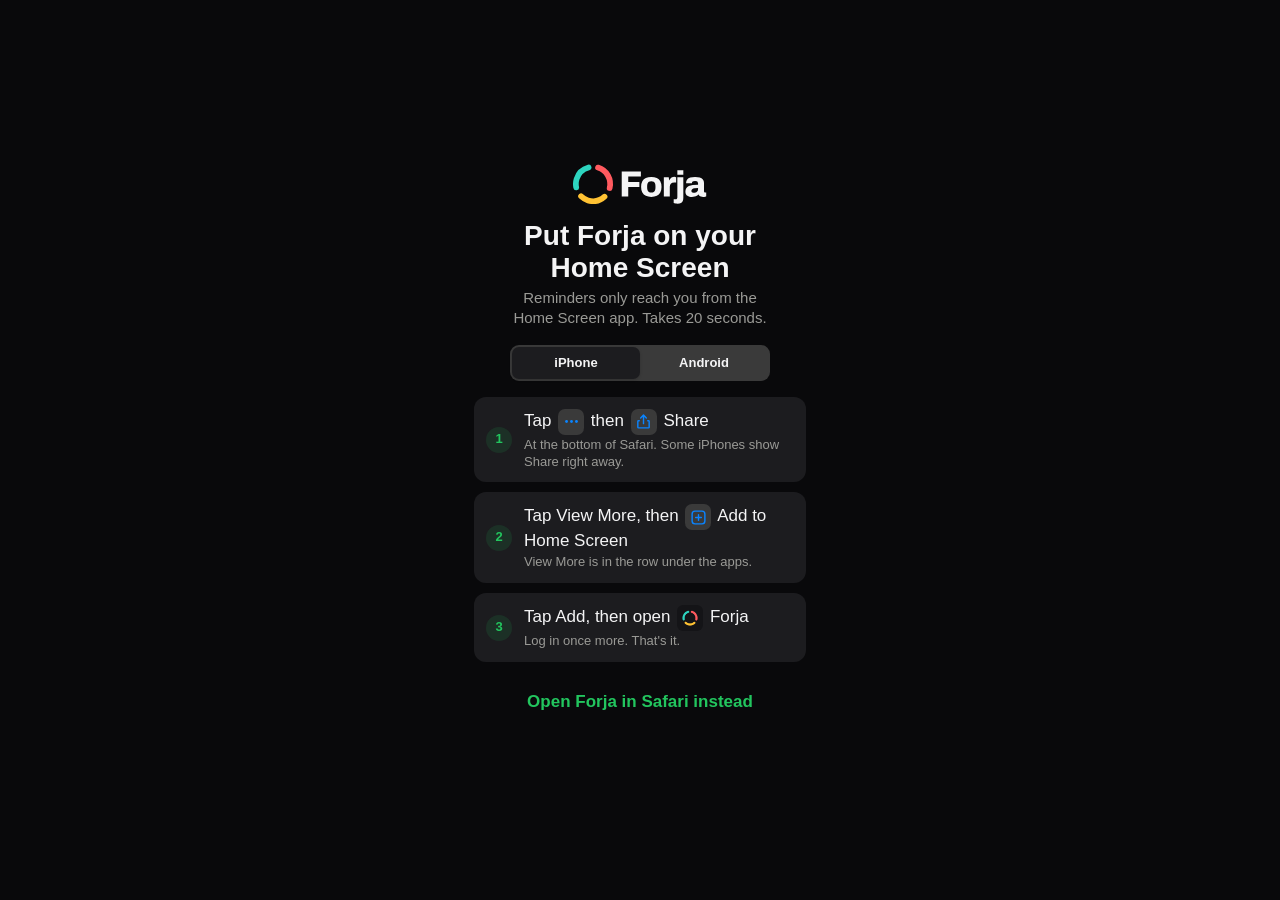
<file: install.html>
<!DOCTYPE html>
<html lang="en">
<head>
  <meta charset="UTF-8">
  <meta name="viewport" content="width=device-width, initial-scale=1, viewport-fit=cover">
  <title>Forja: add it to your Home Screen</title>
  <meta name="description" content="How to put Forja on your iPhone or Android Home Screen, in 20 seconds.">
  <meta property="og:type" content="website">
  <meta property="og:site_name" content="Forja">
  <meta property="og:url" content="https://getforja.app/install">
  <meta property="og:title" content="Forja: add it to your Home Screen">
  <meta property="og:description" content="How to put Forja on your iPhone or Android Home Screen, in 20 seconds.">
  <meta property="og:image" content="https://getforja.app/og-image.png?v=2">
  <meta property="og:image:width" content="1200">
  <meta property="og:image:height" content="630">
  <meta name="twitter:card" content="summary_large_image">
  <!-- getforja.app/install: the Home Screen steps as a page to send people
       (beta testers, the bio link). The same steps as the app's
       (home-screen-guide.js). Adding THIS page to the Home Screen must add
       the app: the manifest's start_url is the app, the icon is named
       Forja, and opened from the Home Screen it goes straight in. -->
  <script>
    try {
      if (navigator.standalone === true || window.matchMedia("(display-mode: standalone)").matches) location.replace("index.html");
      if (localStorage.getItem("forja-theme") === "light") document.documentElement.setAttribute("data-theme", "light");
    } catch (e) {}
  </script>
  <link rel="manifest" href="manifest.json">
  <meta name="theme-color" content="#22c55e">
  <link rel="apple-touch-icon" href="icons/apple-touch-icon.png">
  <link rel="icon" href="icons/favicon.svg" type="image/svg+xml">
  <link rel="icon" href="icons/favicon-32.png" sizes="32x32" type="image/png">
  <meta name="apple-mobile-web-app-capable" content="yes">
  <meta name="apple-mobile-web-app-title" content="Forja">
  <meta name="apple-mobile-web-app-status-bar-style" content="black-translucent">
  <link rel="stylesheet" href="style.css?v=37">
</head>
<body>
  <svg class="logo-sprite" aria-hidden="true" focusable="false">
    <symbol id="forja-ring" viewBox="8 8 84 84"><g transform="rotate(-73 50 50)"><circle cx="50" cy="50" r="36" fill="none" stroke="#ff5a5f" stroke-width="12" stroke-linecap="round" stroke-dasharray="54 172.2" stroke-dashoffset="0.0"/><circle cx="50" cy="50" r="36" fill="none" stroke="#ffc233" stroke-width="12" stroke-linecap="round" stroke-dasharray="54 172.2" stroke-dashoffset="-75.4"/><circle cx="50" cy="50" r="36" fill="none" stroke="#2dd4bf" stroke-width="12" stroke-linecap="round" stroke-dasharray="54 172.2" stroke-dashoffset="-150.8"/></g></symbol>
    <symbol id="forja-word" viewBox="0 0 233 92.1"><path fill="currentColor" d="M17.90 72.40L0 72.40L0 3.70L52.70 3.70L52.70 17.70L17.90 17.70L17.90 32.50L48.50 32.50L48.50 46.20L17.90 46.20L17.90 72.40ZM81.30 73.60L81.30 73.60Q72.50 73.60 66.25 70.60Q60.00 67.60 56.65 61.45Q53.30 55.30 53.30 46L53.30 46Q53.30 36.70 56.65 30.60Q60.00 24.50 66.25 21.50Q72.50 18.50 81.30 18.50L81.30 18.50Q90.20 18.50 96.45 21.50Q102.70 24.50 106.05 30.60Q109.40 36.70 109.40 46L109.40 46Q109.40 55.30 106.05 61.45Q102.70 67.60 96.45 70.60Q90.20 73.60 81.30 73.60ZM81.30 61.70L81.30 61.70Q85.40 61.70 87.95 60.10Q90.50 58.50 91.65 55.45Q92.80 52.40 92.80 47.90L92.80 47.90L92.80 44.20Q92.80 39.70 91.65 36.60Q90.50 33.50 87.95 31.95Q85.40 30.40 81.30 30.40L81.30 30.40Q77.30 30.40 74.75 31.95Q72.20 33.50 71.05 36.60Q69.90 39.70 69.90 44.20L69.90 44.20L69.90 47.90Q69.90 52.40 71.05 55.45Q72.20 58.50 74.75 60.10Q77.30 61.70 81.30 61.70ZM132.20 72.40L115.80 72.40L115.80 19.70L129.30 19.70L130.50 27.80L131.20 27.80Q132.40 25.10 134.15 22.95Q135.90 20.80 138.45 19.60Q141 18.40 144.10 18.40L144.10 18.40Q145.90 18.40 147.40 18.75Q148.90 19.10 149.60 19.50L149.60 19.50L149.60 33.80L144.40 33.80Q141.30 33.80 138.95 34.65Q136.60 35.50 135.10 37.25Q133.60 39.00 132.90 41.50Q132.20 44 132.20 47.30L132.20 47.30L132.20 72.40ZM169.40 12.60L153 12.60L153 0L169.40 0L169.40 12.60ZM153.50 92.10L153.50 92.10Q152 92.10 150.05 91.90Q148.10 91.70 146.15 91.30Q144.20 90.90 142.90 90.50L142.90 90.50L142.90 80.20L148 80.20Q150.60 80.20 151.80 78.75Q153 77.30 153 74.60L153 74.60L153 19.70L169.40 19.70L169.40 76.10Q169.40 81.10 167.85 84.70Q166.30 88.30 162.80 90.20Q159.30 92.10 153.50 92.10ZM192.80 73.60L192.80 73.60Q189.50 73.60 186.35 72.95Q183.20 72.30 180.65 70.65Q178.10 69 176.60 66.10Q175.10 63.20 175.10 58.80L175.10 58.80Q175.10 53.10 177.50 49.50Q179.90 45.90 184.45 43.85Q189 41.80 195.45 41Q201.90 40.20 209.90 40.20L209.90 40.20L209.90 36.90Q209.90 34.60 209 33.05Q208.10 31.50 206.35 30.65Q204.60 29.80 201.70 29.80L201.70 29.80Q199.10 29.80 197.15 30.40Q195.20 31 194.20 32.15Q193.20 33.30 193.20 34.90L193.20 34.90L193.20 35.80L177.20 35.80Q177.10 35.30 177.10 34.95Q177.10 34.60 177.10 34L177.10 34Q177.10 29.30 180.05 25.80Q183 22.30 188.50 20.40Q194 18.50 201.80 18.50L201.80 18.50Q209.10 18.50 214.55 20.30Q220 22.10 223.15 25.80Q226.30 29.50 226.30 35.50L226.30 35.50L226.30 58.00Q226.30 59.70 227.25 60.70Q228.20 61.70 229.60 61.70L229.60 61.70L233 61.70L233 71.80Q231.90 72.30 229.55 72.95Q227.20 73.60 223.90 73.60L223.90 73.60Q220.50 73.60 217.95 72.75Q215.40 71.90 213.75 70.35Q212.10 68.80 211.50 66.70L211.50 66.70L210.80 66.70Q208.90 68.70 206.35 70.30Q203.80 71.90 200.45 72.75Q197.10 73.60 192.80 73.60ZM198.90 62.30L198.90 62.30Q201.30 62.30 203.30 61.60Q205.30 60.90 206.75 59.65Q208.20 58.40 209.05 56.60Q209.90 54.80 209.90 52.70L209.90 52.70L209.90 49.20Q204.20 49.20 200.10 50Q196 50.80 193.80 52.50Q191.60 54.20 191.60 56.80L191.60 56.80Q191.60 58.70 192.55 59.95Q193.50 61.20 195.10 61.75Q196.70 62.30 198.90 62.30Z"/></symbol>
    <symbol id="forja-lockup" viewBox="0 0 367 110"><g transform="translate(0 0) scale(1.309524) translate(-8 -8)"><g transform="rotate(-73 50 50)"><circle cx="50" cy="50" r="36" fill="none" stroke="#ff5a5f" stroke-width="12" stroke-linecap="round" stroke-dasharray="54 172.2" stroke-dashoffset="0.0"/><circle cx="50" cy="50" r="36" fill="none" stroke="#ffc233" stroke-width="12" stroke-linecap="round" stroke-dasharray="54 172.2" stroke-dashoffset="-75.4"/><circle cx="50" cy="50" r="36" fill="none" stroke="#2dd4bf" stroke-width="12" stroke-linecap="round" stroke-dasharray="54 172.2" stroke-dashoffset="-150.8"/></g></g><path transform="translate(134 16.95)" fill="currentColor" d="M17.90 72.40L0 72.40L0 3.70L52.70 3.70L52.70 17.70L17.90 17.70L17.90 32.50L48.50 32.50L48.50 46.20L17.90 46.20L17.90 72.40ZM81.30 73.60L81.30 73.60Q72.50 73.60 66.25 70.60Q60.00 67.60 56.65 61.45Q53.30 55.30 53.30 46L53.30 46Q53.30 36.70 56.65 30.60Q60.00 24.50 66.25 21.50Q72.50 18.50 81.30 18.50L81.30 18.50Q90.20 18.50 96.45 21.50Q102.70 24.50 106.05 30.60Q109.40 36.70 109.40 46L109.40 46Q109.40 55.30 106.05 61.45Q102.70 67.60 96.45 70.60Q90.20 73.60 81.30 73.60ZM81.30 61.70L81.30 61.70Q85.40 61.70 87.95 60.10Q90.50 58.50 91.65 55.45Q92.80 52.40 92.80 47.90L92.80 47.90L92.80 44.20Q92.80 39.70 91.65 36.60Q90.50 33.50 87.95 31.95Q85.40 30.40 81.30 30.40L81.30 30.40Q77.30 30.40 74.75 31.95Q72.20 33.50 71.05 36.60Q69.90 39.70 69.90 44.20L69.90 44.20L69.90 47.90Q69.90 52.40 71.05 55.45Q72.20 58.50 74.75 60.10Q77.30 61.70 81.30 61.70ZM132.20 72.40L115.80 72.40L115.80 19.70L129.30 19.70L130.50 27.80L131.20 27.80Q132.40 25.10 134.15 22.95Q135.90 20.80 138.45 19.60Q141 18.40 144.10 18.40L144.10 18.40Q145.90 18.40 147.40 18.75Q148.90 19.10 149.60 19.50L149.60 19.50L149.60 33.80L144.40 33.80Q141.30 33.80 138.95 34.65Q136.60 35.50 135.10 37.25Q133.60 39.00 132.90 41.50Q132.20 44 132.20 47.30L132.20 47.30L132.20 72.40ZM169.40 12.60L153 12.60L153 0L169.40 0L169.40 12.60ZM153.50 92.10L153.50 92.10Q152 92.10 150.05 91.90Q148.10 91.70 146.15 91.30Q144.20 90.90 142.90 90.50L142.90 90.50L142.90 80.20L148 80.20Q150.60 80.20 151.80 78.75Q153 77.30 153 74.60L153 74.60L153 19.70L169.40 19.70L169.40 76.10Q169.40 81.10 167.85 84.70Q166.30 88.30 162.80 90.20Q159.30 92.10 153.50 92.10ZM192.80 73.60L192.80 73.60Q189.50 73.60 186.35 72.95Q183.20 72.30 180.65 70.65Q178.10 69 176.60 66.10Q175.10 63.20 175.10 58.80L175.10 58.80Q175.10 53.10 177.50 49.50Q179.90 45.90 184.45 43.85Q189 41.80 195.45 41Q201.90 40.20 209.90 40.20L209.90 40.20L209.90 36.90Q209.90 34.60 209 33.05Q208.10 31.50 206.35 30.65Q204.60 29.80 201.70 29.80L201.70 29.80Q199.10 29.80 197.15 30.40Q195.20 31 194.20 32.15Q193.20 33.30 193.20 34.90L193.20 34.90L193.20 35.80L177.20 35.80Q177.10 35.30 177.10 34.95Q177.10 34.60 177.10 34L177.10 34Q177.10 29.30 180.05 25.80Q183 22.30 188.50 20.40Q194 18.50 201.80 18.50L201.80 18.50Q209.10 18.50 214.55 20.30Q220 22.10 223.15 25.80Q226.30 29.50 226.30 35.50L226.30 35.50L226.30 58.00Q226.30 59.70 227.25 60.70Q228.20 61.70 229.60 61.70L229.60 61.70L233 61.70L233 71.80Q231.90 72.30 229.55 72.95Q227.20 73.60 223.90 73.60L223.90 73.60Q220.50 73.60 217.95 72.75Q215.40 71.90 213.75 70.35Q212.10 68.80 211.50 66.70L211.50 66.70L210.80 66.70Q208.90 68.70 206.35 70.30Q203.80 71.90 200.45 72.75Q197.10 73.60 192.80 73.60ZM198.90 62.30L198.90 62.30Q201.30 62.30 203.30 61.60Q205.30 60.90 206.75 59.65Q208.20 58.40 209.05 56.60Q209.90 54.80 209.90 52.70L209.90 52.70L209.90 49.20Q204.20 49.20 200.10 50Q196 50.80 193.80 52.50Q191.60 54.20 191.60 56.80L191.60 56.80Q191.60 58.70 192.55 59.95Q193.50 61.20 195.10 61.75Q196.70 62.30 198.90 62.30Z"/></symbol>
  </svg>

  <main class="card install-card">
    <div id="install-guide"></div>
    <a id="install-open-app" class="challenge-text-button install-open-app" href="#">Open Forja in Safari instead</a>
  </main>

  <script src="i18n.js?v=2"></script>
  <script src="i18n-guide-es.js?v=1"></script>
  <script src="home-screen-guide.js?v=1"></script>
  <script>
    (function () {
      const logo = '<div class="brand"><svg class="brand-logo" viewBox="0 0 367 110" role="img" aria-label="Forja"><use href="#forja-lockup"/></svg></div>';
      const box = document.getElementById("install-guide");
      const draw = () => (box.innerHTML = ForjaHomeGuide.html({ top: logo }));
      draw();
      box.addEventListener("click", (event) => ForjaHomeGuide.click(event, draw));
      // Set here, not in the tag: Netlify rewrites href="index.html" to "/",
      // which is the front page, not the app (fixed the same way on landing.html).
      const open = document.getElementById("install-open-app");
      open.href = "index.html";
      open.textContent = tr("Open Forja in {browser} instead", { browser: ForjaHomeGuide.browserName() });
      document.title = tr("Forja: add it to your Home Screen");
    })();
  </script>
</body>
</html>
</file>
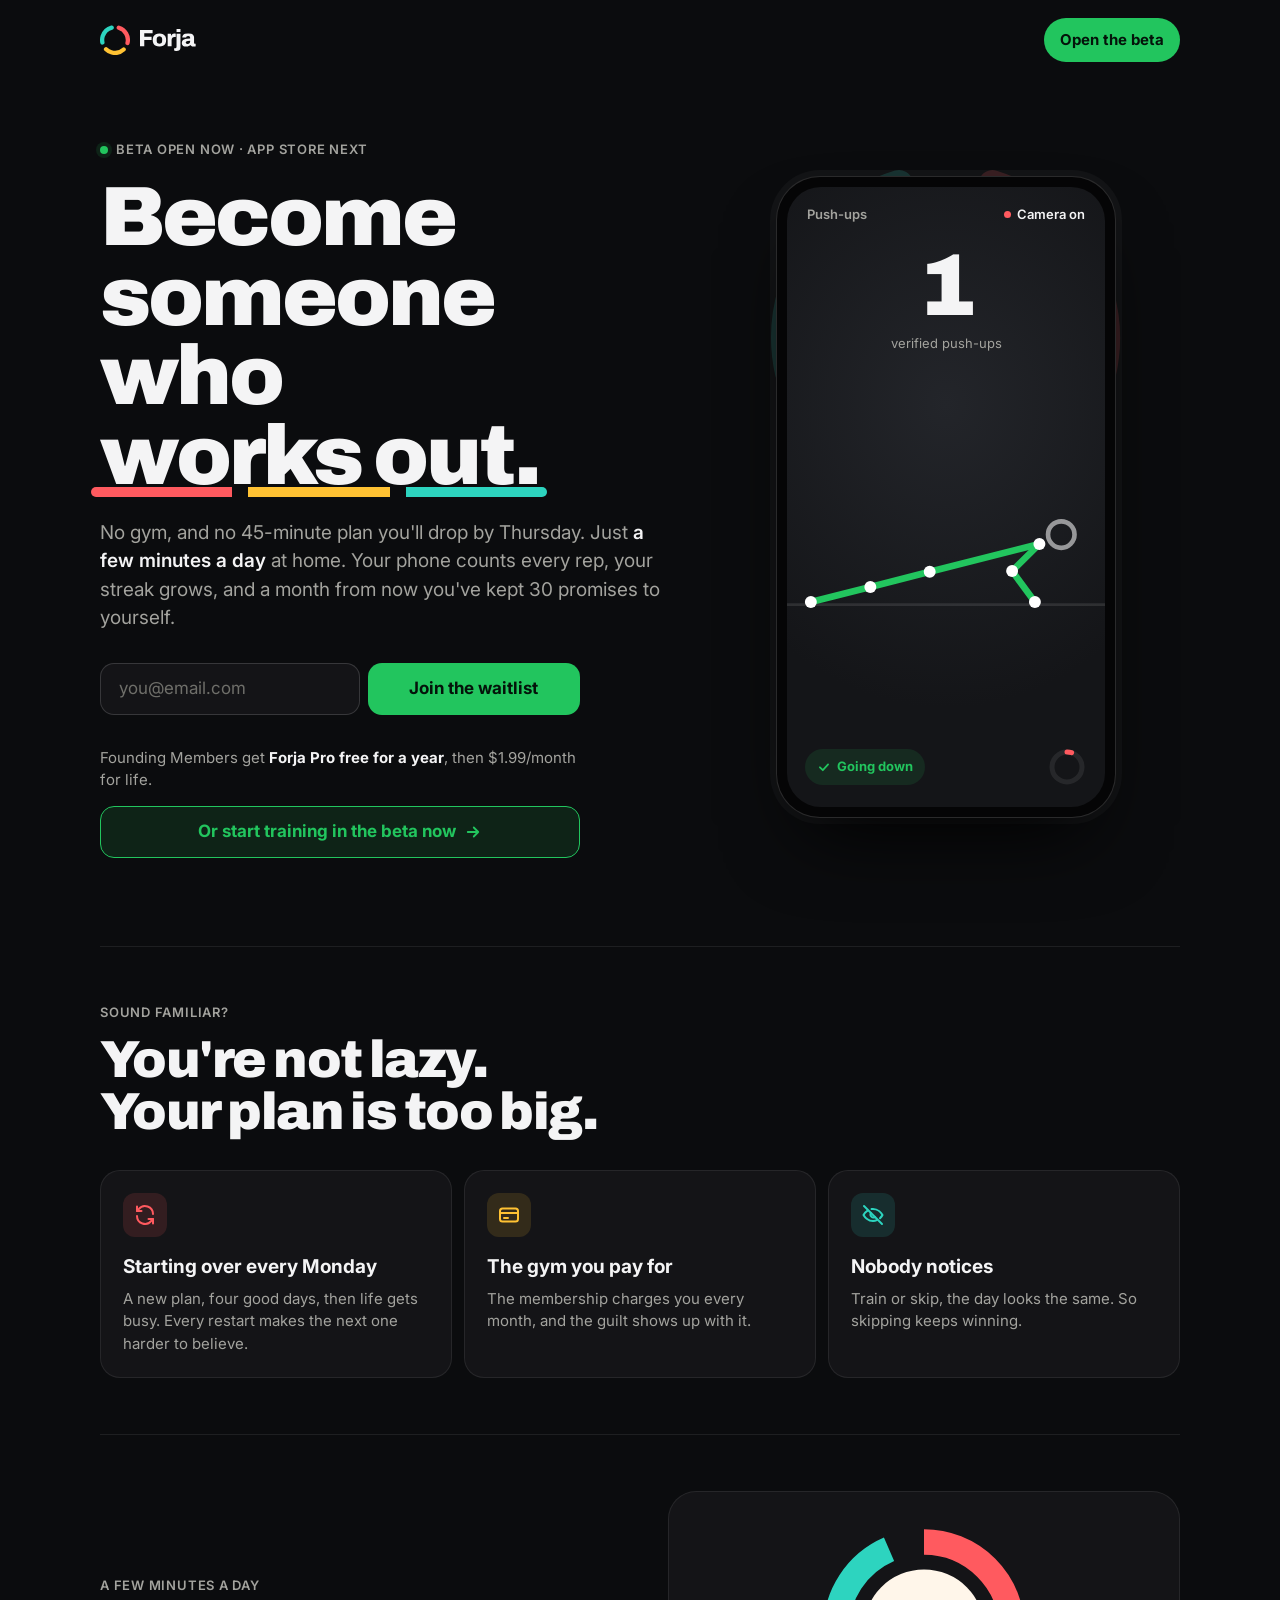
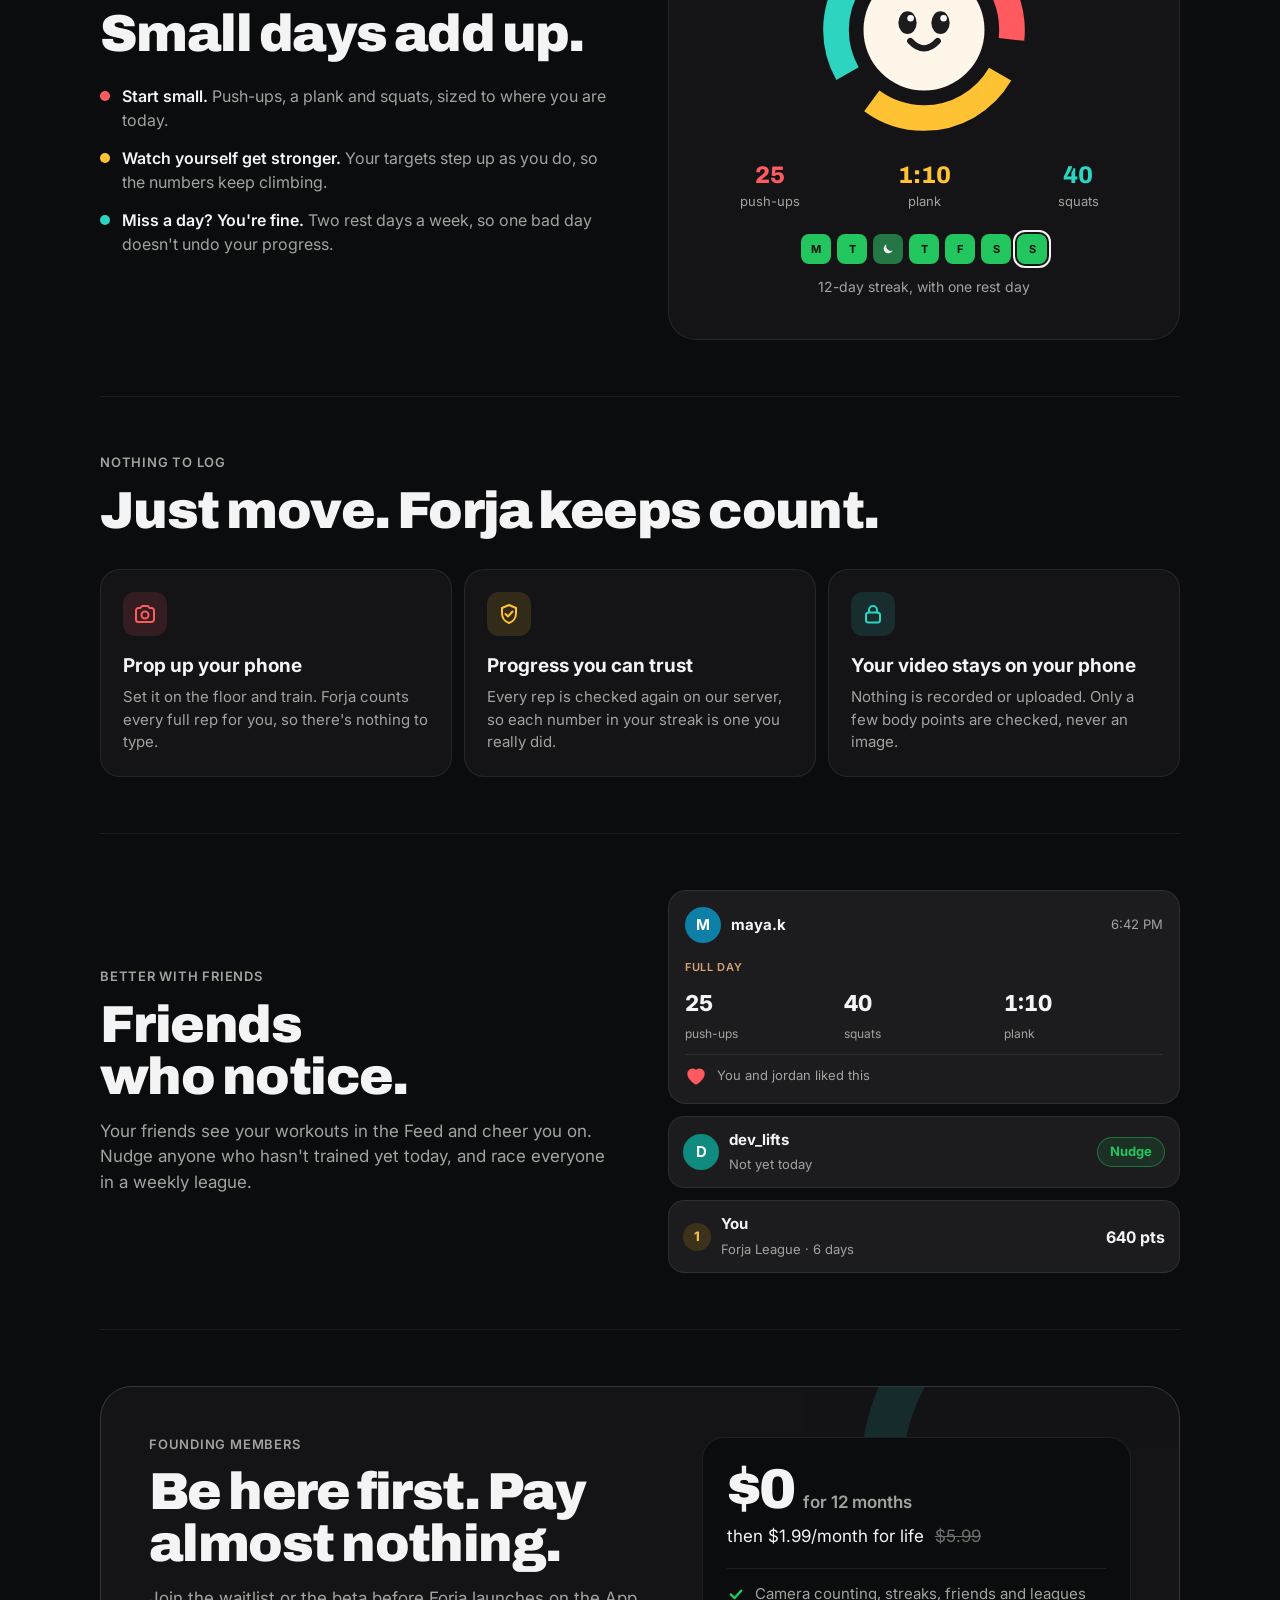
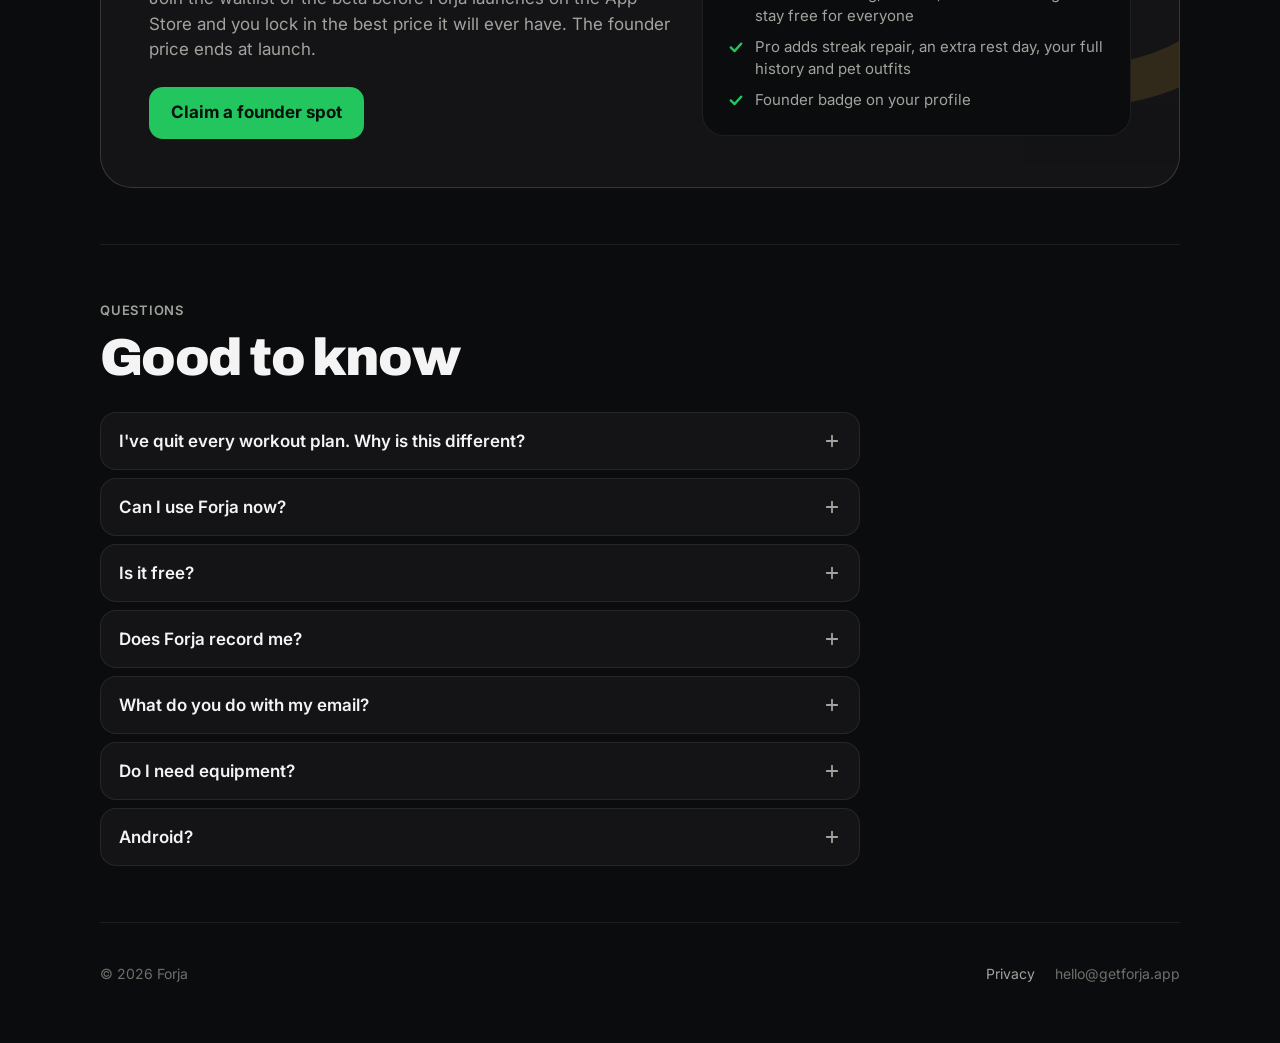
<file: landing.html>
<!DOCTYPE html>
<html lang="en">
<head>
  <meta charset="UTF-8">
  <meta name="viewport" content="width=device-width, initial-scale=1, viewport-fit=cover">
  <title>Forja: become someone who works out</title>
  <!-- getforja.app's front page. The app itself is index.html. People who
       already use the app never stay here: an installed Home Screen app, a
       signed-in or guest phone, an invite link (?i=) or a login/reset link
       go straight to the app, before anything is drawn. -->
  <script>
    (function () {
      var l = window.location;
      var toApp = /(^|[?&])(i|code)=/.test(l.search.slice(1)) ||
        /(access_token|refresh_token|type=recovery|error_description|error)=/.test(l.hash);
      try {
        if (window.matchMedia("(display-mode: standalone)").matches || window.navigator.standalone) toApp = true;
        if (localStorage.getItem("sb-wiixtjykewtqvpxqwtor-auth-token") || localStorage.getItem("streakfit-data")) toApp = true;
      } catch (e) {}
      if (toApp) l.replace("index.html" + l.search + l.hash);
    })();
  </script>
  <meta name="description" content="Stop starting over. A few minutes a day at home, your phone counts every rep, and your streak shows how far you've come. Join the waitlist: Founding Members get Forja Pro free for a year.">
  <meta property="og:type" content="website">
  <meta property="og:site_name" content="Forja">
  <meta property="og:url" content="https://getforja.app/">
  <meta property="og:title" content="Forja: become someone who works out">
  <meta property="og:description" content="Stop starting over. A few minutes a day at home, and your phone counts every rep.">
  <meta property="og:image" content="https://getforja.app/og-image.png?v=2">
  <meta property="og:image:width" content="1200">
  <meta property="og:image:height" content="630">
  <meta property="og:image:alt" content="The Forja pet inside its ring: become someone who works out">
  <meta name="twitter:card" content="summary_large_image">
  <link rel="manifest" href="manifest.json">
  <meta name="theme-color" content="#0b0c0e">
  <link rel="apple-touch-icon" href="icons/apple-touch-icon.png">
  <link rel="icon" href="icons/favicon.svg" type="image/svg+xml">
  <link rel="icon" href="icons/favicon-32.png" sizes="32x32" type="image/png">
  <link rel="preconnect" href="https://fonts.googleapis.com">
  <link rel="preconnect" href="https://fonts.gstatic.com" crossorigin>
  <link href="https://fonts.googleapis.com/css2?family=Archivo:wght@800;900&family=Inter:wght@400;500;600;700&display=swap" rel="stylesheet">
  <style>
  /* Layout: phone-first single column (most visitors arrive from TikTok/IG
     on a phone); from 880px the hero splits into pitch + live camera demo.
     One visual world: Forja's dark app, the three ring colors as the only
     ornament, green for every action. */
  :root {
    --bg: #0b0c0e;
    --panel: #141417;
    --panel-2: #1c1c1f;
    --line: #ffffff14;
    --line-strong: #ffffff26;
    --text: #f4f4f5;
    --text-2: #a3a39e;
    --text-3: #6f6f6a;
    --accent: #22c55e;
    --accent-press: #16a34a;
    --accent-tint: #22c55e1f;
    --red: #ff5a5f;
    --yellow: #ffc233;
    --teal: #2dd4bf;
    --violet: #7c5cff;
    --cream: #fff6ea;
    --ink: #1c1c1e;
    --font-display: "Archivo", "Inter", -apple-system, "Segoe UI", sans-serif;
    --font: "Inter", -apple-system, BlinkMacSystemFont, "Segoe UI", Roboto, sans-serif;
    color-scheme: dark;
  }
  * { box-sizing: border-box; }
  html { -webkit-text-size-adjust: 100%; }
  body {
    margin: 0;
    background: var(--bg);
    color: var(--text);
    font: 400 16px/1.5 var(--font);
    padding-left: max(16px, env(safe-area-inset-left, 0px));
    padding-right: max(16px, env(safe-area-inset-right, 0px));
    padding-block: 0 48px;
  }
  .wrap { max-width: 1080px; margin: 0 auto; }
  a { color: inherit; }
  button, input { font: inherit; }
  :focus-visible { outline: 3px solid var(--accent); outline-offset: 3px; border-radius: 8px; }


  /* ---------- nav ---------- */
  nav { display: flex; align-items: center; justify-content: space-between; gap: 16px; padding-block: 18px; }
  .lockup { display: inline-flex; align-items: center; gap: 10px; text-decoration: none; }
  .lockup svg.mark { width: 30px; height: 30px; }
  .lockup svg.word { height: 22px; width: auto; }
  .nav-link {
    display: inline-flex; align-items: center; min-height: 44px; padding: 0 16px;
    border-radius: 999px; background: var(--accent);
    font-size: 15px; font-weight: 700; text-decoration: none; color: #04130a;
  }
  .nav-link:active { background: var(--accent-press); }

  /* ---------- hero ---------- */
  .hero { display: grid; gap: 40px; padding-block: 28px 56px; align-items: center; }
  @media (min-width: 880px) { .hero { grid-template-columns: 1.1fr 0.9fr; padding-block: 56px 88px; } }
  .eyebrow {
    display: inline-flex; align-items: center; gap: 8px; margin: 0 0 18px;
    font-size: 13px; font-weight: 600; letter-spacing: 0.06em; text-transform: uppercase; color: var(--text-2);
  }
  .eyebrow i { width: 8px; height: 8px; border-radius: 50%; background: var(--accent); box-shadow: 0 0 0 4px var(--accent-tint); }
  h1 {
    margin: 0; font-family: var(--font-display); font-weight: 900;
    font-size: clamp(44px, 10.5vw, 84px); line-height: 0.95; letter-spacing: -0.035em; text-wrap: balance;
  }
  h1 .hl { position: relative; white-space: nowrap; }
  h1 .hl::after {
    content: ""; position: absolute; left: -2%; right: -2%; bottom: 0.06em; height: 0.12em; border-radius: 99px;
    background: linear-gradient(90deg, var(--red) 0 31%, transparent 31% 34.5%, var(--yellow) 34.5% 65.5%, transparent 65.5% 69%, var(--teal) 69%);
  }
  .lede { margin: 22px 0 0; max-width: 33em; font-size: clamp(17px, 2.2vw, 19px); line-height: 1.5; color: var(--text-2); }
  .lede b { color: var(--text); font-weight: 600; }

  .join { margin-top: 30px; max-width: 480px; }
  .join form { display: flex; gap: 8px; flex-wrap: wrap; }
  .join label { position: absolute; width: 1px; height: 1px; overflow: hidden; clip: rect(0 0 0 0); }
  .join input {
    flex: 1 1 220px; min-width: 0; min-height: 52px; padding: 0 18px;
    border: 1px solid var(--line-strong); border-radius: 14px; background: var(--panel); color: var(--text); font-size: 17px;
  }
  .join input::placeholder { color: var(--text-3); }
  .join input[aria-invalid="true"] { border-color: var(--red); }
  .btn {
    flex: 1 0 auto; min-height: 52px; padding: 0 22px; border: 0; border-radius: 14px; cursor: pointer;
    background: var(--accent); color: #04130a; font-size: 17px; font-weight: 700;
  }
  .btn:active { background: var(--accent-press); }
  .form-error { min-height: 20px; margin: 8px 0 0; font-size: 14px; color: var(--red); }
  .founder-line { margin: 4px 0 0; font-size: 15px; color: var(--text-2); }
  .founder-line b { color: var(--text); }
  .beta-link {
    display: flex; align-items: center; justify-content: center; gap: 8px; min-height: 52px; margin-top: 14px;
    border: 1.5px solid var(--accent); border-radius: 14px; background: var(--accent-tint);
    font-size: 17px; font-weight: 700; color: var(--accent); text-decoration: none;
  }
  .beta-link:active { background: #22c55e33; }
  .beta-link svg { width: 18px; height: 18px; }

  /* after joining */
  .joined { display: grid; gap: 14px; padding: 20px; border-radius: 20px; background: var(--panel); border: 1px solid var(--line); }
  .joined-top { display: flex; align-items: center; gap: 14px; }
  .joined-top svg { width: 56px; height: 56px; flex-shrink: 0; }
  .joined h2 { margin: 0; font: 800 22px/1.15 var(--font-display); letter-spacing: -0.01em; }
  .joined p { margin: 2px 0 0; color: var(--text-2); font-size: 15px; }
  .place { font-variant-numeric: tabular-nums; color: var(--text); font-weight: 700; }
  .ref { display: flex; gap: 8px; }
  .ref code {
    flex: 1; min-width: 0; display: flex; align-items: center; padding: 0 14px; min-height: 48px; border-radius: 12px;
    background: var(--bg); border: 1px solid var(--line); font: 500 15px var(--font); color: var(--text);
    overflow: hidden; text-overflow: ellipsis; white-space: nowrap;
  }
  .btn.small { min-height: 48px; padding: 0 18px; font-size: 15px; border-radius: 12px; }

  /* ---------- the camera demo ---------- */
  /* Narrower on phones so the faint ring behind it stays on screen. */
  .demo { position: relative; justify-self: center; width: min(100% - 64px, 340px); }
  .demo-ring { position: absolute; inset: -6% -9%; pointer-events: none; opacity: 0.16; }
  .phone {
    position: relative; aspect-ratio: 9 / 17; border-radius: 44px; padding: 10px;
    background: #050506; border: 1px solid var(--line-strong);
    box-shadow: 0 40px 80px -30px #000, 0 0 0 6px #ffffff08;
  }
  .screen {
    position: relative; height: 100%; border-radius: 34px; overflow: hidden;
    background: radial-gradient(120% 70% at 50% 35%, #23252a 0%, #141518 70%);
    display: flex; flex-direction: column;
  }
  .screen-top { display: flex; justify-content: space-between; align-items: center; padding: 18px 20px 0; font-size: 13px; font-weight: 600; color: var(--text-2); }
  .live { display: inline-flex; align-items: center; gap: 6px; color: var(--text); }
  .live i { width: 7px; height: 7px; border-radius: 50%; background: var(--red); animation: blink 1.4s infinite; }
  @keyframes blink { 50% { opacity: 0.25; } }
  .count-wrap { text-align: center; padding-top: 18px; }
  .count { display: block; font: 900 88px/1 var(--font-display); letter-spacing: -0.04em; font-variant-numeric: tabular-nums; }
  .count.bump { animation: bump 0.32s cubic-bezier(.3, 1.6, .5, 1); }
  @keyframes bump { 40% { transform: scale(1.12); color: var(--accent); } }
  .count-label { font-size: 13px; color: var(--text-2); }
  .stage { flex: 1; position: relative; }
  .stage svg { position: absolute; inset: 0; width: 100%; height: 100%; }
  .screen-bottom { display: flex; align-items: center; justify-content: space-between; gap: 10px; padding: 0 18px 20px; }
  .verified {
    display: inline-flex; align-items: center; gap: 6px; padding: 8px 12px; border-radius: 999px;
    background: var(--accent-tint); color: var(--accent); font-size: 13px; font-weight: 700;
  }
  .verified svg { width: 14px; height: 14px; }
  .mini-ring { width: 40px; height: 40px; }
  .state-line { font-size: 13px; color: var(--text-2); }

  /* ---------- sections ---------- */
  section { padding-block: 56px; border-top: 1px solid var(--line); }
  .kicker { margin: 0 0 12px; font-size: 13px; font-weight: 600; letter-spacing: 0.06em; text-transform: uppercase; color: var(--text-2); }
  h2.big { margin: 0; font: 900 clamp(32px, 6.4vw, 52px)/1 var(--font-display); letter-spacing: -0.03em; text-wrap: balance; max-width: 16em; }
  .sub { margin: 16px 0 0; max-width: 36em; color: var(--text-2); font-size: 17px; }

  .proof { display: grid; gap: 12px; margin-top: 32px; }
  @media (min-width: 760px) { .proof { grid-template-columns: repeat(3, 1fr); } }
  .proof article { padding: 22px; border-radius: 20px; background: var(--panel); border: 1px solid var(--line); }
  .proof .icon { width: 44px; height: 44px; border-radius: 12px; display: grid; place-items: center; margin-bottom: 16px; }
  .proof .icon svg { width: 24px; height: 24px; }
  .proof h3 { margin: 0 0 6px; font-size: 19px; font-weight: 700; }
  .proof p { margin: 0; color: var(--text-2); font-size: 15px; }

  .split { display: grid; gap: 32px; align-items: center; }
  @media (min-width: 880px) { .split { grid-template-columns: 1fr 1fr; gap: 56px; } }

  /* ring section */
  .ring-card { padding: 28px; border-radius: 28px; background: var(--panel); border: 1px solid var(--line); display: grid; gap: 22px; justify-items: center; }
  .ring-big { width: min(220px, 60vw); height: auto; }
  .ring-stats { display: grid; grid-template-columns: repeat(3, 1fr); gap: 8px; width: 100%; text-align: center; }
  .ring-stats b { display: block; font: 800 24px var(--font-display); font-variant-numeric: tabular-nums; }
  .ring-stats span { font-size: 13px; color: var(--text-2); }
  .ring-stats .r b { color: var(--red); } .ring-stats .y b { color: var(--yellow); } .ring-stats .t b { color: var(--teal); }
  .streak-row { display: flex; gap: 6px; }
  .streak-row span { width: 30px; height: 30px; border-radius: 8px; background: #22c55e; display: grid; place-items: center; font-size: 11px; font-weight: 700; color: #04130a; }
  .streak-row span.rest { background: #247644; color: var(--text); }
  .streak-row span.rest svg { width: 14px; height: 14px; }
  .streak-row span.today { outline: 2px solid var(--text); outline-offset: 2px; }
  .streak-caption { font-size: 14px; color: var(--text-2); margin-top: -10px; }
  .points { display: grid; gap: 14px; margin: 24px 0 0; padding: 0; list-style: none; }
  .points li { display: flex; gap: 12px; color: var(--text-2); font-size: 16px; }
  .points li b { color: var(--text); font-weight: 600; }
  .dot { flex-shrink: 0; width: 10px; height: 10px; margin-top: 7px; border-radius: 50%; }

  /* friends section */
  .social { display: grid; gap: 12px; }
  .feed-card { padding: 16px; border-radius: 18px; background: var(--panel-2); border: 1px solid var(--line); display: grid; gap: 10px; }
  .fc-head { display: flex; align-items: center; gap: 10px; }
  .av { width: 36px; height: 36px; border-radius: 50%; display: grid; place-items: center; color: #fff; font-weight: 700; font-size: 15px; flex-shrink: 0; }
  .fc-name { flex: 1; font-weight: 700; font-size: 15px; }
  .fc-time { font-size: 13px; color: var(--text-2); }
  .fc-kind { font-size: 11px; font-weight: 600; letter-spacing: 0.06em; text-transform: uppercase; color: #d4a373; }
  .fc-stats { display: grid; grid-template-columns: repeat(3, 1fr); }
  .fc-stats b { display: block; font-size: 22px; font-weight: 800; font-variant-numeric: tabular-nums; }
  .fc-stats span { font-size: 12px; color: var(--text-2); }
  .fc-foot { display: flex; align-items: center; gap: 10px; padding-top: 10px; border-top: 1px solid var(--line); font-size: 13px; color: var(--text-2); }
  .fc-foot svg { width: 22px; height: 22px; color: var(--red); }
  .row-card { display: flex; align-items: center; gap: 10px; padding: 12px 14px; border-radius: 16px; background: var(--panel-2); border: 1px solid var(--line); }
  .row-card .who { flex: 1; min-width: 0; }
  .row-card .who b { display: block; font-size: 15px; }
  .row-card .who span { font-size: 13px; color: var(--text-2); }
  .pill { display: inline-flex; align-items: center; min-height: 30px; padding: 0 12px; border-radius: 999px; font-size: 13px; font-weight: 700; color: var(--accent); background: var(--accent-tint); border: 1px solid #22c55e73; }
  .medal { width: 28px; height: 28px; border-radius: 50%; display: grid; place-items: center; font-weight: 800; font-size: 13px; background: #c08a1233; color: #f0c04a; }
  .pts { font-weight: 700; font-variant-numeric: tabular-nums; }

  /* founder offer */
  .offer {
    position: relative; overflow: hidden; display: grid; gap: 28px; padding: clamp(24px, 5vw, 48px);
    border-radius: 32px; background: var(--panel); border: 1px solid var(--line-strong);
  }
  @media (min-width: 880px) { .offer { grid-template-columns: 1.1fr 0.9fr; align-items: center; } }
  .offer-ring { position: absolute; width: 520px; right: -170px; top: -170px; opacity: 0.12; pointer-events: none; }
  .price { position: relative; display: grid; gap: 6px; padding: 24px; border-radius: 22px; background: var(--bg); border: 1px solid var(--line); }
  .price .now { font: 900 56px/1 var(--font-display); letter-spacing: -0.03em; }
  .price .now small { font: 600 17px var(--font); letter-spacing: 0; color: var(--text-2); }
  .price .then { font-size: 17px; color: var(--text); }
  .price .then s { color: var(--text-3); margin-left: 6px; }
  .price ul { margin: 12px 0 0; padding: 14px 0 0; border-top: 1px solid var(--line); list-style: none; display: grid; gap: 8px; font-size: 15px; color: var(--text-2); }
  .price li { display: flex; gap: 10px; }
  .price li svg { width: 18px; height: 18px; flex-shrink: 0; margin-top: 2px; color: var(--accent); }
  .offer .btn { margin-top: 24px; }

  /* faq */
  .faq { display: grid; gap: 8px; margin-top: 28px; max-width: 760px; }
  details { border-radius: 16px; background: var(--panel); border: 1px solid var(--line); }
  summary { display: flex; align-items: center; justify-content: space-between; gap: 12px; min-height: 56px; padding: 0 18px; cursor: pointer; font-weight: 600; font-size: 17px; list-style: none; }
  summary::-webkit-details-marker { display: none; }
  summary svg { width: 18px; height: 18px; color: var(--text-2); transition: transform 0.2s; flex-shrink: 0; }
  details[open] summary svg { transform: rotate(45deg); }
  details p { margin: 0; padding: 0 18px 18px; color: var(--text-2); font-size: 16px; max-width: 40em; }

  footer { display: flex; flex-wrap: wrap; gap: 8px 20px; align-items: center; justify-content: space-between; padding-top: 28px; border-top: 1px solid var(--line); font-size: 14px; color: var(--text-3); }
  footer a { display: inline-flex; align-items: center; min-height: 44px; color: var(--text-2); text-decoration: none; }
  footer nav { padding: 0; gap: 20px; }

  @media (prefers-reduced-motion: reduce) {
    .live i, .count.bump { animation: none; }
    summary svg { transition: none; }
  }

  /* ---------- real-page additions ---------- */
  .hp { position: absolute; left: -10000px; width: 1px; height: 1px; overflow: hidden; }
  .btn:disabled { opacity: 0.6; cursor: default; }
  .ref-actions { display: flex; gap: 8px; }
  .ref-actions .btn { flex: 1 1 0; }
  .btn.ghost { background: none; color: var(--text); border: 1px solid var(--line-strong); }
  .joined .fine { font-size: 13px; color: var(--text-3); margin: 0; }
  </style>
</head>
<body>
<div class="wrap">
  <nav aria-label="Main">
    <a class="lockup" href="./" aria-label="Forja home">
      <svg class="mark" viewBox="8 8 84 84" aria-hidden="true"><g transform="rotate(-73 50 50)"><circle cx="50" cy="50" r="36" fill="none" stroke="#ff5a5f" stroke-width="12" stroke-linecap="round" stroke-dasharray="54 172.2"/><circle cx="50" cy="50" r="36" fill="none" stroke="#ffc233" stroke-width="12" stroke-linecap="round" stroke-dasharray="54 172.2" stroke-dashoffset="-75.4"/><circle cx="50" cy="50" r="36" fill="none" stroke="#2dd4bf" stroke-width="12" stroke-linecap="round" stroke-dasharray="54 172.2" stroke-dashoffset="-150.8"/></g></svg>
      <svg class="word" viewBox="0 0 233 92.1" aria-hidden="true"><path fill="#f4f4f5" d="M17.90 72.40L0 72.40L0 3.70L52.70 3.70L52.70 17.70L17.90 17.70L17.90 32.50L48.50 32.50L48.50 46.20L17.90 46.20L17.90 72.40ZM81.30 73.60L81.30 73.60Q72.50 73.60 66.25 70.60Q60.00 67.60 56.65 61.45Q53.30 55.30 53.30 46L53.30 46Q53.30 36.70 56.65 30.60Q60.00 24.50 66.25 21.50Q72.50 18.50 81.30 18.50L81.30 18.50Q90.20 18.50 96.45 21.50Q102.70 24.50 106.05 30.60Q109.40 36.70 109.40 46L109.40 46Q109.40 55.30 106.05 61.45Q102.70 67.60 96.45 70.60Q90.20 73.60 81.30 73.60ZM81.30 61.70L81.30 61.70Q85.40 61.70 87.95 60.10Q90.50 58.50 91.65 55.45Q92.80 52.40 92.80 47.90L92.80 47.90L92.80 44.20Q92.80 39.70 91.65 36.60Q90.50 33.50 87.95 31.95Q85.40 30.40 81.30 30.40L81.30 30.40Q77.30 30.40 74.75 31.95Q72.20 33.50 71.05 36.60Q69.90 39.70 69.90 44.20L69.90 44.20L69.90 47.90Q69.90 52.40 71.05 55.45Q72.20 58.50 74.75 60.10Q77.30 61.70 81.30 61.70ZM132.20 72.40L115.80 72.40L115.80 19.70L129.30 19.70L130.50 27.80L131.20 27.80Q132.40 25.10 134.15 22.95Q135.90 20.80 138.45 19.60Q141 18.40 144.10 18.40L144.10 18.40Q145.90 18.40 147.40 18.75Q148.90 19.10 149.60 19.50L149.60 19.50L149.60 33.80L144.40 33.80Q141.30 33.80 138.95 34.65Q136.60 35.50 135.10 37.25Q133.60 39.00 132.90 41.50Q132.20 44 132.20 47.30L132.20 47.30L132.20 72.40ZM169.40 12.60L153 12.60L153 0L169.40 0L169.40 12.60ZM153.50 92.10L153.50 92.10Q152 92.10 150.05 91.90Q148.10 91.70 146.15 91.30Q144.20 90.90 142.90 90.50L142.90 90.50L142.90 80.20L148 80.20Q150.60 80.20 151.80 78.75Q153 77.30 153 74.60L153 74.60L153 19.70L169.40 19.70L169.40 76.10Q169.40 81.10 167.85 84.70Q166.30 88.30 162.80 90.20Q159.30 92.10 153.50 92.10ZM192.80 73.60L192.80 73.60Q189.50 73.60 186.35 72.95Q183.20 72.30 180.65 70.65Q178.10 69 176.60 66.10Q175.10 63.20 175.10 58.80L175.10 58.80Q175.10 53.10 177.50 49.50Q179.90 45.90 184.45 43.85Q189 41.80 195.45 41Q201.90 40.20 209.90 40.20L209.90 40.20L209.90 36.90Q209.90 34.60 209 33.05Q208.10 31.50 206.35 30.65Q204.60 29.80 201.70 29.80L201.70 29.80Q199.10 29.80 197.15 30.40Q195.20 31 194.20 32.15Q193.20 33.30 193.20 34.90L193.20 34.90L193.20 35.80L177.20 35.80Q177.10 35.30 177.10 34.95Q177.10 34.60 177.10 34L177.10 34Q177.10 29.30 180.05 25.80Q183 22.30 188.50 20.40Q194 18.50 201.80 18.50L201.80 18.50Q209.10 18.50 214.55 20.30Q220 22.10 223.15 25.80Q226.30 29.50 226.30 35.50L226.30 35.50L226.30 58.00Q226.30 59.70 227.25 60.70Q228.20 61.70 229.60 61.70L229.60 61.70L233 61.70L233 71.80Q231.90 72.30 229.55 72.95Q227.20 73.60 223.90 73.60L223.90 73.60Q220.50 73.60 217.95 72.75Q215.40 71.90 213.75 70.35Q212.10 68.80 211.50 66.70L211.50 66.70L210.80 66.70Q208.90 68.70 206.35 70.30Q203.80 71.90 200.45 72.75Q197.10 73.60 192.80 73.60ZM198.90 62.30L198.90 62.30Q201.30 62.30 203.30 61.60Q205.30 60.90 206.75 59.65Q208.20 58.40 209.05 56.60Q209.90 54.80 209.90 52.70L209.90 52.70L209.90 49.20Q204.20 49.20 200.10 50Q196 50.80 193.80 52.50Q191.60 54.20 191.60 56.80L191.60 56.80Q191.60 58.70 192.55 59.95Q193.50 61.20 195.10 61.75Q196.70 62.30 198.90 62.30Z"/></svg>
    </a>
    <a class="nav-link" href="index.html" data-app>Open the beta</a>
  </nav>

  <!-- ---------- hero ---------- -->
  <header class="hero" id="top">
    <div>
      <p class="eyebrow"><i></i>Beta open now · App Store next</p>
      <h1>Become someone who <span class="hl">works out.</span></h1>
      <p class="lede">No gym, and no 45-minute plan you'll drop by Thursday. Just <b>a few minutes a day</b> at home. Your phone counts every rep, your streak grows, and a month from now you've kept 30 promises to yourself.</p>

      <div class="join" id="join">
        <form id="join-form" novalidate>
          <label for="email">Email address</label>
          <input id="email" name="email" type="email" inputmode="email" autocomplete="email" placeholder="you@email.com" aria-describedby="form-error" maxlength="254">
          <!-- Hidden from people; bots that fill every box fill this too. -->
          <div class="hp" aria-hidden="true"><label for="website">Website</label><input id="website" name="website" type="text" tabindex="-1" autocomplete="off"></div>
          <button class="btn" type="submit" id="join-button">Join the waitlist</button>
        </form>
        <p class="form-error" id="form-error" role="alert"></p>
        <p class="founder-line">Founding Members get <b>Forja Pro free for a year</b>, then $1.99/month for life.</p>
        <a class="beta-link" href="index.html" data-app>Or start training in the beta now
          <svg viewBox="0 0 24 24" fill="none" stroke="currentColor" stroke-width="2.4" stroke-linecap="round" stroke-linejoin="round" aria-hidden="true"><path d="M5 12h14M13 6l6 6-6 6"/></svg></a>
      </div>
    </div>

    <div class="demo" role="img" aria-label="Forja's camera counting push-ups">
      <svg class="demo-ring" viewBox="0 0 100 100" aria-hidden="true"><g transform="rotate(-73 50 50)"><circle cx="50" cy="50" r="40" fill="none" stroke="#ff5a5f" stroke-width="7" stroke-linecap="round" stroke-dasharray="60 191.3"/><circle cx="50" cy="50" r="40" fill="none" stroke="#ffc233" stroke-width="7" stroke-linecap="round" stroke-dasharray="60 191.3" stroke-dashoffset="-83.8"/><circle cx="50" cy="50" r="40" fill="none" stroke="#2dd4bf" stroke-width="7" stroke-linecap="round" stroke-dasharray="60 191.3" stroke-dashoffset="-167.6"/></g></svg>
      <div class="phone" aria-hidden="true">
        <div class="screen">
          <div class="screen-top"><span>Push-ups</span><span class="live"><i></i>Camera on</span></div>
          <div class="count-wrap"><span class="count" id="count">0</span><span class="count-label">verified push-ups</span></div>
          <div class="stage">
            <svg viewBox="34 64 240 110" preserveAspectRatio="xMidYMid meet">
              <line x1="34" y1="160" x2="274" y2="160" stroke="#ffffff1a" stroke-width="2"/>
              <g id="figure" fill="none" stroke-linecap="round" stroke-linejoin="round"></g>
            </svg>
          </div>
          <div class="screen-bottom">
            <span class="verified"><svg viewBox="0 0 24 24" fill="none" stroke="currentColor" stroke-width="3" stroke-linecap="round" stroke-linejoin="round"><path d="M5 12.5l5 5 9-10"/></svg><span id="state">Full rep</span></span>
            <svg class="mini-ring" viewBox="0 0 40 40"><circle cx="20" cy="20" r="15" fill="none" stroke="#ffffff14" stroke-width="5"/><circle id="mini-fill" cx="20" cy="20" r="15" fill="none" stroke="#ff5a5f" stroke-width="5" stroke-linecap="round" stroke-dasharray="0 94.2" transform="rotate(-90 20 20)"/></svg>
          </div>
        </div>
      </div>
    </div>
  </header>

  <!-- ---------- sound familiar ---------- -->
  <section aria-labelledby="pain-title">
    <p class="kicker">Sound familiar?</p>
    <h2 class="big" id="pain-title">You're not lazy. Your plan is too big.</h2>
    <div class="proof">
      <article>
        <div class="icon" style="background:#ff5a5f22;color:var(--red)"><svg viewBox="0 0 24 24" fill="none" stroke="currentColor" stroke-width="2" stroke-linecap="round" stroke-linejoin="round" aria-hidden="true"><path d="M20 11a8 8 0 0 0-14.3-4.9L4 8"/><path d="M4 3.5V8h4.5"/><path d="M4 13a8 8 0 0 0 14.3 4.9L20 16"/><path d="M20 20.5V16h-4.5"/></svg></div>
        <h3>Starting over every Monday</h3>
        <p>A new plan, four good days, then life gets busy. Every restart makes the next one harder to believe.</p>
      </article>
      <article>
        <div class="icon" style="background:#ffc23322;color:var(--yellow)"><svg viewBox="0 0 24 24" fill="none" stroke="currentColor" stroke-width="2" stroke-linecap="round" stroke-linejoin="round" aria-hidden="true"><rect x="3" y="5.5" width="18" height="13" rx="2.5"/><path d="M3 10h18"/><path d="M7 15h4"/></svg></div>
        <h3>The gym you pay for</h3>
        <p>The membership charges you every month, and the guilt shows up with it.</p>
      </article>
      <article>
        <div class="icon" style="background:#2dd4bf22;color:var(--teal)"><svg viewBox="0 0 24 24" fill="none" stroke="currentColor" stroke-width="2" stroke-linecap="round" stroke-linejoin="round" aria-hidden="true"><path d="M3 3l18 18"/><path d="M10.6 6.1A9.7 9.7 0 0 1 12 6c5 0 8.5 4.2 9.5 6-.4.8-1.3 2-2.5 3.2"/><path d="M6.6 7.6C4.6 8.9 3.1 10.8 2.5 12c1 1.8 4.5 6 9.5 6 1.4 0 2.7-.3 3.9-.9"/><path d="M9.9 10a3 3 0 0 0 4.1 4.1"/></svg></div>
        <h3>Nobody notices</h3>
        <p>Train or skip, the day looks the same. So skipping keeps winning.</p>
      </article>
    </div>
  </section>

  <!-- ---------- one ring a day ---------- -->
  <section aria-labelledby="ring-title">
    <div class="split">
      <div>
        <p class="kicker">A few minutes a day</p>
        <h2 class="big" id="ring-title">Small days add up.</h2>
        <ul class="points">
          <li><span class="dot" style="background:var(--red)"></span><span><b>Start small.</b> Push-ups, a plank and squats, sized to where you are today.</span></li>
          <li><span class="dot" style="background:var(--yellow)"></span><span><b>Watch yourself get stronger.</b> Your targets step up as you do, so the numbers keep climbing.</span></li>
          <li><span class="dot" style="background:var(--teal)"></span><span><b>Miss a day? You're fine.</b> Two rest days a week, so one bad day doesn't undo your progress.</span></li>
        </ul>
      </div>
      <div class="ring-card">
        <svg class="ring-big" viewBox="0 0 120 120" aria-hidden="true">
          <g transform="rotate(-90 60 60)">
            <circle cx="60" cy="60" r="48" fill="none" stroke="#ff5a5f" stroke-width="14" stroke-dasharray="80.5 221.1"/>
            <circle cx="60" cy="60" r="48" fill="none" stroke="#ffc233" stroke-width="14" stroke-dasharray="80.5 221.1" stroke-dashoffset="-100.5"/>
            <circle cx="60" cy="60" r="48" fill="none" stroke="#2dd4bf" stroke-width="14" stroke-dasharray="80.5 221.1" stroke-dashoffset="-201"/>
          </g>
          <circle cx="60" cy="60" r="33" fill="#fff6ea"/>
          <ellipse cx="51" cy="56" rx="5" ry="6.2" fill="#1c1c1e"/><circle cx="52.7" cy="53.6" r="1.8" fill="#fff"/>
          <ellipse cx="69" cy="56" rx="5" ry="6.2" fill="#1c1c1e"/><circle cx="70.7" cy="53.6" r="1.8" fill="#fff"/>
          <path d="M52.5 66 Q60 74 67.5 66" stroke="#1c1c1e" stroke-width="3.4" fill="none" stroke-linecap="round"/>
        </svg>
        <div class="ring-stats">
          <div class="r"><b>25</b><span>push-ups</span></div>
          <div class="y"><b>1:10</b><span>plank</span></div>
          <div class="t"><b>40</b><span>squats</span></div>
        </div>
        <div class="streak-row" aria-label="An example week: 5 training days, 1 rest day, today closed">
          <span>M</span><span>T</span><span class="rest"><svg viewBox="0 0 24 24" fill="currentColor" aria-hidden="true"><path d="M20 14.5A8 8 0 0 1 9.5 4a8 8 0 1 0 10.5 10.5z"/></svg></span><span>T</span><span>F</span><span>S</span><span class="today">S</span>
        </div>
        <p class="streak-caption">12-day streak, with one rest day</p>
      </div>
    </div>
  </section>

  <!-- ---------- your phone counts ---------- -->
  <section aria-labelledby="proof-title">
    <p class="kicker">Nothing to log</p>
    <h2 class="big" id="proof-title">Just move. Forja keeps count.</h2>
    <div class="proof">
      <article>
        <div class="icon" style="background:#ff5a5f22;color:var(--red)"><svg viewBox="0 0 24 24" fill="none" stroke="currentColor" stroke-width="2" stroke-linecap="round" stroke-linejoin="round" aria-hidden="true"><path d="M3 8.5A2.5 2.5 0 0 1 5.5 6h2l1.5-2h6l1.5 2h2A2.5 2.5 0 0 1 21 8.5v9a2.5 2.5 0 0 1-2.5 2.5h-13A2.5 2.5 0 0 1 3 17.5z"/><circle cx="12" cy="13" r="3.5"/></svg></div>
        <h3>Prop up your phone</h3>
        <p>Set it on the floor and train. Forja counts every full rep for you, so there's nothing to type.</p>
      </article>
      <article>
        <div class="icon" style="background:#ffc23322;color:var(--yellow)"><svg viewBox="0 0 24 24" fill="none" stroke="currentColor" stroke-width="2" stroke-linecap="round" stroke-linejoin="round" aria-hidden="true"><path d="M12 3l7 3v5.5c0 4.4-3 8.2-7 9.5-4-1.3-7-5.1-7-9.5V6z"/><path d="M8.5 12l2.5 2.5 4.5-5"/></svg></div>
        <h3>Progress you can trust</h3>
        <p>Every rep is checked again on our server, so each number in your streak is one you really did.</p>
      </article>
      <article>
        <div class="icon" style="background:#2dd4bf22;color:var(--teal)"><svg viewBox="0 0 24 24" fill="none" stroke="currentColor" stroke-width="2" stroke-linecap="round" stroke-linejoin="round" aria-hidden="true"><rect x="5" y="10.5" width="14" height="10" rx="2.5"/><path d="M8 10.5V8a4 4 0 0 1 8 0v2.5"/></svg></div>
        <h3>Your video stays on your phone</h3>
        <p>Nothing is recorded or uploaded. Only a few body points are checked, never an image.</p>
      </article>
    </div>
  </section>

  <!-- ---------- friends (example people, not real accounts) ---------- -->
  <section aria-labelledby="friends-title">
    <div class="split">
      <div>
        <p class="kicker">Better with friends</p>
        <h2 class="big" id="friends-title">Friends who notice.</h2>
        <p class="sub">Your friends see your workouts in the Feed and cheer you on. Nudge anyone who hasn't trained yet today, and race everyone in a weekly league.</p>
      </div>
      <div class="social" aria-hidden="true">
        <div class="feed-card">
          <div class="fc-head"><span class="av" style="background:#0e7fa6">M</span><span class="fc-name">maya.k</span><span class="fc-time">6:42 PM</span></div>
          <div><span class="fc-kind">Full day</span></div>
          <div class="fc-stats"><div><b>25</b><span>push-ups</span></div><div><b>40</b><span>squats</span></div><div><b>1:10</b><span>plank</span></div></div>
          <div class="fc-foot"><svg viewBox="0 0 24 24" fill="currentColor" stroke="currentColor" stroke-width="2" stroke-linejoin="round"><path d="M12 20.5s-8.5-5.1-8.5-11A4.7 4.7 0 0 1 8.2 4.8c1.6 0 2.9.8 3.8 2.1.9-1.3 2.2-2.1 3.8-2.1a4.7 4.7 0 0 1 4.7 4.7c0 5.9-8.5 11-8.5 11z"/></svg>You and jordan liked this</div>
        </div>
        <div class="row-card">
          <span class="av" style="background:#0f8b7f">D</span>
          <span class="who"><b>dev_lifts</b><span>Not yet today</span></span>
          <span class="pill">Nudge</span>
        </div>
        <div class="row-card">
          <span class="medal">1</span>
          <span class="who"><b>You</b><span>Forja League · 6 days</span></span>
          <span class="pts">640 pts</span>
        </div>
      </div>
    </div>
  </section>

  <!-- ---------- founder offer ---------- -->
  <section aria-labelledby="offer-title">
    <div class="offer">
      <svg class="offer-ring" viewBox="0 0 100 100" aria-hidden="true"><g transform="rotate(-73 50 50)"><circle cx="50" cy="50" r="40" fill="none" stroke="#ff5a5f" stroke-width="8" stroke-linecap="round" stroke-dasharray="60 191.3"/><circle cx="50" cy="50" r="40" fill="none" stroke="#ffc233" stroke-width="8" stroke-linecap="round" stroke-dasharray="60 191.3" stroke-dashoffset="-83.8"/><circle cx="50" cy="50" r="40" fill="none" stroke="#2dd4bf" stroke-width="8" stroke-linecap="round" stroke-dasharray="60 191.3" stroke-dashoffset="-167.6"/></g></svg>
      <div>
        <p class="kicker">Founding Members</p>
        <h2 class="big" id="offer-title">Be here first. Pay almost nothing.</h2>
        <p class="sub">Join the waitlist or the beta before Forja launches on the App Store and you lock in the best price it will ever have. The founder price ends at launch.</p>
        <button class="btn" type="button" id="offer-join">Claim a founder spot</button>
      </div>
      <div class="price">
        <span class="now">$0 <small>for 12 months</small></span>
        <span class="then">then $1.99/month for life <s>$5.99</s></span>
        <ul>
          <li><svg viewBox="0 0 24 24" fill="none" stroke="currentColor" stroke-width="3" stroke-linecap="round" stroke-linejoin="round" aria-hidden="true"><path d="M5 12.5l5 5 9-10"/></svg>Camera counting, streaks, friends and leagues stay free for everyone</li>
          <li><svg viewBox="0 0 24 24" fill="none" stroke="currentColor" stroke-width="3" stroke-linecap="round" stroke-linejoin="round" aria-hidden="true"><path d="M5 12.5l5 5 9-10"/></svg>Pro adds streak repair, an extra rest day, your full history and pet outfits</li>
          <li><svg viewBox="0 0 24 24" fill="none" stroke="currentColor" stroke-width="3" stroke-linecap="round" stroke-linejoin="round" aria-hidden="true"><path d="M5 12.5l5 5 9-10"/></svg>Founder badge on your profile</li>
        </ul>
      </div>
    </div>
  </section>

  <!-- ---------- faq ---------- -->
  <section aria-labelledby="faq-title">
    <p class="kicker">Questions</p>
    <h2 class="big" id="faq-title">Good to know</h2>
    <div class="faq">
      <details><summary>I've quit every workout plan. Why is this different?<svg viewBox="0 0 24 24" fill="none" stroke="currentColor" stroke-width="2.4" stroke-linecap="round" aria-hidden="true"><path d="M12 5v14M5 12h14"/></svg></summary>
        <p>Most plans ask for an hour. Forja asks for a few minutes and grows with you from there. Your friends see when you show up, and two rest days a week mean one bad day doesn't undo your progress.</p></details>
      <details><summary>Can I use Forja now?<svg viewBox="0 0 24 24" fill="none" stroke="currentColor" stroke-width="2.4" stroke-linecap="round" aria-hidden="true"><path d="M12 5v14M5 12h14"/></svg></summary>
        <p>Yes. The beta runs in your phone's browser today. On iPhone, add it to your Home Screen for reminders. The App Store app comes next, and your streak carries over.</p></details>
      <details><summary>Is it free?<svg viewBox="0 0 24 24" fill="none" stroke="currentColor" stroke-width="2.4" stroke-linecap="round" aria-hidden="true"><path d="M12 5v14M5 12h14"/></svg></summary>
        <p>Yes. Counting, streaks, friends, the Feed and leagues are free. Forja Pro adds extras, and Founding Members get it free for a year.</p></details>
      <details><summary>Does Forja record me?<svg viewBox="0 0 24 24" fill="none" stroke="currentColor" stroke-width="2.4" stroke-linecap="round" aria-hidden="true"><path d="M12 5v14M5 12h14"/></svg></summary>
        <p>No. The video is checked on your phone and never saved or uploaded. Our server only sees a list of body-point positions for each set, with no images.</p></details>
      <details><summary>What do you do with my email?<svg viewBox="0 0 24 24" fill="none" stroke="currentColor" stroke-width="2.4" stroke-linecap="round" aria-hidden="true"><path d="M12 5v14M5 12h14"/></svg></summary>
        <p>We use it to tell you when Forja launches and about your founder price. Nothing else, and we never sell it. Email hello@getforja.app and we'll delete it.</p></details>
      <details><summary>Do I need equipment?<svg viewBox="0 0 24 24" fill="none" stroke="currentColor" stroke-width="2.4" stroke-linecap="round" aria-hidden="true"><path d="M12 5v14M5 12h14"/></svg></summary>
        <p>No. Just your phone and a bit of floor. Walks and runs count too.</p></details>
      <details><summary>Android?<svg viewBox="0 0 24 24" fill="none" stroke="currentColor" stroke-width="2.4" stroke-linecap="round" aria-hidden="true"><path d="M12 5v14M5 12h14"/></svg></summary>
        <p>The beta works in any modern phone browser, Android included.</p></details>
    </div>
  </section>

  <footer>
    <span>© 2026 Forja</span>
    <nav aria-label="Footer"><a href="privacy.html">Privacy</a><span>hello@getforja.app</span></nav>
  </footer>
</div>

<!-- English or Spanish, like the app (i18n.js); this page's Spanish is its
     own small file. -->
<script src="i18n.js?v=2"></script>
<script src="i18n-landing-es.js?v=2"></script>
<script>
  // The example week's letters (a lookup can't tell Tuesday's T from Thursday's).
  if (ForjaI18n.lang === "es") {
    document.querySelectorAll(".streak-row span").forEach((day, i) => {
      if (!day.classList.contains("rest")) day.textContent = ["L", "M", "X", "J", "V", "S", "D"][i];
    });
  }

  // ---------- links to the app ----------
  // Netlify's "Pretty URLs" rewrites href="index.html" to "/" as it serves
  // this file, and "/" is this page, so tapping "Open the beta" just
  // reloaded it. Links set from a script are left alone.
  document.querySelectorAll("a[data-app]").forEach((a) => { a.href = "index.html"; });

  // ---------- the waitlist ----------
  // Same public project address and key as the app (script.js); the
  // `waitlist` function holds the rules and only it can read the list.
  const SUPABASE_URL = "https://wiixtjykewtqvpxqwtor.supabase.co";
  const SUPABASE_ANON_KEY = "eyJhbGciOiJIUzI1NiIsInR5cCI6IkpXVCJ9.eyJpc3MiOiJzdXBhYmFzZSIsInJlZiI6IndpaXh0anlrZXd0cXZweHF3dG9yIiwicm9sZSI6ImFub24iLCJpYXQiOjE3OTAyMTI3ODIsImV4cCI6MjEwNTc4ODc4Mn0.WKij4ltTLv_qNfKrT5vO8y1tyjQk2IAdz7WYDTemS80";
  const WAITLIST_KEY = "forja-waitlist";      // { code } once you've joined (this phone)
  const REF_KEY = "forja-waitlist-ref";       // the friend's code from their ?r= link
  const SOURCE_KEY = "forja-signup-source";   // shared with the app: where a visitor came from
  const PET = '<svg viewBox="-6 0 112 112" aria-hidden="true"><g transform="rotate(-73 50 60)"><circle cx="50" cy="60" r="36" fill="none" stroke="#ff5a5f" stroke-width="12" stroke-linecap="round" stroke-dasharray="54 172.2"/><circle cx="50" cy="60" r="36" fill="none" stroke="#ffc233" stroke-width="12" stroke-linecap="round" stroke-dasharray="54 172.2" stroke-dashoffset="-75.4"/><circle cx="50" cy="60" r="36" fill="none" stroke="#2dd4bf" stroke-width="12" stroke-linecap="round" stroke-dasharray="54 172.2" stroke-dashoffset="-150.8"/></g><circle cx="50" cy="60" r="26.5" fill="#fff6ea"/><ellipse cx="41" cy="56" rx="5" ry="6.2" fill="#1c1c1e"/><circle cx="42.7" cy="53.6" r="1.8" fill="#fff"/><ellipse cx="59" cy="56" rx="5" ry="6.2" fill="#1c1c1e"/><circle cx="60.7" cy="53.6" r="1.8" fill="#fff"/><path d="M42.5 66 Q50 74 57.5 66" stroke="#1c1c1e" stroke-width="3.4" fill="none" stroke-linecap="round"/></svg>';
  const store = {
    get(key) { try { return JSON.parse(localStorage.getItem(key)); } catch (e) { return null; } },
    set(key, value) { try { localStorage.setItem(key, JSON.stringify(value)); } catch (e) {} },
  };

  // ?r=<friend's code> and ?src=tiktok: remembered, then taken out of the
  // address so a screenshot or a re-share doesn't carry them on.
  (function readLink() {
    const params = new URLSearchParams(location.search);
    const ref = (params.get("r") || "").trim().toLowerCase();
    const source = (params.get("src") || "").toLowerCase().replace(/[^a-z0-9_-]/g, "").slice(0, 32);
    if (/^[a-z0-9]{8}$/.test(ref)) store.set(REF_KEY, ref);
    try {
      if (!localStorage.getItem(SOURCE_KEY) && (source || ref)) localStorage.setItem(SOURCE_KEY, source || "waitlist-friend");
    } catch (e) {}
    if (params.has("r") || params.has("src")) {
      params.delete("r");
      params.delete("src");
      const rest = params.toString();
      history.replaceState(null, "", location.pathname + (rest ? `?${rest}` : "") + location.hash);
    }
  })();

  async function callWaitlist(body) {
    const response = await fetch(`${SUPABASE_URL}/functions/v1/waitlist`, {
      method: "POST",
      headers: { "Content-Type": "application/json", apikey: SUPABASE_ANON_KEY, Authorization: `Bearer ${SUPABASE_ANON_KEY}` },
      body: JSON.stringify(body),
    });
    let reply = null;
    try { reply = await response.json(); } catch (e) {}
    return reply || { ok: false, error: "server_error" };
  }

  const form = document.getElementById("join-form");
  const email = document.getElementById("email");
  const error = document.getElementById("form-error");
  const joinButton = document.getElementById("join-button");
  const ERRORS = {
    bad_email: tr("Enter an email like you@email.com."),
    already_joined: tr("That email is already on the list. You're in."),
    too_many: tr("Too many sign-ups from this connection. Try again in an hour."),
    busy: tr("Lots of people are joining right now. Try again in a few minutes."),
  };
  const showError = (text) => {
    email.setAttribute("aria-invalid", "true");
    error.textContent = text;
  };

  function showJoined({ code, place, referrals }) {
    const link = `${location.origin}/?r=${code}`;
    const canShare = typeof navigator.share === "function";
    const join = document.getElementById("join");
    join.innerHTML = `
      <div class="joined" role="status">
        <div class="joined-top">${PET}<div><h2>${tr("You're on the list")}</h2><p>${tr("You're {place} in line and a Founding Member.", { place: `<span class="place">#${Number(place).toLocaleString()}</span>` })}</p></div></div>
        <p>${tr("Each friend who joins with your link moves you up 10 spots.")}${Number(referrals) ? " " + tr(Number(referrals) === 1 ? "1 friend has joined so far." : "{n} friends have joined so far.", { n: Number(referrals) }) : ""}</p>
        <div class="ref"><code id="ref-link"></code></div>
        <div class="ref-actions">
          ${canShare ? `<button class="btn small" type="button" id="share">${tr("Share")}</button>` : ""}
          <button class="btn small${canShare ? " ghost" : ""}" type="button" id="copy">${tr("Copy Link")}</button>
        </div>
        <a class="beta-link" href="index.html">${tr("Start training in the beta now")}
          <svg viewBox="0 0 24 24" fill="none" stroke="currentColor" stroke-width="2.4" stroke-linecap="round" stroke-linejoin="round" aria-hidden="true"><path d="M5 12h14M13 6l6 6-6 6"/></svg></a>
      </div>`;
    document.getElementById("ref-link").textContent = link.replace(/^https?:\/\//, "");
    const copy = document.getElementById("copy");
    copy.addEventListener("click", async () => {
      try {
        await navigator.clipboard.writeText(link);
        copy.textContent = tr("Copied");
      } catch (e) {
        const range = document.createRange();
        range.selectNodeContents(document.getElementById("ref-link"));
        const selection = getSelection();
        selection.removeAllRanges();
        selection.addRange(range);
        copy.textContent = tr("Selected");
      }
    });
    const share = document.getElementById("share");
    if (share) share.addEventListener("click", () => {
      navigator.share({ title: "Forja", text: tr("A few minutes a day to become someone who works out. Join the waitlist with me:"), url: link }).catch(() => {});
    });
  }

  form.addEventListener("submit", async (event) => {
    event.preventDefault();
    const value = email.value.trim();
    if (!/^[^\s@]+@[^\s@]+\.[^\s@]{2,}$/.test(value)) {
      showError(ERRORS.bad_email);
      email.focus();
      return;
    }
    joinButton.disabled = true;
    joinButton.textContent = tr("Joining...");
    let reply;
    try {
      reply = await callWaitlist({
        action: "join",
        email: value,
        ref: store.get(REF_KEY) || undefined,
        src: (() => { try { return localStorage.getItem(SOURCE_KEY) || undefined; } catch (e) { return undefined; } })(),
        website: document.getElementById("website").value,
      });
    } catch (e) {
      reply = { ok: false, error: "offline" };
    }
    joinButton.disabled = false;
    joinButton.textContent = tr("Join the waitlist");
    if (reply.ok && reply.code) {
      store.set(WAITLIST_KEY, { code: reply.code });
      showJoined(reply);
      return;
    }
    showError(ERRORS[reply.error] || (reply.error === "offline" ? tr("Couldn't reach Forja. Check your connection and try again.") : tr("Something went wrong on our side. Try again in a minute.")));
  });
  email.addEventListener("input", () => { email.removeAttribute("aria-invalid"); error.textContent = ""; });
  document.getElementById("offer-join").addEventListener("click", () => {
    document.getElementById("top").scrollIntoView({ behavior: matchMedia("(prefers-reduced-motion: reduce)").matches ? "auto" : "smooth" });
    setTimeout(() => { const input = document.getElementById("email"); if (input) input.focus({ preventScroll: true }); }, 400);
  });

  // Back on a later visit: show your place again (it moves as friends join).
  (async function welcomeBack() {
    const saved = store.get(WAITLIST_KEY);
    if (!saved || !/^[a-z0-9]{8}$/.test(saved.code || "")) return;
    try {
      const reply = await callWaitlist({ action: "status", code: saved.code });
      if (reply.ok) showJoined({ code: saved.code, place: reply.place, referrals: reply.referrals });
    } catch (e) {}
  })();

  // ---------- camera demo: a side-on push-up, skeleton + count ----------
  const fig = document.getElementById("figure");
  const countEl = document.getElementById("count");
  const miniFill = document.getElementById("mini-fill");
  const stateEl = document.getElementById("state");
  const TARGET = 20;
  const A = { x: 52, y: 158 };      // ankle (feet stay put)
  const L = 178;                    // ankle -> shoulder
  const UP = 18.2, DOWN = 5.5;      // body angle in degrees
  const ARM = 29;                   // upper arm = forearm
  const W = { x: A.x + L * Math.cos(UP * Math.PI / 180), y: 158 }; // hands under the shoulders at the top
  const P = (x, y) => `${x.toFixed(1)},${y.toFixed(1)}`;

  function pose(depth) { // 0 = arms straight, 1 = chest down
    const th = (UP + (DOWN - UP) * depth) * Math.PI / 180;
    const dir = { x: Math.cos(th), y: -Math.sin(th) };
    const S = { x: A.x + L * dir.x, y: A.y + L * dir.y };
    const H = { x: A.x + L * 0.52 * dir.x, y: A.y + L * 0.52 * dir.y };
    const K = { x: A.x + L * 0.26 * dir.x, y: A.y + L * 0.26 * dir.y };
    const head = { x: S.x + 17 * dir.x, y: S.y + 17 * dir.y - 3 };
    // Elbow: a two-part arm from shoulder to hand, bending back toward the feet.
    const dx = W.x - S.x, dy = W.y - S.y, d = Math.min(Math.hypot(dx, dy), ARM * 2 - 0.01);
    const h = Math.sqrt(Math.max(ARM * ARM - (d / 2) * (d / 2), 0));
    const mx = S.x + dx / 2, my = S.y + dy / 2;
    let E = { x: mx + (dy / d) * h, y: my - (dx / d) * h };
    if (E.x > mx) E = { x: mx - (dy / d) * h, y: my + (dx / d) * h };
    return { S, H, K, head, E };
  }

  function draw(depth) {
    const { S, H, K, head, E } = pose(depth);
    const green = "#22c55e";
    fig.innerHTML = `
      <polyline points="${P(A.x, A.y)} ${P(K.x, K.y)} ${P(H.x, H.y)} ${P(S.x, S.y)}" stroke="${green}" stroke-width="5"/>
      <polyline points="${P(S.x, S.y)} ${P(E.x, E.y)} ${P(W.x, W.y)}" stroke="${green}" stroke-width="5"/>
      <circle cx="${head.x.toFixed(1)}" cy="${head.y.toFixed(1)}" r="10" stroke="#ffffff8c" stroke-width="3.5"/>
      ${[A, K, H, S, E, W].map((j) => `<circle cx="${j.x.toFixed(1)}" cy="${j.y.toFixed(1)}" r="4.5" fill="#fff" stroke="none"/>`).join("")}`;
  }

  function setCount(n) {
    countEl.textContent = n;
    miniFill.setAttribute("stroke-dasharray", `${(94.2 * Math.min(n, TARGET) / TARGET).toFixed(1)} 94.2`);
  }

  if (matchMedia("(prefers-reduced-motion: reduce)").matches) {
    draw(0.2);
    setCount(12);
  } else {
    const REP_MS = 1500;
    let start = null, lastRep = -1;
    const tick = (now) => {
      if (start === null) start = now;
      const inCycle = (now - start) % (TARGET * REP_MS + 2600); // 20 reps, then a beat at 20
      const rep = Math.floor(inCycle / REP_MS);
      if (rep < TARGET) {
        const phase = (inCycle % REP_MS) / REP_MS;
        draw((1 - Math.cos(phase * Math.PI * 2)) / 2);
        stateEl.textContent = phase < 0.5 ? tr("Going down") : tr("Full rep");
        // The count lands as the arms lock out at the top.
        const counted = phase > 0.9 ? rep + 1 : rep;
        if (counted !== lastRep) {
          lastRep = counted;
          setCount(counted);
          if (counted > 0) { countEl.classList.remove("bump"); void countEl.offsetWidth; countEl.classList.add("bump"); }
        }
      } else {
        draw(0);
        stateEl.textContent = tr("Ring slice closed");
        if (lastRep !== TARGET) { lastRep = TARGET; setCount(TARGET); }
      }
      requestAnimationFrame(tick);
    };
    requestAnimationFrame(tick);
  }
</script>
</body>
</html>
</file>
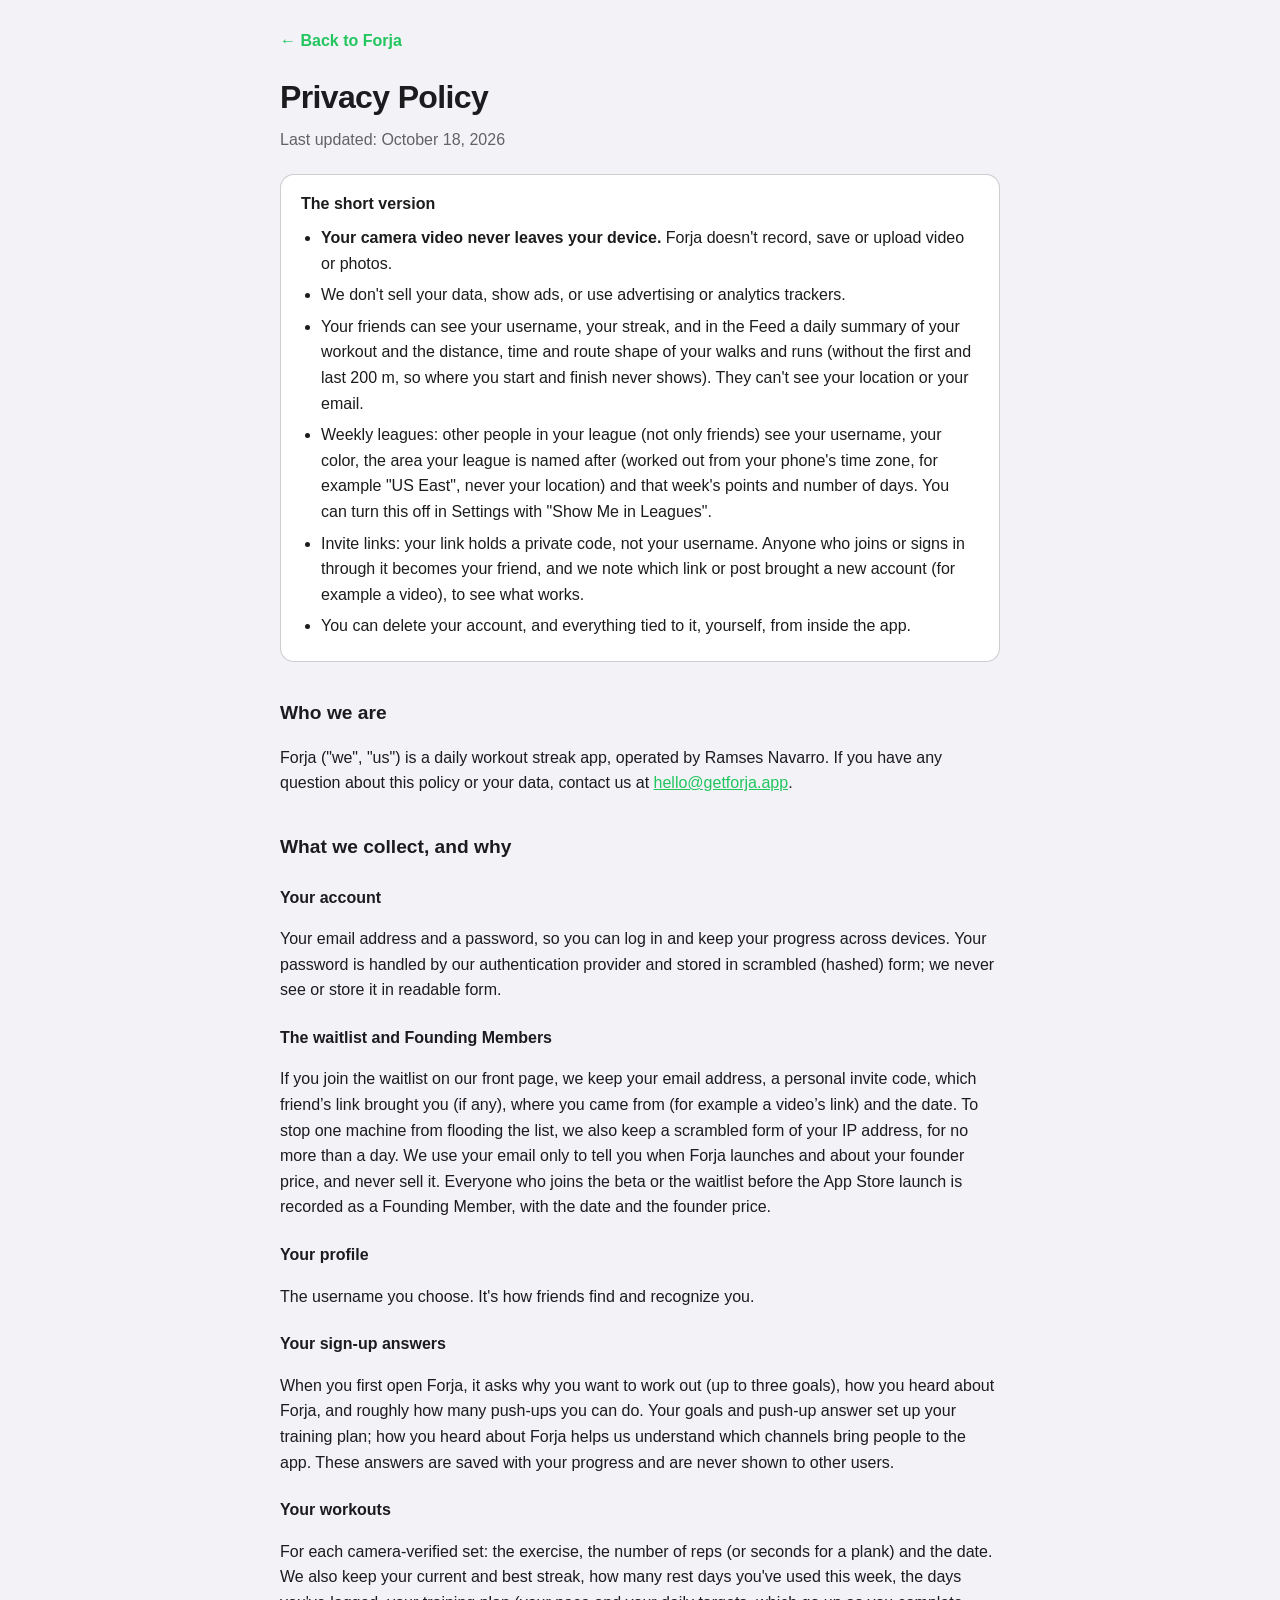
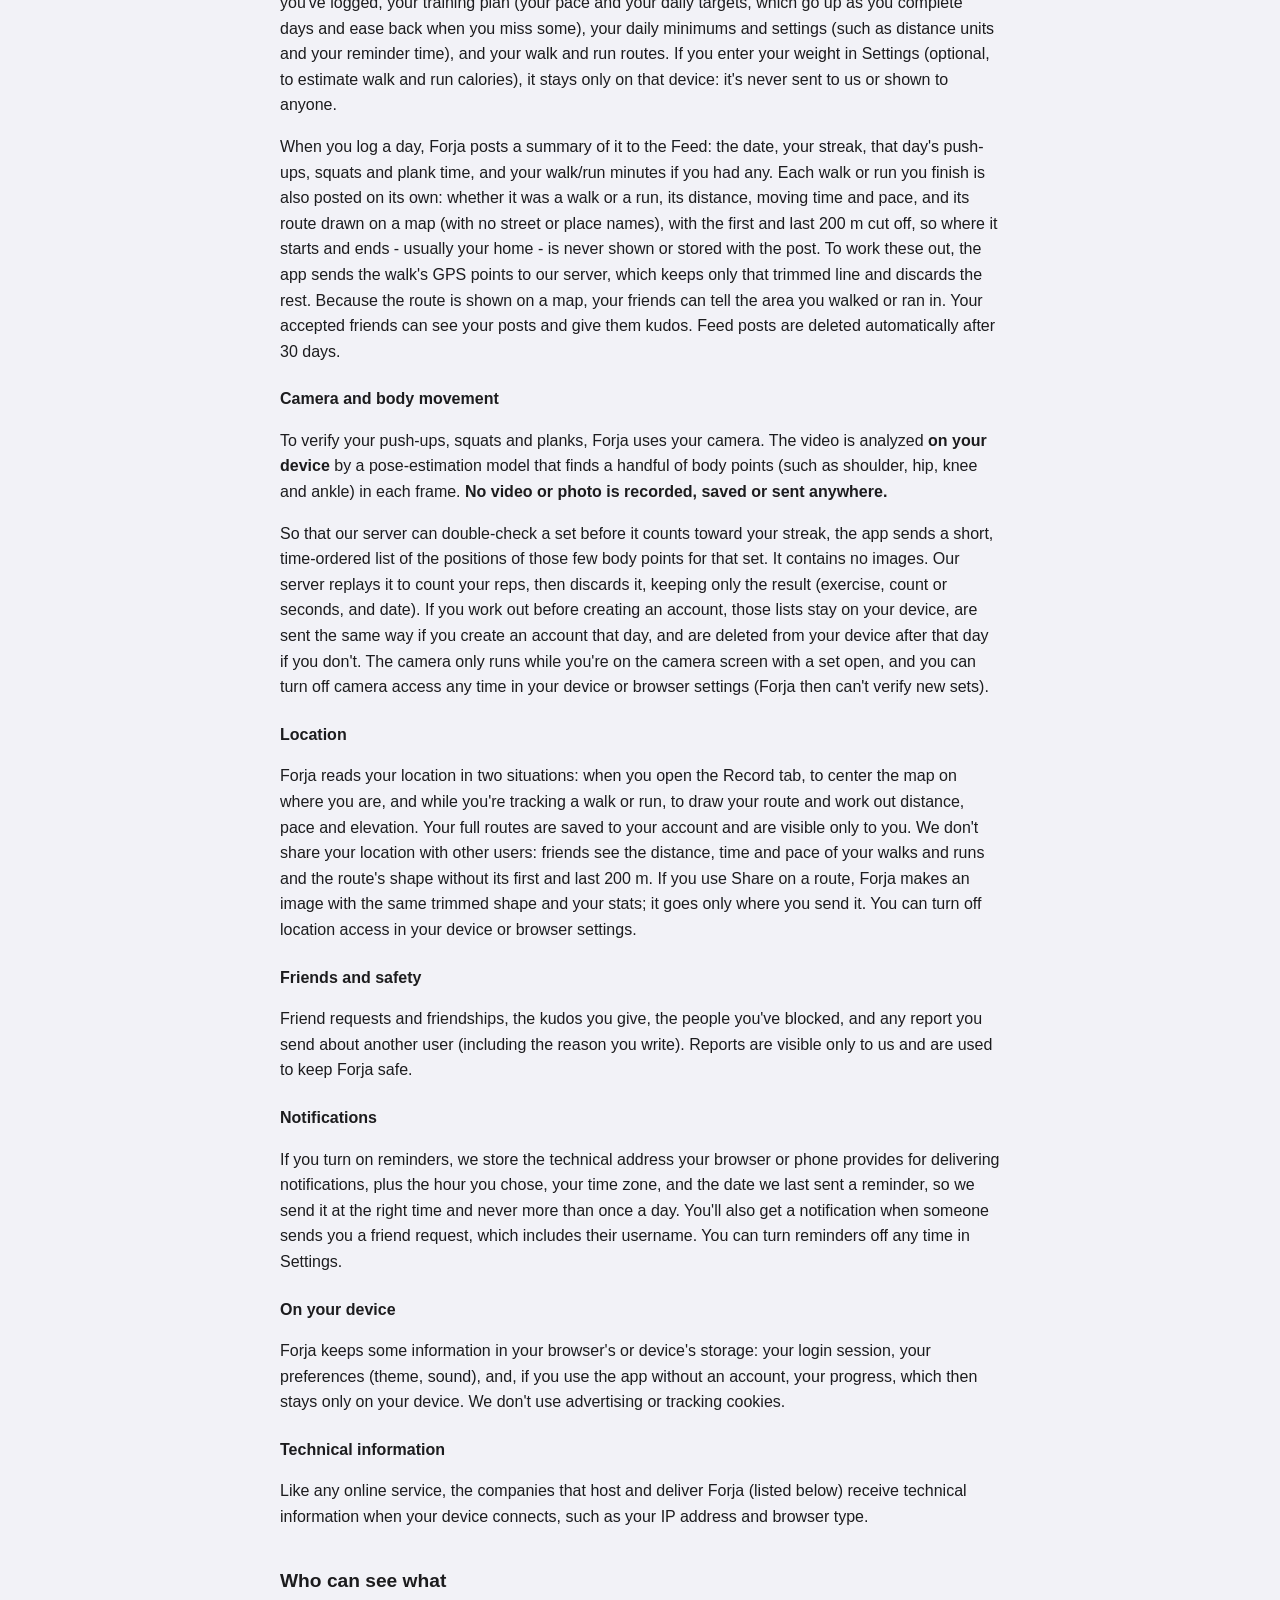
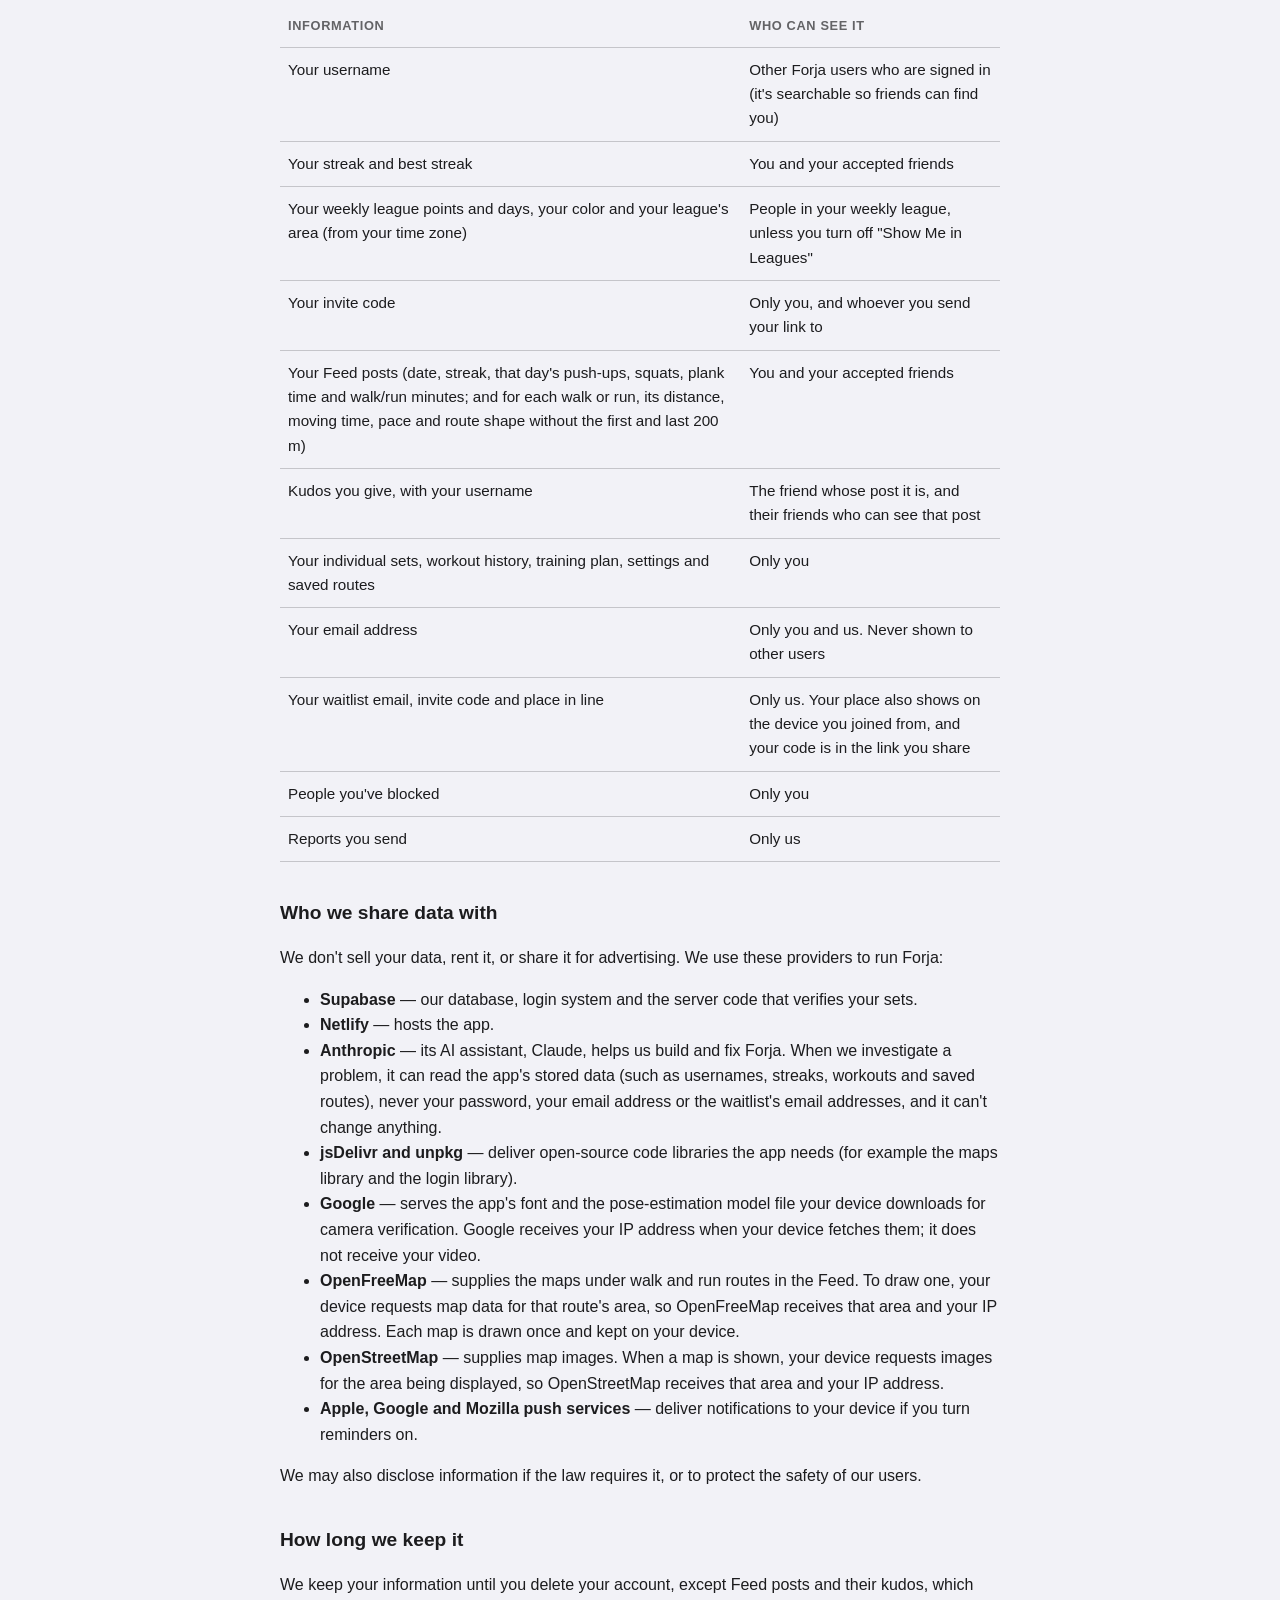
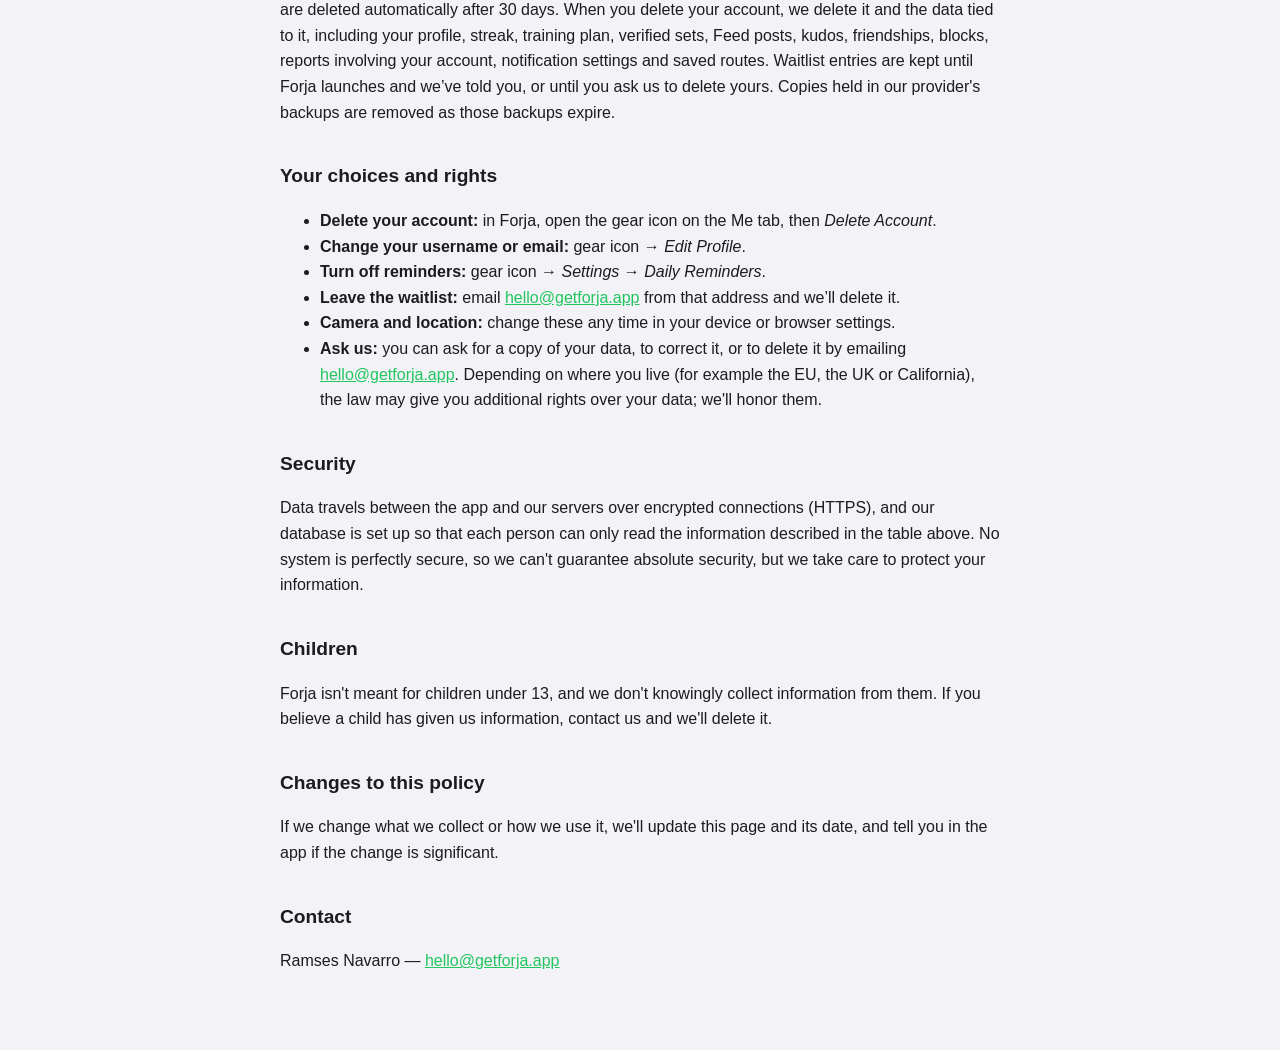
<file: privacy.html>
<!DOCTYPE html>
<html lang="en">
<head>
  <meta charset="UTF-8">
  <meta name="viewport" content="width=device-width, initial-scale=1">
  <link rel="icon" href="icons/favicon.svg" type="image/svg+xml">
  <link rel="icon" href="icons/favicon-32.png" sizes="32x32" type="image/png">
  <title>Forja Privacy Policy</title>
  <!-- Written to match what the app really does (see the audit notes in the
       project history). If the app changes what it collects or who it talks
       to, this page has to change with it. The highlighted contact-email placeholders
       below must be filled in before this ships. -->
  <script>
    try {
      if (localStorage.getItem("forja-theme") === "light") document.documentElement.setAttribute("data-theme", "light");
    } catch (e) {}
  </script>
  <style>
    :root {
      color-scheme: dark;
      --bg: #09090b;
      --card: #1c1c1f;
      --text: #f4f4f5;
      --muted: #9a9a96;
      --border: #3a3a3880;
      --accent: #22c55e;
    }
    :root[data-theme="light"] {
      color-scheme: light;
      --bg: #f2f2f7;
      --card: #ffffff;
      --text: #1c1c1e;
      --muted: #636366;
      --border: #3c3c4340;
    }
    @media (prefers-color-scheme: light) {
      :root:not([data-theme]) {
        color-scheme: light;
        --bg: #f2f2f7;
        --card: #ffffff;
        --text: #1c1c1e;
        --muted: #636366;
        --border: #3c3c4340;
      }
    }
    * { box-sizing: border-box; }
    body {
      margin: 0;
      padding: 28px 18px 60px;
      background: var(--bg);
      color: var(--text);
      font-family: -apple-system, BlinkMacSystemFont, "Segoe UI", Roboto, sans-serif;
      line-height: 1.6;
    }
    main { max-width: 720px; margin: 0 auto; }
    h1 { font-size: 2rem; margin: 0 0 4px; letter-spacing: -0.02em; }
    h2 { font-size: 1.2rem; margin: 36px 0 8px; }
    h3 { font-size: 1rem; margin: 22px 0 4px; }
    p, li { color: var(--text); }
    .updated { color: var(--muted); margin: 0 0 22px; }
    .summary {
      background: var(--card);
      border: 1px solid var(--border);
      border-radius: 14px;
      padding: 16px 20px;
    }
    .summary ul { margin: 8px 0 0; padding-left: 20px; }
    .summary li { margin: 6px 0; }
    table { width: 100%; border-collapse: collapse; margin: 10px 0; font-size: 0.95rem; }
    th, td { text-align: left; padding: 10px 8px; border-bottom: 1px solid var(--border); vertical-align: top; }
    th { color: var(--muted); font-weight: 600; font-size: 0.8rem; text-transform: uppercase; letter-spacing: 0.05em; }
    a { color: var(--accent); }
    .back { display: inline-block; margin-bottom: 18px; text-decoration: none; font-weight: 600; }
  </style>
</head>
<body>
  <main>
    <a class="back" href="./">&larr; Back to Forja</a>

    <h1>Privacy Policy</h1>
    <p class="updated">Last updated: October 18, 2026</p>

    <div class="summary">
      <strong>The short version</strong>
      <ul>
        <li><strong>Your camera video never leaves your device.</strong> Forja doesn't record, save or upload video or photos.</li>
        <li>We don't sell your data, show ads, or use advertising or analytics trackers.</li>
        <li>Your friends can see your username, your streak, and in the Feed a daily summary of your workout and the distance, time and route shape of your walks and runs (without the first and last 200 m, so where you start and finish never shows). They can't see your location or your email.</li>
        <li>Weekly leagues: other people in your league (not only friends) see your username, your color, the area your league is named after (worked out from your phone's time zone, for example "US East", never your location) and that week's points and number of days. You can turn this off in Settings with "Show Me in Leagues".</li>
        <li>Invite links: your link holds a private code, not your username. Anyone who joins or signs in through it becomes your friend, and we note which link or post brought a new account (for example a video), to see what works.</li>
        <li>You can delete your account, and everything tied to it, yourself, from inside the app.</li>
      </ul>
    </div>

    <h2>Who we are</h2>
    <p>
      Forja ("we", "us") is a daily workout streak app, operated by Ramses Navarro.
      If you have any question about this policy or your data, contact us at <a href="mailto:hello@getforja.app">hello@getforja.app</a>.
    </p>

    <h2>What we collect, and why</h2>

    <h3>Your account</h3>
    <p>
      Your email address and a password, so you can log in and keep your progress across devices. Your password is
      handled by our authentication provider and stored in scrambled (hashed) form; we never see or store it in readable form.
    </p>

    <h3>The waitlist and Founding Members</h3>
    <p>
      If you join the waitlist on our front page, we keep your email address, a personal invite code, which friend&rsquo;s link
      brought you (if any), where you came from (for example a video&rsquo;s link) and the date. To stop one machine from flooding
      the list, we also keep a scrambled form of your IP address, for no more than a day. We use your email only to tell you when
      Forja launches and about your founder price, and never sell it. Everyone who joins the beta or the waitlist before the App
      Store launch is recorded as a Founding Member, with the date and the founder price.
    </p>

    <h3>Your profile</h3>
    <p>The username you choose. It's how friends find and recognize you.</p>

    <h3>Your sign-up answers</h3>
    <p>
      When you first open Forja, it asks why you want to work out (up to three goals), how you heard about Forja, and
      roughly how many push-ups you can do. Your goals and push-up answer set up your training plan; how you heard about
      Forja helps us understand which channels bring people to the app. These answers are saved with your progress and are
      never shown to other users.
    </p>

    <h3>Your workouts</h3>
    <p>
      For each camera-verified set: the exercise, the number of reps (or seconds for a plank) and the date. We also keep
      your current and best streak, how many rest days you've used this week, the days you've logged, your training plan
      (your pace and your daily targets, which go up as you complete days and ease back when you miss some), your daily
      minimums and settings (such as distance units and your reminder time), and your walk and run routes.
      If you enter your weight in Settings (optional, to estimate walk and run calories), it stays only on that device: it's
      never sent to us or shown to anyone.
    </p>
    <p>
      When you log a day, Forja posts a summary of it to the Feed: the date, your streak, that day's push-ups, squats
      and plank time, and your walk/run minutes if you had any. Each walk or run you finish is also posted on its own:
      whether it was a walk or a run, its distance, moving time and pace, and its route drawn on a map (with no street or place names), with the
      first and last 200 m cut off, so where it starts and ends - usually your home - is never shown or stored with the post. To work
      these out, the app sends the walk's GPS points to our server, which keeps only that trimmed line and discards the rest.
      Because the route is shown on a map, your friends can tell the area you walked or ran in. Your accepted friends can see your posts and give them kudos. Feed posts are deleted automatically after 30 days.
    </p>

    <h3>Camera and body movement</h3>
    <p>
      To verify your push-ups, squats and planks, Forja uses your camera. The video is analyzed <strong>on your device</strong>
      by a pose-estimation model that finds a handful of body points (such as shoulder, hip, knee and ankle) in each frame.
      <strong>No video or photo is recorded, saved or sent anywhere.</strong>
    </p>
    <p>
      So that our server can double-check a set before it counts toward your streak, the app sends a short, time-ordered
      list of the positions of those few body points for that set. It contains no images. Our server replays it to count
      your reps, then discards it, keeping only the result (exercise, count or seconds, and date).
      If you work out before creating an account, those lists stay on your device, are sent the same way if you create an
      account that day, and are deleted from your device after that day if you don't.
      The camera only runs while you're on the camera screen with a set open, and you can turn off camera access any time in
      your device or browser settings (Forja then can't verify new sets).
    </p>

    <h3>Location</h3>
    <p>
      Forja reads your location in two situations: when you open the Record tab, to center the map on where you are, and
      while you're tracking a walk or run, to draw your route and work out distance, pace and elevation. Your full routes are saved to your account and are visible only to you.
      We don't share your location with other users: friends see the distance, time and pace of your walks and runs and the
      route's shape without its first and last 200 m. If you use Share on a route, Forja makes an image with the same trimmed
      shape and your stats; it goes only where you send it. You can turn off location access in your device or browser settings.
    </p>

    <h3>Friends and safety</h3>
    <p>
      Friend requests and friendships, the kudos you give, the people you've blocked, and any report you send about another user (including the
      reason you write). Reports are visible only to us and are used to keep Forja safe.
    </p>

    <h3>Notifications</h3>
    <p>
      If you turn on reminders, we store the technical address your browser or phone provides for delivering notifications,
      plus the hour you chose, your time zone, and the date we last sent a reminder, so we send it at the right time and never more than once a day. You'll also get a notification when someone
      sends you a friend request, which includes their username. You can turn reminders off any time in Settings.
    </p>

    <h3>On your device</h3>
    <p>
      Forja keeps some information in your browser's or device's storage: your login session, your preferences (theme,
      sound), and, if you use the app without an account, your progress, which then stays only on your device. We don't use
      advertising or tracking cookies.
    </p>

    <h3>Technical information</h3>
    <p>
      Like any online service, the companies that host and deliver Forja (listed below) receive technical information when your
      device connects, such as your IP address and browser type.
    </p>

    <h2>Who can see what</h2>
    <table>
      <tr><th>Information</th><th>Who can see it</th></tr>
      <tr><td>Your username</td><td>Other Forja users who are signed in (it's searchable so friends can find you)</td></tr>
      <tr><td>Your streak and best streak</td><td>You and your accepted friends</td></tr>
      <tr><td>Your weekly league points and days, your color and your league's area (from your time zone)</td><td>People in your weekly league, unless you turn off "Show Me in Leagues"</td></tr>
      <tr><td>Your invite code</td><td>Only you, and whoever you send your link to</td></tr>
      <tr><td>Your Feed posts (date, streak, that day's push-ups, squats, plank time and walk/run minutes; and for each walk or run, its distance, moving time, pace and route shape without the first and last 200 m)</td><td>You and your accepted friends</td></tr>
      <tr><td>Kudos you give, with your username</td><td>The friend whose post it is, and their friends who can see that post</td></tr>
      <tr><td>Your individual sets, workout history, training plan, settings and saved routes</td><td>Only you</td></tr>
      <tr><td>Your email address</td><td>Only you and us. Never shown to other users</td></tr>
      <tr><td>Your waitlist email, invite code and place in line</td><td>Only us. Your place also shows on the device you joined from, and your code is in the link you share</td></tr>
      <tr><td>People you've blocked</td><td>Only you</td></tr>
      <tr><td>Reports you send</td><td>Only us</td></tr>
    </table>

    <h2>Who we share data with</h2>
    <p>We don't sell your data, rent it, or share it for advertising. We use these providers to run Forja:</p>
    <ul>
      <li><strong>Supabase</strong> &mdash; our database, login system and the server code that verifies your sets.</li>
      <li><strong>Netlify</strong> &mdash; hosts the app.</li>
      <li><strong>Anthropic</strong> &mdash; its AI assistant, Claude, helps us build and fix Forja. When we investigate a problem, it can read the app's stored data (such as usernames, streaks, workouts and saved routes), never your password, your email address or the waitlist's email addresses, and it can't change anything.</li>
      <li><strong>jsDelivr and unpkg</strong> &mdash; deliver open-source code libraries the app needs (for example the maps library and the login library).</li>
      <li><strong>Google</strong> &mdash; serves the app's font and the pose-estimation model file your device downloads for camera verification. Google receives your IP address when your device fetches them; it does not receive your video.</li>
      <li><strong>OpenFreeMap</strong> &mdash; supplies the maps under walk and run routes in the Feed. To draw one, your device requests map data for that route's area, so OpenFreeMap receives that area and your IP address. Each map is drawn once and kept on your device.</li>
      <li><strong>OpenStreetMap</strong> &mdash; supplies map images. When a map is shown, your device requests images for the area being displayed, so OpenStreetMap receives that area and your IP address.</li>
      <li><strong>Apple, Google and Mozilla push services</strong> &mdash; deliver notifications to your device if you turn reminders on.</li>
    </ul>
    <p>We may also disclose information if the law requires it, or to protect the safety of our users.</p>

    <h2>How long we keep it</h2>
    <p>
      We keep your information until you delete your account, except Feed posts and their kudos, which are deleted automatically
      after 30 days. When you delete your account, we delete it and the data tied to it,
      including your profile, streak, training plan, verified sets, Feed posts, kudos, friendships, blocks, reports involving your account, notification settings and saved routes.
      Waitlist entries are kept until Forja launches and we&rsquo;ve told you, or until you ask us to delete yours.
      Copies held in our provider's backups are removed as those backups expire.
    </p>

    <h2>Your choices and rights</h2>
    <ul>
      <li><strong>Delete your account:</strong> in Forja, open the gear icon on the Me tab, then <em>Delete Account</em>.</li>
      <li><strong>Change your username or email:</strong> gear icon &rarr; <em>Edit Profile</em>.</li>
      <li><strong>Turn off reminders:</strong> gear icon &rarr; <em>Settings</em> &rarr; <em>Daily Reminders</em>.</li>
      <li><strong>Leave the waitlist:</strong> email <a href="mailto:hello@getforja.app">hello@getforja.app</a> from that address and we&rsquo;ll delete it.</li>
      <li><strong>Camera and location:</strong> change these any time in your device or browser settings.</li>
      <li><strong>Ask us:</strong> you can ask for a copy of your data, to correct it, or to delete it by emailing <a href="mailto:hello@getforja.app">hello@getforja.app</a>.
        Depending on where you live (for example the EU, the UK or California), the law may give you additional rights over your data; we'll honor them.</li>
    </ul>

    <h2>Security</h2>
    <p>
      Data travels between the app and our servers over encrypted connections (HTTPS), and our database is set up so that
      each person can only read the information described in the table above. No system is perfectly secure, so we can't
      guarantee absolute security, but we take care to protect your information.
    </p>

    <h2>Children</h2>
    <p>
      Forja isn't meant for children under 13, and we don't knowingly collect information from them. If you believe a child
      has given us information, contact us and we'll delete it.
    </p>

    <h2>Changes to this policy</h2>
    <p>
      If we change what we collect or how we use it, we'll update this page and its date, and tell you in the app if the change is significant.
    </p>

    <h2>Contact</h2>
    <p>Ramses Navarro &mdash; <a href="mailto:hello@getforja.app">hello@getforja.app</a></p>
  </main>
</body>
</html>
</file>
<file: style.css>
/* Reset some default browser spacing so we control layout ourselves */
* {
  margin: 0;
  padding: 0;
  box-sizing: border-box;
}

/* Browsers show their own default tap/focus highlight on buttons (often
   a white or blue box) unless we turn it off ourselves. */
button {
  -webkit-tap-highlight-color: transparent;
}

button:focus {
  outline: none;
}

/* Number inputs come with native up/down arrow buttons that browsers
   render in their own light/white style, ignoring our dark theme.
   Removing them keeps the input a single simple color. */
input[type="number"] {
  -moz-appearance: textfield;
}

input[type="number"]::-webkit-outer-spin-button,
input[type="number"]::-webkit-inner-spin-button {
  -webkit-appearance: none;
  margin: 0;
}

/* CSS variables ("custom properties"): named values we can reuse
   everywhere instead of repeating magic numbers. Changing one line here
   updates spacing/color/sizing across the whole page. */
:root {
  --space-xs: 6px;
  --space-sm: 10px;
  --space-md: 16px;
  --space-lg: 24px;
  --space-xl: 32px;
  --radius-sm: 8px; /* small controls inside rows */
  --radius-md: 12px; /* buttons and text fields */
  --radius: 16px; /* cards */

  /* Primary accent: muted clay/amber, used for the CTA and streak number.
     Desaturated on purpose - a subtle accent instead of a neon one. */
  --orange: #c08552;
  --orange-light: #d4a373;
  --orange-dark: #9c6b3f;

  /* Secondary accent: muted sage, used for secondary stats/highlights so
     the palette has more than one note instead of one color everywhere */
  --teal: #8a9a8e;
  --teal-light: #a8b8ac;

  /* Closure ring colors - deliberately bold/saturated (unlike the rest of
     the app's muted palette above), for the same high-contrast, energetic
     feel as Apple's Activity rings - but an original palette, not their
     actual hues. Squats leans toward Forja's own brand green (var(--accent))
     rather than Apple's cyan, so the boldest UI in the app still reads as
     Forja's own. Kept as their own variables rather than reusing
     --orange-light/--teal-light, since those are shared with other UI
     (streak flame, stat numbers) that should stay muted. */
  --ring-pushups: #ff5a5f;
  --ring-planks: #ffc233;
  --ring-squats: #2dd4bf;
  --ring-walkrun: #7c5cff;

  /* Trophies and challenge winners. */
  --trophy: #f5b83d;
  --trophy-tint: #f5b83d22; /* behind gold text, e.g. "New best set" */

  /* Ember: the sign-up flow's placeholder mascot and its streak flame. */
  --ember: #e08a4c;
  --ember-light: #ffc233;

  /* Background: a quiet, neutral charcoal gradient - no bright color
     blooms, just subtle depth. */
  --bg-start: #1a1b1f;
  --bg-mid: #17181b;
  --bg-end: #121316;

  /* Theme colors. Dark is the default; [data-theme="light"] below
     overrides every one of these, so no rule elsewhere in this file
     needs to know which theme is active. */
  color-scheme: dark;
  --page-bg: #09090b;
  --surface: #1c1c1f66;
  --surface-strong: #1c1c1f80;
  --surface-solid: #1c1c1f;
  --route-dot: #ffffff14; /* the dot grid behind a Feed route */
  --route-bg: #26262a; /* a Feed route's box, a step lighter than its card */
  --route-casing: #09090bcc; /* the edge around a route drawn on a map */
  --map-credit: #f4f4f580;
  --card-solid: #1c1c1f; /* Feed posts: solid, so each one stands apart */
  --card-line: #ffffff14;
  --skeleton: #ffffff14; /* loading shapes: a tint, so they show on the page and on cards */
  --like: #ff5a5f; /* the Feed heart, filled (the push-up ring red) */
  --popover-bg: #2c2c31; /* raised a step above cards, for tip bubbles */
  /* Hold-to-confirm buttons (walk Finish / Cancel): the fill that sweeps
     across while held - a lighter sheen on green, a red wash on Cancel. */
  --hold-fill: #ffffff38;
  --danger-tint: #ff453a40;
/* Brand green: --accent for fills, --accent-text for green words (a     darker green in light mode so it stays readable on white). */  --accent: #22c55e;  --accent-pressed: #16a34a;  --accent-text: #22c55e;  --accent-tint: #22c55e1f;  /* Apple's system red / orange, for errors, delete and warnings. */  --danger: #ff453a;  --danger-pressed: #d70015;  --warning: #ff9f0a;
  --field-bg: #232326;
  --field-bg-hover: #28282b;
  --control-bg: #3a3a3a;
  --overlay: #ffffff12;
  --nav-bg: rgba(20, 20, 22, 0.75);
  --heatmap-empty: #27272a;
  /* A rest day that kept the streak: halfway between an empty day and a
     workout day (solid - a see-through green goes muddy on black). */
  --heatmap-rest: #247644;
  --heatmap-rest-mark: #f4f4f5; /* its moon on the History calendar */
  /* League medals (rank numbers + the Monday result). */
  --medal-gold: #e0a800;
  --medal-silver: #9aa0a8;
  --medal-bronze: #c27a45;
  --streak-gradient: linear-gradient(135deg, #ffffff 0%, #a1a1aa 100%);
  --text-primary: #f4f4f5;
  --text-secondary: #9a9a96;
  --text-muted: #6b6b68;
  --text-soft: #e4e3e0;
  --text-faint: #71717a;
  --border: #3a3a3880;

  /* The area an iPhone's notch/Dynamic Island/home indicator/rounded
     corners occupy. Zero on devices without them, or without
     viewport-fit=cover set - env() just falls back to 0px either way. */
  --safe-top: env(safe-area-inset-top, 0px);
  --safe-right: env(safe-area-inset-right, 0px);
  --safe-bottom: env(safe-area-inset-bottom, 0px);
  --safe-left: env(safe-area-inset-left, 0px);
}

:root[data-theme="light"] {
  color-scheme: light;
  --trophy: #c08a12;
  --trophy-tint: #c08a121f;
  --ember: #c76a2c;
  --ember-light: #f0a500;
  --page-bg: #f2f2f7;
  --surface: #ffffff;
  --surface-strong: #ffffff;
  --surface-solid: #e5e5ea;
  --route-dot: #0000001a;
  --route-bg: #e5e5ea;
  --route-casing: #ffffffe0;
  --map-credit: #1c1c1e99;
  --card-solid: #ffffff;
  --card-line: #3c3c4326;
  --skeleton: #0000000f;
  --like: #e0393e;
  --popover-bg: #ffffff;
  --hold-fill: #ffffff52;
  --danger-tint: #d7001526;
--accent-text: #15803d;  --accent-tint: #22c55e1a;  --danger: #d70015;  --warning: #b25000;
  --field-bg: #f2f2f7;
  --field-bg-hover: #e9e9ee;
  --control-bg: #d1d1d6;
  --overlay: #0000001a;
  --nav-bg: rgba(255, 255, 255, 0.8);
  --heatmap-empty: #e5e5ea;
  --heatmap-rest: #22c55e59;
  --heatmap-rest-mark: #15803d;
  --streak-gradient: linear-gradient(135deg, #1c1c1e 0%, #6b6b72 100%);
  --text-primary: #1c1c1e;
  --text-secondary: #636366;
  --text-muted: #8e8e93;
  --text-soft: #3a3a3c;
  --text-faint: #6e6e73;
  --border: #3c3c4340;
}

/* Apple's text scale (iOS Dynamic Type default sizes, in pt = CSS px).
   Every text size in the app uses one of these, except hero numbers and
   the camera screen's read-from-across-the-room text. */
:root {
  --font-large-title: 34px;
  --font-title1: 28px;
  --font-title2: 22px;
  --font-title3: 20px;
  --font-body: 17px;
  --font-callout: 16px;
  --font-subhead: 15px;
  --font-footnote: 13px;
  --font-caption: 12px;
  --font-caption2: 11px;
  --font-tab: 10px; /* tab bar labels, as in iOS */
}

/* Belt-and-suspenders against side-to-side dragging: this stops the
   BROWSER's default response to a sideways swipe (panning/bouncing the
   whole page horizontally). It doesn't fix an actual layout overflow bug
   by itself - if something is wider than the screen, overflow-x: hidden
   below clips it rather than letting it scroll into view. Both belong
   here together; neither one alone is enough. */
html {
  overflow-x: hidden;
}

body {
  /* Apple's actual system font (San Francisco) first, so the app matches
     every native iOS app's typography instead of a downloaded web font -
     "Inter" is now just the fallback for non-Apple devices. */
  font-family: -apple-system, BlinkMacSystemFont, "Inter", "Segoe UI", Roboto, sans-serif;
  background-color: var(--page-bg);
  color: var(--text-primary);
  min-height: 100vh;
  display: flex;
  align-items: center;
  justify-content: center;
  padding: var(--space-lg) var(--space-md);
  overflow-x: hidden;
  touch-action: pan-y;
}

/* Full-screen overlay shown while the app loads, hidden via JavaScript
   once everything is ready to display. Sits above the card (z-index). */
#splash-screen {
  position: fixed;
  top: 0;
  left: 0;
  width: 100vw;
  height: 100vh;
  background-color: var(--page-bg); /* Matches premium dark fitness themes */
  display: flex;
  justify-content: center;
  align-items: center;
  z-index: 99999;
  transition: opacity 0.4s ease, visibility 0.4s ease;
}

.splash-content {
  display: flex;
  flex-direction: column;
  align-items: center;
  gap: 16px;
}

/* The logo's sprite holds shapes only; it takes no space on the page. */
.logo-sprite {
  position: absolute;
  width: 0;
  height: 0;
  overflow: hidden;
}

/* Loading: the three arcs draw themselves in one after another, then the
   whole ring turns until the app is ready. Each arc is one 54-unit dash
   of the ring's 226.2-unit circle, offset to its own third. */
.splash-ring {
  width: 84px;
  height: 84px;
  animation: splash-turn 1.2s cubic-bezier(0.45, 0, 0.55, 1) 0.95s infinite;
}

.splash-arc {
  fill: none;
  stroke-width: 12;
  stroke-linecap: round;
  stroke-dasharray: 54 172.2;
  animation: splash-draw 0.6s cubic-bezier(0.2, 0.8, 0.2, 1) both;
}

.splash-arc:nth-child(1) {
  stroke: var(--ring-pushups);
}

.splash-arc:nth-child(2) {
  stroke: var(--ring-planks);
  stroke-dashoffset: -75.4;
  animation-delay: 0.12s;
}

.splash-arc:nth-child(3) {
  stroke: var(--ring-squats);
  stroke-dashoffset: -150.8;
  animation-delay: 0.24s;
}

.splash-word {
  width: 116px;
  aspect-ratio: 233 / 92.1;
  color: var(--text-primary);
  animation: splash-word-in 0.4s ease 0.3s both;
}

/* Class applied via JavaScript to dismiss the screen */
.splash-fade-out {
  opacity: 0;
  visibility: hidden;
}

@keyframes splash-draw {
  from {
    stroke-dasharray: 0 226.2;
    opacity: 0;
  }
  20% {
    opacity: 1;
  }
  to {
    stroke-dasharray: 54 172.2;
    opacity: 1;
  }
}

@keyframes splash-word-in {
  from {
    opacity: 0;
    transform: translateY(6px);
  }
  to {
    opacity: 1;
    transform: none;
  }
}

@keyframes splash-turn {
  to {
    transform: rotate(360deg);
  }
}

@media (prefers-reduced-motion: reduce) {
  .splash-ring,
  .splash-arc,
  .splash-word {
    animation: none;
  }
}

/* ---------- Skeletons ----------
   Gray shapes where content is about to appear, gently pulsing (still
   with Reduce Motion). .sk is the shape; each screen sizes its own. */
.sk {
  background: var(--skeleton);
  border-radius: var(--radius-sm);
  animation: sk-pulse 1.4s ease-in-out infinite;
}

@keyframes sk-pulse {
  50% {
    opacity: 0.55;
  }
}

@media (prefers-reduced-motion: reduce) {
  .sk {
    animation: none;
  }
}

/* List placeholders (script.js skeleton*Html): post cards, rows, recaps. */
.sk-head,
.sk-item {
  display: flex;
  align-items: center;
  gap: var(--space-sm);
}

.sk-avatar {
  flex: none;
  width: 40px;
  height: 40px;
  border-radius: 50%;
}

.sk-lines {
  display: flex;
  flex: 1;
  flex-direction: column;
  gap: 8px;
}

.sk-line {
  width: 60%;
  height: 14px;
}

.sk-line.is-short {
  width: 35%;
}

.sk-block {
  height: 64px;
  border-radius: var(--radius-sm);
}

.sk-item {
  min-height: 60px;
}

.sk-stats {
  display: grid;
  grid-template-columns: repeat(2, 1fr);
  gap: 8px;
  margin-top: 14px;
}

.sk-stats .sk {
  height: 64px;
  border-radius: var(--radius-sm);
}

/* Loading a returning visit: Today's outline instead of the logo, laid
   out like Today (same padding, sizes measured from the real screen). */
.sk-today {
  display: none;
}

:root[data-boot="returning"] #splash-screen {
  align-items: stretch;
  justify-content: flex-start;
  transition-duration: 0.2s;
}

:root[data-boot="returning"] .splash-content {
  display: none;
}

:root[data-boot="returning"] .sk-today {
  display: flex;
  flex-direction: column;
  width: 100%;
  max-width: 430px;
  margin: 0 auto;
  padding: calc(32px + var(--safe-top)) 24px 0;
}

.sk-title {
  width: 132px;
  height: 41px;
  margin-bottom: 24px;
}

.sk-coach {
  display: flex;
  align-items: flex-end;
  gap: 12px;
  height: 96px;
  margin-bottom: 16px;
}

.sk-pet {
  flex: none;
  width: 60px;
  height: 60px;
  border-radius: 50%;
}

.sk-bubble {
  flex: 1;
  height: 78px;
  align-self: flex-start;
  border-radius: 18px;
}

.sk-streak {
  width: 48px;
  height: 48px;
  margin: 4px auto 8px;
}

.sk-streak-label {
  width: 104px;
  height: 13px;
  margin: 0 auto 16px;
}

.sk-ring {
  width: 170px;
  height: 170px;
  margin: 0 auto 10px;
  border: 20px solid var(--skeleton);
  border-radius: 50%;
  animation: sk-pulse 1.4s ease-in-out infinite;
}

.sk-legend {
  display: flex;
  justify-content: center;
  gap: 16px;
  margin-bottom: 16px;
}

.sk-legend .sk {
  width: 72px;
  height: 15px;
}

.sk-cards {
  display: grid;
  grid-template-columns: repeat(3, 1fr);
  gap: 8px;
}

.sk-cards .sk {
  height: 158px;
  border-radius: var(--radius);
}

.sk-tabs {
  position: fixed;
  left: 0;
  right: 0;
  bottom: 0;
  display: flex;
  justify-content: space-around;
  padding: 14px 24px calc(14px + var(--safe-bottom));
  border-top: 1px solid var(--border);
}

.sk-tabs .sk {
  width: 28px;
  height: 28px;
  border-radius: 50%;
}

@media (prefers-reduced-motion: reduce) {
  .sk-ring {
    animation: none;
  }
}

.card {
  position: relative;
  background: transparent;
  padding: var(--space-xl) var(--space-lg);
  width: 100%;
  max-width: 380px;
  text-align: center;
}

/* Below ~480px wide, treat this as a phone, not a webpage with a card
   floating on it - the app should fill the entire screen edge-to-edge,
   like every native app does, instead of sitting in a centered box with
   visible background around it. A phone turned on its side is wide but
   short, so "landscape and at most 560px tall" counts as a phone too
   (the same test the camera screen's landscape layout uses). */
@media (max-width: 480px), (orientation: landscape) and (max-height: 560px) {
  body {
    padding: 0;
    align-items: stretch;
  }

  .card {
    max-width: 100%;
    min-height: 100dvh;
    padding: calc(var(--space-xl) + var(--safe-top)) calc(var(--space-lg) + var(--safe-right))
      calc(var(--space-lg) + var(--safe-bottom)) calc(var(--space-lg) + var(--safe-left));
  }
}

.brand {
  margin-bottom: var(--space-lg);
}

/* The logo (ring + "Forja") at the top of the log-in screens. */
.brand-logo {
  display: block;
  height: 40px;
  width: auto;
  aspect-ratio: 367 / 110;
  margin: 0 auto;
  color: var(--text-primary);
}

/* !important is deliberate here: this is a utility class whose entire
   job is "always hide this, no matter what other classes are also on
   this element." Without it, a same-specificity class defined later in
   this file (like .tracking-buttons) can silently win the display
   property and make "hidden" elements show up anyway. */
.hidden {
  display: none !important;
}

/* A single unified strip along the bottom of the card, like a mobile
   app's bottom navigation bar - one row, evenly split between buttons. */
.tab-bar {
  display: flex;
  margin-top: var(--space-lg);
  padding-top: var(--space-sm);
  padding-bottom: var(--space-xs);
  border-top: 1px solid var(--border);
  margin-left: calc((var(--space-lg) + var(--safe-left)) * -1);
  margin-right: calc((var(--space-lg) + var(--safe-right)) * -1);
  padding-left: calc(var(--space-sm) + var(--safe-left));
  padding-right: calc(var(--space-sm) + var(--safe-right));
  /* iOS's native tab bars are frosted glass, not a flat color - this is
     one of the most recognizable Apple UI materials. */
  background: var(--nav-bg);
  -webkit-backdrop-filter: blur(20px);
  backdrop-filter: blur(20px);
}

.tab-btn {
  flex: 1;
  display: flex;
  flex-direction: column;
  align-items: center;
  gap: 2px;
  padding: 6px 4px;
  font-family: inherit;
  background: none;
  border: none;
  cursor: pointer;
  color: var(--text-muted);
  transition: color 0.15s ease;
}

.tab-icon svg {
  width: 20px;
  height: 20px;
}

/* Only the drawing dims on an inactive tab - not the tab's red dot. */
.tab-icon {
  position: relative;
}

.tab-icon svg {
  opacity: 0.6;
  transition: opacity 0.15s ease;
}

/* A small unread-style dot on a tab icon (e.g. a pending friend request
   on Competition) - visible the moment the app opens, so it doesn't rely
   on someone happening to tap into that specific tab to find out. */
.tab-badge {
  position: absolute;
  top: -2px;
  right: -4px;
  width: 9px;
  height: 9px;
  border-radius: 50%;
  background: var(--danger);
  border: 1.5px solid var(--page-bg);
}

.tab-text {
  font-size: var(--font-tab);
  font-weight: 700;
}

.tab-btn.active {
  color: var(--accent-text);
}

.tab-btn.active .tab-icon svg {
  opacity: 1;
}

/* This has to come AFTER the unconditional .tab-bar rule above, not
   before it - CSS resolves equal-specificity conflicts by source order,
   so if this block appeared earlier in the file (as it briefly did),
   the unconditional rule's negative margins would win back on mobile and
   push the bar wider than the screen, which is exactly what let the
   whole page be dragged sideways. Same phone test as the layout rule
   above, so the bar stays pinned when the phone is turned sideways. */
@media (max-width: 480px), (orientation: landscape) and (max-height: 560px) {
  /* Pin the tab bar to the bottom of the actual screen instead of
     leaving it in normal document flow - otherwise it sits right after
     whichever tab's content happens to be visible, so it visually jumps
     to a different height every time you switch tabs. Fixed positioning
     also means the negative-margin edge-to-edge trick above is no longer
     needed here, since left:0/right:0 already spans the full viewport. */
  .tab-bar {
    position: fixed;
    left: 0;
    right: 0;
    bottom: 0;
    margin: 0;
    padding-bottom: calc(var(--space-xs) + var(--safe-bottom));
    z-index: 100;
  }

  /* Leaves room at the bottom of every tab's content so its last item
     isn't hidden underneath the now-floating tab bar. */
  .tab-panel {
    padding-bottom: 90px;
  }
}

/* A phone on its side: keep each tab's content in a readable column
   instead of stretching cards across the whole width. The bar itself
   still spans the full screen. */
@media (orientation: landscape) and (max-height: 560px) {
  .tab-panel {
    max-width: 600px;
    margin-left: auto;
    margin-right: auto;
  }
}

.preview-note {
  font-size: var(--font-footnote);
  color: var(--text-muted);
  text-align: center;
  margin-bottom: var(--space-md);
}

/* A small icon sitting inline with a line of text, nudged to align
   with the text's baseline instead of sitting too high or low. */
.inline-icon {
  width: 13px;
  height: 13px;
  vertical-align: -2px;
}

.leaderboard {
  display: flex;
  flex-direction: column;
  gap: var(--space-xs);
  margin-bottom: var(--space-md);
}

.leaderboard-row {
  display: flex;
  align-items: center;
  gap: var(--space-sm);
  padding: var(--space-sm);
  background: var(--surface);
  border: 1px solid transparent;
  border-radius: var(--radius-md);
}

.leaderboard-row.is-you {
  background: #c0855218;
  border-color: #c0855250;
}

.leaderboard-rank {
  width: 20px;
  font-size: var(--font-subhead);
  font-weight: 700;
  color: var(--text-muted);
  text-align: center;
}

.leaderboard-avatar {
  display: flex;
  align-items: center;
  justify-content: center;
  width: 28px;
  height: 28px;
  border-radius: 50%;
  background: var(--control-bg);
  color: var(--text-secondary);
  flex-shrink: 0;
}

.leaderboard-avatar svg {
  width: 16px;
  height: 16px;
}

/* Everyone's colored circle with their first letter (see avatarHtml). */
.leaderboard-avatar.has-letter,
.profile-avatar.has-letter {
  background: var(--avatar);
  color: #ffffff;
  font-weight: 700;
  line-height: 1;
}

.leaderboard-avatar.has-letter {
  font-size: var(--font-footnote);
}

.profile-avatar.has-letter {
  font-size: var(--font-title2);
}

/* The Me tab's circle is a button: a small pencil badge says it can be
   changed. */
.profile-avatar-button {
  position: relative;
  flex-shrink: 0;
  padding: 0;
  background: none;
  border: none;
  border-radius: 50%;
  cursor: pointer;
}

.profile-avatar-button:focus-visible {
  outline: 3px solid var(--accent);
  outline-offset: 3px;
}

.profile-avatar-badge {
  position: absolute;
  right: -2px;
  bottom: -2px;
  display: grid;
  place-items: center;
  width: 22px;
  height: 22px;
  border-radius: 50%;
  color: var(--text-primary);
  background: var(--popover-bg);
  box-shadow: 0 0 0 2px var(--page-bg);
}

.profile-avatar-badge svg {
  width: 12px;
  height: 12px;
}

/* "Your color" sheet: a big preview, then the 12 colors. */
.color-sheet {
  gap: var(--space-sm);
}

.color-sheet-top {
  position: relative;
  display: flex;
  justify-content: center;
  width: 100%;
}

.color-sheet-top h2 {
  margin: 0;
  font-size: var(--font-body);
  font-weight: 600;
  color: var(--text-primary);
}

.color-sheet-done {
  position: absolute;
  top: 50%;
  right: 0;
  min-height: 44px;
  padding: 0 4px;
  font-family: inherit;
  font-size: var(--font-body);
  font-weight: 600;
  color: var(--accent-text);
  background: none;
  border: none;
  cursor: pointer;
  transform: translateY(-50%);
}

#color-sheet-preview .profile-avatar {
  width: 96px;
  height: 96px;
  margin-top: var(--space-xs);
  font-size: 40px; /* hero letter, like the streak number */
  transition: background 0.2s ease;
}

.color-sheet-handle {
  margin: 0;
  font-size: var(--font-subhead);
  color: var(--text-secondary);
}

.color-swatches {
  display: grid;
  grid-template-columns: repeat(6, 1fr);
  justify-items: center;
  gap: 12px;
  width: 100%;
  margin-top: var(--space-xs);
}

.color-swatch {
  position: relative;
  display: grid;
  place-items: center;
  width: 44px;
  height: 44px;
  padding: 0;
  color: #ffffff;
  background: var(--avatar);
  border: none;
  border-radius: 50%;
  cursor: pointer;
}

/* The picked one gets a ring and a check. */
.color-swatch::after {
  content: "";
  position: absolute;
  inset: -5px;
  border: 2.5px solid transparent;
  border-radius: 50%;
  transition: border-color 0.15s ease;
}

.color-swatch[aria-checked="true"]::after {
  border-color: var(--text-primary);
}

.color-swatch svg {
  width: 20px;
  height: 20px;
  opacity: 0;
  transition: opacity 0.15s ease;
}

.color-swatch[aria-checked="true"] svg {
  opacity: 1;
}

.color-swatch:focus-visible {
  outline: 3px solid var(--accent);
  outline-offset: 6px;
}

.color-sheet-status {
  min-height: 18px;
  margin: 0;
  font-size: var(--font-footnote);
  color: var(--text-secondary);
}

.color-sheet-status.is-error {
  color: var(--danger);
}

.leaderboard-name {
  flex: 1;
  text-align: left;
  font-size: var(--font-body);
  font-weight: 600;
  color: var(--text-primary);
}

.leaderboard-streak {
  display: inline-flex;
  align-items: center;
  gap: 4px;
  font-size: var(--font-subhead);
  font-weight: 800;
  color: var(--orange-light);
}

.leaderboard-streak svg {
  width: 15px;
  height: 15px;
}

/* Name with "Done today" / "Not yet today" under it. */
.leaderboard-who {
  flex: 1;
  min-width: 0;
  min-height: 36px; /* as tall as the Nudge button, so every row matches */
  display: flex;
  flex-direction: column;
  justify-content: center;
  text-align: left;
}

.leaderboard-who .leaderboard-name {
  overflow: hidden;
  text-overflow: ellipsis;
  white-space: nowrap;
}

.leaderboard-today {
  overflow: hidden;
  font-size: var(--font-caption);
  color: var(--text-secondary);
  text-overflow: ellipsis;
  white-space: nowrap;
}

.leaderboard-today.is-done {
  font-weight: 600;
  color: var(--accent-text);
}

/* "Nudge": the Kudos pill a size smaller, words only so names keep their
   room; warm once sent, like given Kudos. 30pt tall, 44pt touch area. */
.nudge-button {
  position: relative;
  display: inline-flex;
  align-items: center;
  flex-shrink: 0;
  min-height: 30px;
  padding: 0 12px;
  font-family: inherit;
  font-size: var(--font-footnote);
  font-weight: 700;
  /* Green like every other action (Accept, Save set, New Challenge): a
     lit pill reads as "tap me". Once sent it goes quiet (see .is-sent). */
  color: var(--accent-text);
  background: var(--accent-tint);
  border: 1px solid color-mix(in srgb, var(--accent-text) 45%, transparent);
  border-radius: 999px;
  cursor: pointer;
}

.nudge-button::before {
  content: "";
  position: absolute;
  left: 0;
  right: 0;
  top: 50%;
  height: 44px;
  transform: translateY(-50%);
}

/* Sent: a plain gray "Nudged" with a check, like a finished task. */
.nudge-button.is-sent {
  gap: 4px;
  padding: 0 6px;
  color: var(--text-muted);
  background: none;
  border-color: transparent;
  cursor: default;
}

.nudge-button svg {
  width: 13px;
  height: 13px;
}

.nudge-button:disabled:not(.is-sent) {
  opacity: 0.5;
  cursor: default;
}

.nudge-button:focus-visible {
  outline: 3px solid var(--accent);
  outline-offset: 2px;
}

.nudge-button.pop {
  animation: nudge-pop 0.3s ease;
}

@keyframes nudge-pop {
  40% { transform: scale(1.1); }
}

@media (prefers-reduced-motion: reduce) {
  .nudge-button.pop {
    animation: none;
  }
}

/* The Feed: posts grouped under a heading per day, newest first. */
.feed-list {
  display: flex;
  flex-direction: column;
  gap: var(--space-md);
}

/* "Today  Wed, Oct 14" - where one day's posts start. */
.feed-day {
  margin: var(--space-sm) 0 calc(var(--space-xs) - var(--space-md));
  font-size: var(--font-title3);
  font-weight: 700;
  letter-spacing: -0.01em;
  color: var(--text-primary);
  text-align: left;
}

.feed-day:first-child {
  margin-top: 0;
}

.feed-day small {
  margin-left: var(--space-xs);
  font-size: var(--font-subhead);
  font-weight: 400;
  letter-spacing: 0;
  color: var(--text-secondary);
}

.feed-message {
  text-align: center;
  margin: var(--space-lg) 0;
}

.feed-message .auth-submit-button {
  margin-top: var(--space-md);
}

.feed-card {
  display: flex;
  flex-direction: column;
  gap: var(--space-sm);
  padding: var(--space-md);
  background: var(--card-solid);
  border: 1px solid var(--card-line);
  border-radius: var(--radius);
  text-align: left;
}

.feed-card.is-you {
  border-color: #c0855266;
}

.feed-card .leaderboard-avatar {
  width: 36px;
  height: 36px;
  font-size: var(--font-subhead);
}

/* The post's time, on the right (the day is in the heading above). */
.feed-card-time {
  font-size: var(--font-footnote);
  color: var(--text-secondary);
  font-variant-numeric: tabular-nums;
}

.feed-card-header {
  display: flex;
  align-items: center;
  gap: var(--space-sm);
}

.feed-card-who {
  flex: 1;
  min-width: 0;
  display: flex;
  flex-direction: column;
}

.feed-card-name {
  font-size: var(--font-subhead);
  font-weight: 700;
  color: var(--text-primary);
  overflow: hidden;
  text-overflow: ellipsis;
  white-space: nowrap;
}


/* "Full day" / "Walk" / "Run" - which kind of post this is, at a glance. */
.feed-card-kind {
  display: inline-block;
  margin-bottom: 2px;
  font-size: var(--font-caption2);
  font-weight: 700;
  letter-spacing: 0.06em;
  text-transform: uppercase;
  color: var(--orange-light);
}

.feed-card-kind.is-walk,
.feed-card-kind.is-run {
  color: var(--ring-walkrun);
}

:root[data-theme="light"] .feed-card-kind.is-day {
  color: var(--orange-dark);
}

.feed-card-headline {
  margin: 0;
  font-size: var(--font-body);
  font-weight: 700;
  color: var(--text-primary);
}

.feed-card-stats {
  display: grid;
  grid-template-columns: repeat(3, 1fr);
  gap: var(--space-xs);
}

.feed-stat {
  display: flex;
  flex-direction: column;
}

.feed-stat-value {
  font-size: var(--font-title2);
  font-weight: 800;
  color: var(--text-primary);
  font-variant-numeric: tabular-nums;
}

.feed-stat-label {
  font-size: var(--font-caption);
  color: var(--text-secondary);
}

/* A walk/run post's route: the line only, on a faint dot grid. */
.feed-route {
  display: block;
  width: 100%;
  aspect-ratio: 16 / 10;
  border-radius: var(--radius-md);
  background-color: var(--route-bg);
  background-image: radial-gradient(circle, var(--route-dot) 1.2px, transparent 1.6px);
  background-size: 18px 18px;
}

.feed-route-line {
  fill: none;
  stroke: var(--accent);
  stroke-width: 4.5;
  stroke-linecap: round;
  stroke-linejoin: round;
}

.feed-route-start,
.feed-route-end {
  stroke: var(--route-bg);
  stroke-width: 3;
}

.feed-route-start {
  fill: var(--accent);
}

.feed-route-end {
  fill: var(--text-primary);
}

/* The same box once its map picture is ready (names left out, the route
   drawn in), with the credit the map's makers ask for. */
.feed-route-map {
  position: relative;
  overflow: hidden;
  background-image: none;
}

.feed-route-map img {
  position: absolute;
  inset: 0;
  display: block;
  width: 100%;
  height: 100%;
}

.feed-route-credit {
  position: absolute;
  right: 6px;
  bottom: 3px;
  font-size: 9px;
  line-height: 1.2;
  color: var(--map-credit);
  pointer-events: none;
}

/* Where those pictures get drawn: a card-sized map kept off screen. */
.route-map-painter {
  position: fixed;
  top: 0;
  left: -2000px;
  width: 320px;
  height: 200px;
  pointer-events: none;
}

.feed-card-footer {
  display: flex;
  align-items: center;
  gap: var(--space-sm);
  min-height: 34px;
  padding-top: var(--space-sm);
  border-top: 1px solid var(--border);
}

/* Like: a bare heart, 44pt square. Outlined in the text color until you
   tap it (clearly a button, not grayed out), then filled red with a pop. */
.kudos-button {
  display: grid;
  place-items: center;
  flex-shrink: 0;
  width: 44px;
  height: 44px;
  /* Bleed into the footer padding: the heart lines up with the text on
     the left and sits close to the "liked this" line on the right. */
  margin: -6px -6px -6px -10px;
  padding: 0;
  color: var(--text-primary);
  background: none;
  border: 0;
  cursor: pointer;
}

.kudos-button svg {
  width: 24px;
  height: 24px;
}

.kudos-button.is-given {
  color: var(--like);
}

.kudos-button.is-given svg {
  fill: currentColor;
}

.kudos-button.pop svg {
  animation: kudos-pop 0.35s cubic-bezier(0.3, 1.6, 0.5, 1);
}

@keyframes kudos-pop {
  0% { transform: scale(0.8); }
  45% { transform: scale(1.25); }
  100% { transform: scale(1); }
}

@media (prefers-reduced-motion: reduce) {
  .kudos-button.pop svg {
    animation: none;
  }
}

.kudos-summary {
  flex: 1;
  min-width: 0;
  font-size: var(--font-footnote);
  color: var(--text-secondary);
}

.friend-request-actions {
  display: flex;
  gap: 6px;
}

.friend-request-actions button {
  min-height: 32px;
  padding: 0 12px;
  font-family: inherit;
  font-size: var(--font-subhead);
  font-weight: 700;
  border-radius: var(--radius-sm);
  cursor: pointer;
  border: none;
}

.accept-request-button {
  background-color: var(--accent);
  color: white;
}

.accept-request-button:disabled {
  opacity: 0.6;
  cursor: default;
}

/* The non-interactive "Friends" / "Pending" state shown next to a search
   result when there's a relationship this row doesn't let you act on
   (already friends, or they requested you - handled via Friend Requests
   instead). */
.friend-status-label {
  font-size: var(--font-footnote);
  font-weight: 700;
  color: var(--text-muted);
  flex-shrink: 0;
}

/* Self-contained sizing for the search result row's own Add/Requested
   buttons - unlike .accept-request-button/.decline-request-button above,
   these don't sit inside a .friend-request-actions wrapper, so they need
   their own padding/font-size/radius rather than inheriting it. */
.friend-search-action-button {
  min-height: 32px;
  padding: 0 14px;
  font-family: inherit;
  font-size: var(--font-subhead);
  font-weight: 700;
  border-radius: var(--radius-sm);
  cursor: pointer;
  flex-shrink: 0;
}

.friend-search-action-button:disabled {
  opacity: 0.6;
  cursor: default;
}

.friend-search-add-button {
  background-color: var(--accent);
  color: white;
  border: none;
}

/* Tapping this cancels the request and reverts back to Add - same
   outlined, muted treatment as .decline-request-button, so it visually
   reads as "undoable" rather than a dead-end confirmation label. */
.friend-search-requested-button {
  background: none;
  border: 1px solid var(--border);
  color: var(--text-muted);
}

.decline-request-button {
  background: none;
  border: 1px solid var(--border) !important;
  color: var(--text-muted);
}

.row-options-button {
  display: flex;
  align-items: center;
  justify-content: center;
  width: 26px;
  height: 26px;
  flex-shrink: 0;
  padding: 0;
  font-size: 1.1rem;
  line-height: 1;
  color: var(--text-muted);
  background: none;
  border: none;
  border-radius: 50%;
  cursor: pointer;
}

.row-options-button:hover {
  background: var(--overlay);
}

.full-width-button {
  width: 100%;
  margin-top: var(--space-sm);
}

/* Red for what can't be undone (Block User, Delete My Account, Cancel
   Challenge). Paired with .auth-submit-button so it wins over that
   button's green further down; until 2026-10-19 it didn't, and all three
   showed green. Disabled still turns gray. */
.auth-submit-button.block-confirm-button {
  background-color: var(--danger);
}

.auth-submit-button.block-confirm-button:hover:not(:disabled) {
  background-color: var(--danger-pressed);
}

.settings-panel {
  background: var(--surface-strong);
  border: 1px solid var(--border);
  border-radius: var(--radius);
  padding: var(--space-md);
  margin-bottom: var(--space-md);
  text-align: left;
  animation: reveal 0.18s ease;
}

@keyframes reveal {
  from { opacity: 0; transform: translateY(-6px); }
  to { opacity: 1; transform: translateY(0); }
}

.settings-title {
  font-size: var(--font-footnote);
  font-weight: 700;
  color: var(--text-secondary);
  text-transform: uppercase;
  letter-spacing: 1.2px;
  margin-bottom: var(--space-sm);
}

/* Rows read like iPhone Settings: each one the Account menu's 48pt with a
   line between rows, and its value (a choice, a number or a switch) on
   the right. */
.settings-row {
  position: relative;
  display: flex;
  align-items: center;
  justify-content: space-between;
  gap: var(--space-sm);
  min-height: 48px;
  border-top: 1px solid var(--border);
  font-size: var(--font-body);
  color: var(--text-primary);
}

.settings-title + .settings-row {
  border-top: 0;
}

.settings-row ~ .auth-submit-button {
  margin-top: var(--space-sm);
}

.settings-checkbox-row input[type="checkbox"] {
  width: 18px;
  height: 18px;
  accent-color: var(--accent);
  cursor: pointer;
}

/* A number is typed straight into its row, right-aligned with no box, like
   iPhone Settings. Tapping the row's label focuses it too. */
.settings-row input {
  width: 96px;
  min-height: 44px;
  padding: 0;
  text-align: right;
  font-family: inherit;
  font-size: var(--font-body);
  color: var(--text-secondary);
  caret-color: var(--accent);
  background: none;
  border: 0;
  -moz-appearance: textfield;
}

.settings-row input::-webkit-inner-spin-button,
.settings-row input::-webkit-outer-spin-button {
  -webkit-appearance: none;
  margin: 0;
}

.settings-row input::placeholder {
  color: var(--text-muted);
}

.settings-row input:focus {
  outline: none;
  color: var(--text-primary);
}

/* A choice shows its value in grey with Apple's up/down arrows. The real
   select is stretched invisibly over the whole row, so a tap anywhere on
   it opens the iPhone's picker. Safari can't right-align the text inside
   a visible select, so the value is drawn separately (syncSettingsValues
   in script.js). */
.settings-value {
  display: inline-flex;
  align-items: center;
  gap: 6px;
  color: var(--text-secondary);
  pointer-events: none;
}

.settings-value::after {
  content: "";
  width: 9px;
  height: 14px;
  background: currentColor;
  -webkit-mask: url("data:image/svg+xml,%3Csvg xmlns='http://www.w3.org/2000/svg' viewBox='0 0 10 16' fill='none' stroke='black' stroke-width='1.7' stroke-linecap='round' stroke-linejoin='round'%3E%3Cpath d='M2 6l3-3 3 3M2 10l3 3 3-3'/%3E%3C/svg%3E") center / contain no-repeat;
  mask: url("data:image/svg+xml,%3Csvg xmlns='http://www.w3.org/2000/svg' viewBox='0 0 10 16' fill='none' stroke='black' stroke-width='1.7' stroke-linecap='round' stroke-linejoin='round'%3E%3Cpath d='M2 6l3-3 3 3M2 10l3 3 3-3'/%3E%3C/svg%3E") center / contain no-repeat;
}

.settings-picker select {
  position: absolute;
  inset: 0;
  width: 100%;
  height: 100%;
  opacity: 0;
  font-size: var(--font-body); /* 16px or more, so the iPhone doesn't zoom in */
  cursor: pointer;
}

.settings-picker:has(select:focus-visible) {
  outline: 2px solid var(--accent);
  outline-offset: -2px;
  border-radius: var(--radius-sm);
}

/* Edit Profile's fields (username/email/phone) need real room to type
   and read back what you typed - unlike the Daily Minimums boxes above,
   which are genuinely just 1-2 digit numbers, so stack label-over-input
   instead of squeezing a full-width value into a small inline box. */
.profile-field {
  display: flex;
  flex-direction: column;
  gap: 4px;
  margin-bottom: var(--space-sm);
  text-align: left;
}

.profile-field label {
  font-size: var(--font-footnote);
  font-weight: 600;
  color: var(--text-secondary);
}

.profile-field input {
  width: 100%;
  min-height: 44px;
  padding: 10px 12px;
  font-size: var(--font-body);
  font-family: inherit;
  background: var(--field-bg);
  border: 1px solid var(--border);
  border-radius: var(--radius-md);
  color: var(--text-primary);
}

.profile-field input:focus {
  outline: none;
  border-color: var(--accent);
}


.stat-container {
  display: flex;
  flex-direction: column;
  align-items: center;
  gap: 2px;
  margin-bottom: var(--space-md);
}

#streak-count {
  display: inline-block;
  font-size: 3.5rem;
  font-weight: 800;
  line-height: 1;
  letter-spacing: -0.03em;
  color: transparent;
  /* Subtle white-to-gray gradient text instead of a solid color */
  background: var(--streak-gradient);
  -webkit-background-clip: text;
  background-clip: text;
  -webkit-text-fill-color: transparent;
  transition: transform 0.25s cubic-bezier(0.34, 1.56, 0.64, 1);
}

/* Applied briefly via JavaScript right after a successful log, then
   removed - see the "pulse" class handling in script.js. */
#streak-count.pulse {
  transform: scale(1.18);
}

.rings-container {
  display: flex;
  justify-content: center;
  margin-bottom: var(--space-sm);
}

.rings-svg {
  width: 170px;
  height: 170px;
}

/* One ring, split into arc segments (one per exercise) rather than
   Apple's stack of separate concentric rings - every segment shares the
   same radius, and dasharray/dashoffset (set in script.js) carve out
   each one's own slice of the circle, with a gap between slices. */
.ring-track {
  fill: none;
  stroke: var(--overlay);
  stroke-width: 14;
  stroke-linecap: round;
  transform: rotate(-90deg);
  transform-origin: 60px 60px;
}

.ring-progress {
  fill: none;
  stroke-width: 14;
  stroke-linecap: round;
  /* Starts each segment's fill at its slice's own start point instead of
     SVG's default 3 o'clock, and fills clockwise within that slice. */
  transform: rotate(-90deg);
  transform-origin: 60px 60px;
  /* No CSS transition: iPhones animate a dash length unreliably, so a
     saved set's slice is grown frame by frame in celebrations.js. */
}

.ring-pushups { stroke: var(--ring-pushups); }
.ring-planks { stroke: var(--ring-planks); }
.ring-squats { stroke: var(--ring-squats); }
.ring-walkrun { stroke: var(--ring-walkrun); }

/* Plays once, right when a ring crosses into 100% - the actual "closure"
   moment the whole feature exists for. Re-triggered by the JS removing
   and re-adding this class, since merely having a class present doesn't
   replay a CSS animation on its own. */
.ring-closed {
  animation: ring-close-pulse 0.5s ease;
}

@keyframes ring-close-pulse {
  0% { filter: brightness(1); }
  40% { filter: brightness(1.6); }
  100% { filter: brightness(1); }
}

.rings-legend {
  display: flex;
  justify-content: center;
  flex-wrap: wrap;
  gap: var(--space-sm) var(--space-md);
  margin-bottom: var(--space-md);
}

.rings-legend-item {
  display: inline-flex;
  align-items: center;
  gap: 5px;
  font-size: var(--font-caption);
  font-weight: 600;
  color: var(--text-secondary);
}

.rings-dot {
  width: 8px;
  height: 8px;
  border-radius: 50%;
  flex-shrink: 0;
}

.rings-dot-pushups { background: var(--ring-pushups); }
.rings-dot-planks { background: var(--ring-planks); }
.rings-dot-squats { background: var(--ring-squats); }
.rings-dot-walkrun { background: var(--ring-walkrun); }

#status-message {
  color: var(--text-secondary);
  font-size: var(--font-subhead);
  font-weight: 500;
  margin-bottom: var(--space-lg);
  min-height: 20px;
}

/* The day just completed itself - the one line worth noticing. */
#status-message.is-done {
  color: var(--accent-text);
  font-weight: 700;
}

/* Exercises as a row of 3 tiles instead of stacked list rows - reads
   more like a dashboard, and puts equal visual weight on all 3. */
.exercise-list {
  display: grid;
  grid-template-columns: repeat(3, 1fr);
  gap: var(--space-sm);
  margin-bottom: var(--space-sm);
}

/* The optional 4th activity - a single full-width row rather than a
   tile, since it's a distinct "bonus" activity, not one of the core 3. */
.walkrun-row {
  display: flex;
  align-items: center;
  gap: var(--space-sm);
  padding: var(--space-sm); /* same as the cards above, so their edges line up */
  margin-bottom: var(--space-sm);
  background: var(--surface);
  border-radius: var(--radius);
}

.walkrun-row label {
  flex: 1;
  text-align: left;
  font-size: var(--font-subhead);
  font-weight: 600;
  color: var(--text-soft);
}

.walkrun-row input {
  width: 60px;
  min-height: 44px;
  padding: 6px;
  font-size: var(--font-body);
  font-weight: 700;
  font-family: inherit;
  text-align: center;
  background: var(--field-bg);
  border: 1px solid var(--border);
  border-radius: var(--radius-sm);
  color: var(--text-primary);
}

.walkrun-row input:focus {
  outline: none;
  border-color: var(--accent);
}

.walkrun-row input:disabled {
  opacity: 0.5;
}

.start-tracking-button {
  display: flex;
  align-items: center;
  justify-content: center;
  width: 44px;
  height: 44px;
  flex-shrink: 0;
  background: var(--accent);
  border: none;
  border-radius: var(--radius-sm);
  color: white;
  cursor: pointer;
}

.start-tracking-button svg {
  width: 18px;
  height: 18px;
}

.start-tracking-button:disabled {
  background: var(--control-bg);
  color: var(--text-muted);
  cursor: not-allowed;
}

/* Tracking screen and post-run summary */
.tracking-stats {
  display: grid;
  grid-template-columns: repeat(2, 1fr);
  gap: var(--space-md) var(--space-xl);
  margin-bottom: var(--space-lg);
}

.tracking-stat {
  display: flex;
  flex-direction: column;
  align-items: center;
  gap: 2px;
}

.tracking-stat-value {
  font-size: var(--font-title1);
  font-weight: 800;
  color: var(--text-primary);
  line-height: 1;
}

.tracking-stat-label {
  font-size: var(--font-caption);
  font-weight: 600;
  color: var(--text-muted);
  text-transform: uppercase;
  letter-spacing: 1px;
}

#record-map,
#summary-map {
  width: 100%;
  height: 240px;
  border-radius: var(--radius);
  margin-bottom: var(--space-md);
  background: var(--surface-solid);
}

/* Share: a route as a story image */
.share-route-open,
.share-route-button {
  display: inline-flex;
  align-items: center;
  justify-content: center;
  gap: 8px;
}

/* (beats .tracking-cancel-button's muted gray, which comes later) */
.tracking-buttons .share-route-open {
  color: var(--text-primary);
}

.share-route-open svg,
.share-route-button svg {
  width: 20px;
  height: 20px;
}

#share-route-screen .large-title {
  margin-bottom: var(--space-md);
}

.share-route-preview {
  width: 240px;
  aspect-ratio: 9 / 16;
  margin: 0 auto var(--space-md);
  border-radius: 18px;
  overflow: hidden;
  box-shadow: 0 12px 40px #00000059;
}

/* The Sticker image is see-through - the preview fakes a photo behind it. */
.share-route-preview[data-template="sticker"] {
  background: linear-gradient(160deg, #3d5a6c, #6b7f5e 50%, #c9925e);
}

.share-route-preview canvas {
  display: block;
  width: 100%;
  height: 100%;
}

/* (.plan-pace, which sets 4 columns, comes later - hence the double class) */
.plan-pace.share-route-templates {
  grid-template-columns: repeat(3, 1fr);
  margin-bottom: var(--space-md);
}

.share-route-note {
  margin: var(--space-sm) 0 0;
  font-size: var(--font-footnote);
  color: var(--text-muted);
  text-align: center;
}


.tracking-buttons {
  display: flex;
  gap: var(--space-sm);
}

.tracking-cancel-button {
  flex: 1;
  min-height: 48px;
  font-family: inherit;
  font-size: var(--font-body);
  font-weight: 700;
  color: var(--text-secondary); /* muted read as disabled (under 4.5:1) */
  background: none;
  border: 1px solid var(--border);
  border-radius: var(--radius-md);
  cursor: pointer;
}

.tracking-buttons .auth-submit-button {
  flex: 1;
}

.tracking-pause-button {
  flex: 1;
  min-height: 48px;
  font-family: inherit;
  font-size: var(--font-body);
  font-weight: 700;
  color: var(--text-primary);
  background: var(--control-bg);
  border: none;
  border-radius: var(--radius-md);
  cursor: pointer;
}

/* Hold-to-confirm (walk Finish / Cancel). The fill grows left to right
   while the button is held and drains back if it's let go early. No text
   selection or iOS long-press menu, which a hold would otherwise trigger. */
.hold-panel {
  position: relative;
}

.hold-button {
  position: relative;
  overflow: hidden;
  -webkit-user-select: none;
  user-select: none;
  -webkit-touch-callout: none;
  touch-action: manipulation;
  -webkit-tap-highlight-color: transparent;
}

.hold-fill {
  position: absolute;
  inset: 0;
  background: var(--hold-fill);
  transform: scaleX(0);
  transform-origin: left;
  pointer-events: none;
}

.hold-label {
  position: relative;
}

.tracking-cancel-button .hold-fill {
  background: var(--danger-tint);
}

.tracking-cancel-button.is-holding {
  color: var(--danger);
  border-color: var(--danger);
}

/* "Hold to finish" - a small tip bubble that floats just above the
   buttons for a moment after a quick tap, without moving anything. */
.hold-hint {
  position: absolute;
  bottom: calc(100% + var(--space-sm));
  left: 50%;
  margin: 0;
  padding: 6px 14px;
  font-size: var(--font-subhead);
  font-weight: 600;
  white-space: nowrap;
  color: var(--text-primary);
  background: var(--popover-bg);
  border: 1px solid var(--border);
  border-radius: 999px;
  box-shadow: 0 6px 20px #00000040;
  opacity: 0;
  transform: translate(-50%, 4px);
  transition: opacity 0.18s ease, transform 0.18s ease;
  pointer-events: none;
}

.hold-hint.is-shown {
  opacity: 1;
  transform: translate(-50%, 0);
}

@media (prefers-reduced-motion: reduce) {
  .hold-hint {
    transition: none;
  }
}

/* One rhythm in every card: the same 10pt inside on all four sides; name
   and minimum together, 10pt to the count, 6pt to Verify. */
.exercise-tile {
  display: flex;
  flex-direction: column;
  align-items: center;
  gap: 0;
  padding: var(--space-sm);
  background: var(--surface);
  border: 1px solid transparent;
  border-radius: var(--radius);
  transition: border-color 0.15s ease;
}

.exercise-tile:focus-within {
  border-color: var(--orange);
}

.exercise-icon svg {
  width: 22px;
  height: 22px;
}

.exercise-icon {
  color: var(--text-secondary);
}

.exercise-tile label {
  font-size: var(--font-footnote);
  color: var(--text-soft);
  font-weight: 600;
}

.min-tag {
  font-size: var(--font-caption2);
  color: var(--text-muted);
  font-weight: 400;
}

.exercise-tile .min-tag {
  margin-top: 2px;
}

.exercise-tile input {
  width: 100%;
  min-height: 44px;
  margin-top: var(--space-sm);
  margin-bottom: var(--space-xs); /* Verify sits below with margin-top: auto */
  padding: 8px;
  font-size: var(--font-body);
  font-weight: 700;
  font-family: inherit;
  text-align: center;
  background: var(--field-bg);
  border: 1px solid var(--border);
  border-radius: var(--radius-sm);
  color: var(--text-primary);
  transition: border-color 0.15s ease, background 0.15s ease;
}

.exercise-tile input:focus {
  outline: none;
  border-color: var(--orange);
  background: var(--field-bg-hover);
}

.exercise-tile input:disabled {
  opacity: 0.5;
}

.error {
  color: var(--danger);
  font-size: var(--font-footnote);
  min-height: 18px;
  margin-bottom: var(--space-sm);
}

.error.success {
  color: var(--accent-text);
}






.onboarding-text {
  font-size: var(--font-subhead);
  color: var(--text-secondary);
  line-height: 1.5;
}











.auth-fields {
  display: flex;
  flex-direction: column;
  gap: var(--space-sm);
  margin-bottom: var(--space-sm);
}

.auth-fields input {
  width: 100%;
  min-height: 44px;
  padding: 10px 12px;
  font-size: var(--font-body);
  font-family: inherit;
  background: var(--field-bg);
  border: 1px solid var(--border);
  border-radius: var(--radius-md);
  color: var(--text-primary);
  transition: border-color 0.15s ease;
}

.auth-fields input:focus {
  outline: none;
  border-color: var(--accent);
}

/* Password box with an eye button on the right to show what's typed. */
.password-field {
  position: relative;
}

.auth-fields .password-field input {
  padding-right: 48px;
}

.password-eye {
  position: absolute;
  top: 0;
  right: 0;
  width: 44px;
  height: 100%;
  min-height: 44px;
  display: flex;
  align-items: center;
  justify-content: center;
  padding: 0;
  background: none;
  border: none;
  color: var(--text-secondary);
  cursor: pointer;
}

.password-eye svg {
  width: 20px;
  height: 20px;
  fill: none;
  stroke: currentColor;
  stroke-width: 2;
  stroke-linecap: round;
  stroke-linejoin: round;
}

.password-eye .eye-off,
.password-field.showing .eye-on {
  display: none;
}

.password-field.showing .eye-off {
  display: block;
}

.auth-submit-button {
  width: 100%;
  min-height: 48px;
  font-size: var(--font-body);
  font-weight: 600;
  font-family: inherit;
  color: white;
  background-color: var(--accent);
  border: none;
  border-radius: var(--radius-md);
  cursor: pointer;
  transition: background-color 0.15s ease;
}

.auth-submit-button:hover {
  background-color: var(--accent-pressed);
}

.auth-submit-button:disabled {
  background: var(--control-bg);
  color: var(--text-muted);
  cursor: not-allowed;
}

.auth-forgot-password {
  display: block;
  margin: 0 0 var(--space-sm) auto;
  background: none;
  border: none;
  font-family: inherit;
  font-size: var(--font-subhead);
  font-weight: 600;
  color: var(--accent-text);
  cursor: pointer;
}

.auth-toggle {
  margin-top: var(--space-md);
  font-size: var(--font-subhead);
  color: var(--text-muted);
}

.link-button {
  background: none;
  border: none;
  font-family: inherit;
  font-size: var(--font-subhead);
  font-weight: 700;
  color: var(--accent-text);
  cursor: pointer;
  padding: 0;
  margin-left: 4px;
}

.guest-signup-button {
  width: 100%;
  min-height: 44px;
  margin-top: var(--space-md);
  font-family: inherit;
  font-size: var(--font-body);
  font-weight: 700;
  color: white;
  background-color: var(--accent);
  border: none;
  border-radius: var(--radius-md);
  cursor: pointer;
}

.guest-signup-button:hover {
  background-color: var(--accent-pressed);
}

.auth-skip {
  display: block;
  margin: var(--space-md) auto 0;
  background: none;
  border: none;
  font-family: inherit;
  font-size: var(--font-subhead);
  color: var(--text-muted);
  cursor: pointer;
}

/* Classic iOS Settings-app "grouped list" look: one rounded container
   with thin divider lines between rows, instead of separate floating
   buttons. */
.account-menu {
  display: flex;
  flex-direction: column;
  background: var(--surface);
  border-radius: var(--radius);
  overflow: hidden;
  margin-bottom: var(--space-md);
}

.account-menu-item {
  display: flex;
  align-items: center;
  justify-content: space-between;
  width: 100%;
  min-height: 48px;
  padding: 0 var(--space-md);
  font-family: inherit;
  font-size: var(--font-body);
  font-weight: 600;
  color: var(--text-primary);
  background: none;
  border: none;
  border-bottom: 1px solid var(--border);
  cursor: pointer;
}

.account-menu-item:last-child {
  border-bottom: none;
}

.account-menu-chevron {
  color: var(--text-muted);
  font-size: var(--font-body);
}

.log-out-button {
  width: 100%;
  min-height: 44px;
  margin-top: var(--space-md);
  font-family: inherit;
  font-size: var(--font-body);
  font-weight: 600;
  color: var(--text-muted);
  background: none;
  border: 1px solid var(--border);
  border-radius: var(--radius-md);
  cursor: pointer;
}

/* Two side-by-side stat tiles instead of plain stacked sentences -
   mirrors the exercise tiles above for visual consistency. */
/* Best streak and rest days, stacked beside the 8-week grid. */
.stats-stack {
  flex: 1;
  display: flex;
  flex-direction: column;
  justify-content: center;
  gap: var(--space-lg);
}

.stat-tile {
  display: flex;
  flex-direction: column;
  align-items: center;
  gap: 2px;
}

.stat-number {
  font-size: var(--font-title1);
  font-weight: 800;
  color: var(--teal-light);
  line-height: 1;
}

#best-streak-count {
  color: var(--orange-light);
}

.stat-label {
  font-size: var(--font-caption);
  font-weight: 600;
  color: var(--text-faint);
  text-transform: uppercase;
  letter-spacing: 0.1em;
}

.profile-header {
  display: flex;
  align-items: center;
  gap: var(--space-md);
  margin-bottom: var(--space-lg);
}

.profile-avatar {
  display: flex;
  align-items: center;
  justify-content: center;
  width: 56px;
  height: 56px;
  flex-shrink: 0;
  border-radius: 50%;
  background: var(--control-bg);
  color: var(--text-secondary);
}

.profile-avatar svg {
  width: 30px;
  height: 30px;
}

.profile-header-info {
  display: flex;
  flex-direction: column;
  gap: 4px;
  text-align: left;
}

.profile-username {
  font-size: var(--font-body);
  font-weight: 700;
  color: var(--text-primary);
}

.profile-follow-stats {
  display: flex;
  gap: var(--space-md);
}

.follow-stat-button {
  display: flex;
  align-items: baseline;
  gap: 4px;
  background: none;
  border: none;
  font-family: inherit;
  cursor: pointer;
  padding: 0;
}

.follow-stat-count {
  font-size: var(--font-subhead);
  font-weight: 800;
  color: var(--text-primary);
}

.follow-stat-label {
  font-size: var(--font-footnote);
  color: var(--text-muted);
}

/* The 8-week grid with the two stats beside it. */
.progress-summary {
  display: flex;
  align-items: center;
  gap: var(--space-md);
  margin-bottom: var(--space-lg);
}

.heatmap-section {
  display: block;
  flex-shrink: 0;
  text-align: left;
  background: none;
  border: none;
  cursor: pointer;
  font-family: inherit;
}


.heatmap-label {
  font-size: var(--font-caption);
  font-weight: 700;
  color: var(--text-muted);
  text-transform: uppercase;
  letter-spacing: 1.2px;
  margin-bottom: var(--space-sm);
}

.heatmap-tap-hint {
  text-transform: none;
  letter-spacing: normal;
  font-weight: 400;
  opacity: 0.7;
}







/* Full calendar view */
.calendar-header {
  display: flex;
  align-items: center;
  justify-content: space-between;
  margin-bottom: var(--space-md);
}

.calendar-nav-button {
  display: flex;
  align-items: center;
  justify-content: center;
  width: 44px;
  height: 44px;
  font-size: var(--font-title2);
  font-family: inherit;
  background: var(--surface);
  border: none;
  border-radius: var(--radius-md);
  color: var(--text-primary);
  cursor: pointer;
}

.calendar-weekdays {
  display: grid;
  grid-template-columns: repeat(7, 1fr);
  margin-bottom: var(--space-sm);
}

.calendar-weekdays span {
  text-align: center;
  font-size: var(--font-caption2);
  font-weight: 700;
  color: var(--text-muted);
  text-transform: uppercase;
}

.calendar-grid {
  display: grid;
  grid-template-columns: repeat(7, 1fr);
  gap: 4px;
  margin-bottom: var(--space-lg);
}

.calendar-day {
  display: flex;
  align-items: center;
  justify-content: center;
  aspect-ratio: 1;
  border-radius: var(--radius-sm);
  font-size: var(--font-subhead);
  font-weight: 600;
  color: var(--text-secondary);
  background: var(--surface);
}

.calendar-day.empty {
  background: none;
}

.calendar-day.completed {
  background-color: var(--accent);
  color: white;
  font-weight: 800;
}

.calendar-day.is-today {
  border: 2px solid var(--accent);
}

/* A rest day: pale green with a small moon in the corner. */
.calendar-day.rest {
  position: relative;
  background-color: var(--heatmap-rest);
  color: var(--text-primary);
}

.calendar-day.rest::after {
  content: "";
  position: absolute;
  top: 4px;
  right: 4px;
  width: 9px;
  height: 9px;
  border-radius: 50%;
  /* A crescent: only the circle's offset shadow shows. */
  box-shadow: -2.5px 1.5px 0 0 var(--heatmap-rest-mark);
  transform: rotate(-20deg);
}

/* Tappable days: the one picked gets a ring (a gap, then the text color). */
.calendar-day[data-day] {
  cursor: pointer;
}

.calendar-day.is-selected {
  box-shadow: 0 0 0 2px var(--page-bg), 0 0 0 4px var(--text-primary);
}

.calendar-day-detail .week-recap-top {
  margin-bottom: 12px;
}

.calendar-day-detail .week-recap-stats {
  margin-bottom: 0;
}

.calendar-day-detail .sk-stats {
  margin-top: 0;
}

.calendar-day-state.is-done {
  font-weight: 700;
  color: var(--accent-text);
}

.calendar-legend {
  display: flex;
  gap: var(--space-md);
  margin-top: calc(var(--space-sm) - var(--space-lg)); /* tucked under the grid's own bottom margin */
  margin-bottom: var(--space-lg);
  font-size: var(--font-footnote);
  color: var(--text-secondary);
}

.calendar-legend span {
  display: inline-flex;
  align-items: center;
  gap: 6px;
}

.calendar-legend i {
  width: 14px;
  height: 14px;
  border-radius: 3px;
}

.calendar-legend-done {
  background-color: var(--accent);
}

.calendar-legend-rest {
  background-color: var(--heatmap-rest);
}

.section-heading {
  font-size: var(--font-footnote);
  font-weight: 700;
  color: var(--text-muted);
  text-transform: uppercase;
  letter-spacing: 1.2px;
  text-align: left;
  margin-bottom: var(--space-sm);
}

.record-past-routes-heading {
  margin-top: var(--space-lg);
  padding-top: var(--space-md);
  border-top: 1px solid var(--border);
}

/* iOS's "Large Title" pattern: each screen gets its own bold heading
   instead of repeating the app's logo on every tab - this is what a
   native app's navigation title looks like at the top of a screen. */
.large-title {
  font-size: var(--font-large-title);
  font-weight: 700;
  letter-spacing: -0.02em;
  color: var(--text-primary);
  text-align: left;
  margin-bottom: var(--space-lg);
}

/* Puts a screen's title and a top-right action (like the Me tab's gear
   icon) on one row instead of stacking them - the title keeps its usual
   spacing below, so screens that don't need a header button are unaffected. */
.tab-header-row {
  display: flex;
  align-items: center;
  justify-content: space-between;
  gap: var(--space-sm);
  margin-bottom: var(--space-lg);
}

.tab-header-row .large-title {
  margin-bottom: 0;
}

.gear-button {
  display: flex;
  align-items: center;
  justify-content: center;
  width: 36px;
  height: 36px;
  flex-shrink: 0;
  background: var(--surface);
  border: none;
  border-radius: 50%;
  color: var(--text-secondary);
  cursor: pointer;
}

.gear-button svg {
  width: 19px;
  height: 19px;
}

.gear-button:hover {
  background: var(--overlay);
}

/* A calendar-style grid: 7 cells per row (Sun-Sat), wrapping to a new
   row each week automatically - no horizontal scrolling needed. */
/* Fixed small cells instead of stretching to the card's full width -
   before, each of the 8 rows was as tall as 1/7 of the card's width
   (roughly 45px), making the whole grid nearly 400px tall on its own. */
.heatmap-grid {
  display: grid;
  grid-template-columns: repeat(7, 14px);
  grid-auto-rows: 14px;
  gap: 3px;
  padding: 6px 0;
}

.heatmap-day {
  border-radius: 3px;
  background-color: var(--heatmap-empty);
  transition: transform 0.2s ease;
}

.heatmap-day.completed {
  background-color: var(--accent);
  box-shadow: 0 0 8px rgba(34, 197, 94, 0.4);
}

.heatmap-day.rest {
  background-color: var(--heatmap-rest);
}

.heatmap-day:hover {
  transform: scale(1.1);
}

/* Small phones: tighten spacing and scale down the biggest text so
   nothing forces horizontal scrolling or feels oversized. */
@media (max-width: 380px) {
  .card {
    padding: var(--space-lg) var(--space-md);
  }

  #streak-count {
    font-size: 3.4rem;
  }

  .brand-logo {
    height: 34px;
  }

  .exercise-tile {
    padding: var(--space-xs);
  }

  .exercise-icon svg {
    width: 18px;
    height: 18px;
  }
}

/* Every exercise count comes from the camera, so the number boxes are
   read-only displays of today's verified total with a Verify button
   underneath, not inputs. */
.exercise-tile input[readonly] {
  cursor: default;
  pointer-events: none;
}

.verify-button {
  width: 100%;
  min-height: 34px;
  margin-top: var(--space-xs);
  font-family: inherit;
  font-size: var(--font-subhead);
  font-weight: 700;
  color: white;
  background: var(--accent);
  border: none;
  border-radius: var(--radius-sm);
  cursor: pointer;
}

.verify-button:disabled {
  background: var(--control-bg);
  color: var(--text-muted);
  cursor: default;
}

.camera-stage {
  position: relative;
  width: 100%;
  aspect-ratio: 4 / 3;
  background: var(--surface-solid);
  border-radius: var(--radius);
  overflow: hidden;
  margin-bottom: var(--space-md);
}

.camera-stage video,
.camera-stage canvas {
  position: absolute;
  inset: 0;
  width: 100%;
  height: 100%;
  object-fit: cover;
}

/* Hidden while the camera settles on its size, then faded in - the first
   frames can come in another shape, which looked like a zoom (camera-verify.js). */
.camera-stage video {
  transition: opacity 0.25s ease-out;
}

.camera-stage.is-starting video {
  opacity: 0;
  transition: none; /* hides at once, fades only on the way in */
}

@media (prefers-reduced-motion: reduce) {
  .camera-stage video {
    transition: none;
  }
}

/* The front camera is shown mirrored (like a mirror) so moving your
   left side moves the left side of the screen. */
.camera-stage.mirrored video,
.camera-stage.mirrored canvas {
  transform: scaleX(-1);
}

/* Everything someone reads MID-SET is large: they're doing push-ups or a
   plank six feet from a phone propped on the floor, so the count, the
   instruction and the feedback have to be readable from across a room.
   Smaller text (the live percentages, the tip) is for people near it. */
.camera-count {
  font-size: clamp(6rem, 30vw, 9rem);
  font-weight: 800;
  line-height: 1;
  color: var(--text-primary);
}

.camera-count-label {
  font-size: 1rem;
  font-weight: 700;
  color: var(--text-muted);
  text-transform: uppercase;
  letter-spacing: 0.1em;
  margin-bottom: var(--space-sm);
}

/* Two lines of height are always reserved so the layout doesn't jump
   every time the instruction changes length. */
.camera-state {
  font-size: clamp(1.5rem, 6vw, 2.2rem);
  font-weight: 800;
  line-height: 1.2;
  min-height: 2.4em;
  margin-bottom: var(--space-sm);
  color: var(--text-primary);
}

.camera-feedback {
  font-size: clamp(1.25rem, 5vw, 1.8rem);
  font-weight: 700;
  line-height: 1.25;
  color: var(--text-secondary);
  min-height: 1.3em;
  margin-bottom: var(--space-sm);
}

.camera-feedback.good { color: var(--accent); }
.camera-feedback.bad { color: var(--danger); }

.camera-live {
  font-size: 1rem;
  color: var(--text-muted);
  min-height: 1.2em;
  margin-bottom: var(--space-md);
}

.camera-review {
  margin-bottom: var(--space-md);
}

/* After a set: "Nice work!", one big number, what it counts, and the
   buttons - none of the live coaching text. */
#camera-screen.is-review #camera-tip,
#camera-screen.is-review .camera-count,
#camera-screen.is-review .camera-count-label,
#camera-screen.is-review .camera-state,
#camera-screen.is-review .camera-feedback,
#camera-screen.is-review .camera-live {
  display: none;
}

/* ---------- after a set: what it earned ----------
   --set-color is the exercise's ring color (set by camera-verify.js). */
.camera-review {
  display: flex;
  flex-direction: column;
  align-items: center;
  gap: var(--space-md);
  padding-top: var(--space-md);
}

.camera-review.hidden {
  display: none;
}

.reward-eyebrow {
  display: flex;
  align-items: center;
  gap: 8px;
  margin: 0;
  font-size: var(--font-footnote);
  font-weight: 600;
  letter-spacing: 0.06em;
  text-transform: uppercase;
  color: var(--text-secondary);
}

.reward-eyebrow i {
  width: 9px;
  height: 9px;
  border-radius: 50%;
  background: var(--set-color);
}

.reward-ring {
  position: relative;
  width: 210px;
  height: 210px;
}

.reward-ring svg {
  display: block;
  width: 100%;
  height: 100%;
  overflow: visible;
}

.reward-ring circle {
  fill: none;
  stroke-width: 12;
  stroke-linecap: round;
}

.reward-ring-track {
  stroke: var(--heatmap-empty);
}

.reward-ring-fill {
  stroke: var(--set-color);
}

/* The number + label are centered on what you SEE: text-box trims each
   line to its letters (cap height to baseline), so the empty room a big
   font keeps above its digits doesn't push them low. Works in any font. */
.reward-ring-center {
  position: absolute;
  inset: 0;
  display: flex;
  flex-direction: column;
  align-items: center;
  justify-content: center;
  gap: 2px;
}

@supports (text-box: trim-both cap alphabetic) {
  .reward-ring-center {
    gap: 14px;
  }

  .camera-result,
  .camera-result-label {
    text-box: trim-both cap alphabetic;
  }
}

.camera-result {
  margin: 0;
  /* Negative letter-spacing also trims after the last digit; this gives
     it back so the digits sit in the middle, not a hair right. */
  padding-right: 0.02em;
  font-size: 64px;
  font-weight: 800;
  line-height: 1;
  letter-spacing: -0.02em;
  font-variant-numeric: tabular-nums;
  color: var(--text-primary);
}

/* "120s" and up: room to breathe inside the ring. */
.camera-result.is-long {
  font-size: 52px;
}

.camera-result.is-zero {
  color: var(--text-muted);
}

.camera-result-label {
  margin: 0;
  font-size: var(--font-subhead);
  font-weight: 600;
  color: var(--text-secondary);
}

.reward-today {
  margin: calc(var(--space-sm) * -1) 0 0;
  min-height: 20px;
  font-size: var(--font-subhead);
  font-weight: 600;
  color: var(--text-secondary);
  font-variant-numeric: tabular-nums;
}

.reward-today b {
  color: var(--text-primary);
}

.reward-badges {
  display: flex;
  flex-wrap: wrap;
  justify-content: center;
  gap: 8px;
  min-height: 34px;
}

.reward-badge {
  display: inline-flex;
  align-items: center;
  gap: 6px;
  padding: 7px 12px;
  border-radius: 999px;
  font-size: var(--font-subhead);
  font-weight: 700;
}

.reward-badge svg {
  width: 16px;
  height: 16px;
}

.reward-badge.is-done {
  color: var(--accent-text);
  background: var(--accent-tint);
}

.reward-badge.is-best {
  color: var(--trophy);
  background: var(--trophy-tint);
}

.reward-badge.is-day {
  color: white;
  background: var(--accent);
}

.reward-coach {
  display: flex;
  align-items: flex-end;
  gap: 10px;
  width: 100%;
  min-height: 64px;
}

.reward-pet {
  flex: none;
  width: 54px;
  transform-origin: 50% 100%;
}

.reward-pet svg {
  display: block;
  width: 54px;
  height: auto;
  overflow: visible;
}

/* The sign-up pet bounces in on its own; here the reward moves it instead. */
.reward-pet .ob-mascot {
  animation: none;
}

.reward-coach .pet-bubble {
  flex: 1;
  min-width: 0;
  margin-bottom: 4px;
  text-align: left;
}

.reward-coach .pet-bubble::before {
  left: -7px;
  bottom: 13px;
  transform: rotate(45deg);
}

.reward-coach.is-quiet {
  visibility: hidden;
}

.pet-bubble .gold {
  color: var(--trophy);
}

.reward-day {
  display: flex;
  gap: 8px;
  width: 100%;
}

.reward-day:empty {
  display: none;
}

.reward-day span {
  flex: 1;
  display: flex;
  align-items: center;
  justify-content: center;
  gap: 6px;
  min-height: 36px;
  font-size: var(--font-footnote);
  font-weight: 600;
  color: var(--text-muted);
  border: 1px solid var(--border);
  border-radius: 999px;
}

.reward-day span i {
  width: 8px;
  height: 8px;
  border-radius: 50%;
  background: var(--c);
  opacity: 0.45;
}

.reward-day span.is-done {
  color: var(--text-primary);
  background: var(--surface-solid);
}

.reward-day span.is-done i {
  opacity: 1;
}

.reward-day span.is-done::after {
  content: "✓";
  font-weight: 800;
  color: var(--accent-text);
}

.reward-pop {
  animation: reward-pop 0.45s cubic-bezier(0.3, 1.5, 0.5, 1) both;
}

.reward-pet.hop {
  animation: pet-coach-hop-in 0.6s cubic-bezier(0.3, 1.4, 0.5, 1) both;
}

.reward-pet.shake {
  animation: pet-coach-shake 0.6s ease-in-out both;
}

#camera-save-button.is-verified {
  animation: reward-stamp 0.4s ease-out both;
}

/* Confetti in the ring colors, bursting from the ring. */
.reward-bit {
  position: absolute;
  left: 50%;
  top: 50%;
  width: 8px;
  height: 12px;
  border-radius: 2px;
  pointer-events: none;
}

@keyframes reward-pop {
  0% {
    opacity: 0;
    transform: scale(0.5);
  }
  60% {
    opacity: 1;
    transform: scale(1.08);
  }
  100% {
    transform: none;
  }
}

@keyframes reward-stamp {
  0% {
    transform: scale(1.2);
  }
  60% {
    transform: scale(0.95);
  }
  100% {
    transform: none;
  }
}

@media (prefers-reduced-motion: reduce) {
  .reward-pop,
  .reward-pet.hop,
  .reward-pet.shake,
  #camera-save-button.is-verified {
    animation: none;
  }
}

.camera-result-label:empty,
.camera-result-note:empty {
  display: none;
}

.camera-result-note {
  margin: 0;
  font-size: var(--font-subhead);
  color: var(--text-secondary);
}

.camera-review .tracking-buttons {
  width: 100%;
}

/* The setup tip only matters before the set starts. */
#camera-screen.is-running #camera-tip {
  display: none;
}

/* The buttons you press from the floor / just after finishing. */
#camera-start-button,
#camera-finish-button {
  min-height: 72px;
  font-size: 1.5rem;
}

/* A phone propped on the floor is usually sideways. Put the video beside
   the text instead of above it, so the big text isn't pushed off screen,
   and let the screen use the full width instead of the narrow phone card. */
@media (orientation: landscape) and (max-height: 560px) {
  #camera-screen {
    max-width: 100%;
    display: grid;
    grid-template-columns: minmax(0, 1.25fr) minmax(0, 1fr);
    column-gap: var(--space-lg);
    align-content: start;
    padding-top: calc(var(--space-md) + var(--safe-top));
    padding-bottom: var(--space-md);
  }

  #camera-screen > * {
    grid-column: 2;
  }

  #camera-screen .camera-stage {
    grid-column: 1;
    grid-row: 1 / span 14;
    margin-bottom: 0;
    align-self: start;
  }

  /* Sized from the screen's HEIGHT here, since height is the scarce
     thing sideways - and nothing may fall below the bottom edge, because
     nobody can scroll a phone that's propped up on the floor. */
  .camera-count {
    font-size: clamp(4rem, 23vh, 8rem);
  }

  .camera-state {
    font-size: clamp(1.1rem, 6.5vh, 1.8rem);
    min-height: 0;
    margin-bottom: 4px;
  }

  .camera-feedback {
    font-size: clamp(1rem, 5.5vh, 1.5rem);
    min-height: 0;
    margin-bottom: var(--space-sm);
  }

  #camera-start-button,
  #camera-finish-button {
    min-height: 56px;
    font-size: 1.3rem;
  }

  #camera-screen .camera-stage {
    max-height: calc(100vh - 32px);
  }

  /* While a set is running, only what matters from across the room stays. */
  #camera-screen.is-running #camera-tip,
  #camera-screen.is-running .camera-live {
    display: none;
  }
}
/* Every rep attempt from the set just finished, with the reason any didn't count. */
.camera-attempts {
  list-style: none;
  text-align: left;
  font-size: var(--font-subhead);
  margin: 0 0 var(--space-md);
}

.camera-attempts li {
  padding: 7px 0;
  border-bottom: 1px solid var(--border);
}

.camera-attempts li.ok { color: var(--accent); }
.camera-attempts li.no { color: var(--danger); }

a.account-menu-item {
  text-decoration: none;
}

.delete-account-button {
  width: 100%;
  min-height: 44px;
  margin-top: var(--space-md);
  font-family: inherit;
  font-size: var(--font-body);
  font-weight: 600;
  color: var(--danger);
  background: none;
  border: none;
  cursor: pointer;
}

.auth-legal {
  margin-top: var(--space-md);
  font-size: var(--font-caption);
  color: var(--text-muted);
}

.auth-legal a {
  color: var(--text-secondary);
}
/* ---------- My Plan ---------- */
/* Deliberately minimal: today's targets, the next level-up, pace, walk/run.
   Each ⓘ opens one short tip bubble that any tap closes. */
.nav-back {
  display: flex;
  align-items: center;
  gap: 2px;
  width: fit-content;
  /* auto on the right pins it to the left, like an iPhone back button */
  margin: 0 auto var(--space-sm) -6px;
  padding: 4px 6px;
  font-family: inherit;
  font-size: var(--font-body);
  font-weight: 600;
  color: var(--accent-text);
  background: none;
  border: none;
  cursor: pointer;
}

.nav-back svg {
  width: 22px;
  height: 22px;
}

#my-plan-screen .large-title {
  margin-bottom: var(--space-md);
}

.plan-card,
.plan-pace-wrap {
  position: relative;
  margin-bottom: var(--space-md);
  text-align: left;
}

.plan-card {
  padding: var(--space-md);
  background: var(--surface-strong);
  border: 1px solid var(--border);
  border-radius: var(--radius);
}

.plan-targets {
  display: grid;
  grid-template-columns: repeat(3, minmax(0, 1fr));
  gap: var(--space-xs);
  text-align: center;
}

.plan-target-value {
  font-size: 2rem;
  font-weight: 800;
  letter-spacing: -0.02em;
  line-height: 1.1;
  font-variant-numeric: tabular-nums;
  color: var(--text-primary);
}

.plan-target-name {
  display: flex;
  align-items: center;
  justify-content: center;
  gap: 5px;
  margin-top: 4px;
  font-size: var(--font-caption);
  font-weight: 700;
  color: var(--text-secondary);
}

.plan-target-name i {
  width: 8px;
  height: 8px;
  border-radius: 50%;
}

.plan-mini-label {
  margin: 0 0 var(--space-xs);
  font-size: var(--font-caption);
  font-weight: 800;
  letter-spacing: 0.08em;
  text-transform: uppercase;
  color: var(--text-muted);
  text-align: center;
}

.plan-eased {
  margin: var(--space-sm) 0 0;
  font-size: var(--font-footnote);
  color: var(--text-secondary);
  text-align: center;
}

.plan-title-row {
  display: flex;
  align-items: center;
  justify-content: space-between;
  gap: var(--space-sm);
}

.plan-title-row b {
  font-size: var(--font-body);
  color: var(--text-primary);
}

.plan-bar {
  height: 12px;
  margin: 12px 0;
  border-radius: 99px;
  background: var(--control-bg);
  overflow: hidden;
}

.plan-bar i {
  display: block;
  height: 100%;
  border-radius: 99px;
  background: var(--accent);
  transition: width 0.4s ease;
}

.plan-next {
  display: flex;
  justify-content: center;
  gap: 10px;
  font-size: var(--font-subhead);
  font-weight: 800;
  color: var(--accent-text);
  font-variant-numeric: tabular-nums;
}

.plan-next .sep {
  color: var(--text-muted);
  font-weight: 400;
}

.plan-next .held {
  color: var(--warning);
}

.plan-pace {
  display: grid;
  grid-template-columns: repeat(4, 1fr);
  gap: 4px;
  padding: 4px;
  background: var(--surface-strong);
  border: 1px solid var(--border);
  border-radius: var(--radius);
}

.plan-pace button {
  padding: 10px 2px;
  font-family: inherit;
  font-size: var(--font-footnote);
  font-weight: 700;
  color: var(--text-secondary);
  background: none;
  border: none;
  border-radius: var(--radius-md);
  cursor: pointer;
}

.plan-pace button[aria-checked="true"] {
  color: white;
  background: var(--accent);
}

.plan-pace-line {
  display: flex;
  align-items: center;
  justify-content: center;
  gap: 8px;
  margin: 8px 0 0;
  min-height: 24px;
  font-size: var(--font-footnote);
  color: var(--text-secondary);
}

.plan-switch {
  position: relative;
  flex-shrink: 0;
  width: 51px;
  height: 31px;
  padding: 0;
  border: none;
  border-radius: 99px;
  background: var(--control-bg);
  cursor: pointer;
  transition: background 0.2s;
}

.plan-switch::after {
  content: "";
  position: absolute;
  top: 2px;
  left: 2px;
  width: 27px;
  height: 27px;
  border-radius: 50%;
  background: white;
  box-shadow: 0 2px 4px #0000004d;
  transition: transform 0.2s;
}

.plan-switch[aria-checked="true"] {
  background: var(--accent);
}

.plan-switch[aria-checked="true"]::after {
  transform: translateX(20px);
}

.plan-chips {
  display: grid;
  grid-template-columns: repeat(4, 1fr);
  gap: 6px;
  margin-top: 12px;
}

.plan-chips button {
  padding: 8px 2px;
  font-family: inherit;
  font-size: var(--font-footnote);
  font-weight: 700;
  color: var(--text-primary);
  background: var(--control-bg);
  border: 2px solid transparent;
  border-radius: 99px;
  cursor: pointer;
}

.plan-chips button[aria-checked="true"] {
  color: var(--ring-walkrun);
  border-color: var(--ring-walkrun);
  background: transparent;
}

/* Drawn small like iOS's info icon (18px), with Apple's 44pt minimum tap
   area around it (the invisible ::after) so it's still easy to hit. */
.tip-btn {
  position: relative;
  display: inline-grid;
  place-items: center;
  flex-shrink: 0;
  width: 18px;
  height: 18px;
  padding: 0;
  font-family: inherit;
  font-size: 11px;
  font-weight: 700;
  line-height: 1;
  color: var(--text-muted);
  background: none;
  border: 1.25px solid var(--text-muted);
  border-radius: 50%;
  cursor: pointer;
}

.tip-btn::after {
  content: "";
  position: absolute;
  inset: -13px;
}

.tip-btn[aria-expanded="true"] {
  color: var(--accent-text);
  border-color: var(--accent);
}

.tip-corner {
  position: absolute;
  top: 12px;
  right: 12px;
}

/* room for the corner ⓘ so it never touches the numbers - on both sides,
   so the three numbers stay centered in the card */
#plan-today-card {
  padding-left: 34px;
  padding-right: 34px;
}

/* iOS-style pop-up: a raised color above the cards, a soft shadow, and an
   arrow pointing at the ⓘ it belongs to. Placed right under that ⓘ by
   script (top and --arrow-x). */
.plan-tip {
  position: absolute;
  left: 10px;
  right: 10px;
  z-index: 20;
  padding: 12px 14px;
  font-size: var(--font-subhead);
  line-height: 1.45;
  text-align: left;
  color: var(--text-primary);
  background: var(--popover-bg);
  border: 1px solid var(--border);
  border-radius: var(--radius);
  box-shadow: 0 10px 34px #00000066, 0 2px 8px #00000033;
}

.plan-tip::before {
  content: "";
  position: absolute;
  top: -7px;
  left: calc(var(--arrow-x, 50%) - 7px);
  width: 12px;
  height: 12px;
  background: var(--popover-bg);
  border-top: 1px solid var(--border);
  border-left: 1px solid var(--border);
  transform: rotate(45deg);
}

/* Opened above its ⓘ (no room below): the arrow points down. */
.plan-tip.above::before {
  top: auto;
  bottom: -7px;
  transform: rotate(225deg);
}

.plan-tip b {
  color: var(--accent-text);
}

.plan-tip .amber {
  color: var(--warning);
  font-weight: 800;
}

.plan-tip ul {
  margin: 6px 0;
  padding-left: 18px;
}

.plan-tip li {
  margin: 2px 0;
}

.plan-tip li.mine {
  font-weight: 800;
  color: var(--accent-text);
}

.plan-tip .tip-note {
  color: var(--text-secondary);
}

/* On Today, a signed-in player's "min" tags open My Plan. */
.min-tag.is-link {
  cursor: pointer;
  text-decoration: underline dotted;
  text-underline-offset: 3px;
}

@media (prefers-reduced-motion: reduce) {
  .plan-bar i,
  .plan-switch,
  .plan-switch::after {
    transition: none;
  }
}

/* ---------- Touch targets: Apple's 44x44pt minimum ---------- */
/* Main controls get a real 44pt height. */
.verify-button,
.plan-chips button,
.nav-back {
  min-height: 44px;
}

/* Icon buttons: 44pt boxes, pulled back by negative margins so the icon
   stays where it was. */
.row-options-button {
  width: 44px;
  height: 44px;
  margin: -9px -9px -9px 0;
}

/* Your own leaderboard row has no ⋮; this takes its place so every
   streak number lines up in one column. */
.row-options-spacer {
  flex-shrink: 0;
  width: 35px; /* the ⋮ button's 44 minus its -9 right margin */
}

.gear-button {
  width: 44px;
  height: 44px;
  margin: -4px;
}

/* Small inline controls keep their look but get an invisible 44pt-tall
   touch area around them (the ::before), so a slightly-off tap still
   counts - the same approach as the iPhone's own small buttons. */
.auth-forgot-password,
.auth-skip,
.link-button,
.auth-legal a,
.follow-stat-button,
.friend-request-actions button,
.friend-search-action-button,
.min-tag.is-link {
  position: relative;
}

.auth-forgot-password::before,
.auth-skip::before,
.link-button::before,
.auth-legal a::before,
.follow-stat-button::before,
.friend-request-actions button::before,
.friend-search-action-button::before,
.min-tag.is-link::before {
  content: "";
  position: absolute;
  top: 50%;
  left: -6px;
  right: -6px;
  height: 44px;
  transform: translateY(-50%);
}

/* On/off settings are iPhone switches (51x31pt), like My Plan's walk/run. */
.settings-checkbox-row input[type="checkbox"] {
  -webkit-appearance: none;
  appearance: none;
  flex-shrink: 0;
  width: 51px;
  height: 31px;
  min-height: 0; /* .settings-row input's 44px would stretch it */
  margin: 0;
  padding: 0;
  border: none;
  border-radius: 999px;
  background: radial-gradient(circle at 15.5px 50%, white 0 13.5px, transparent 14px), var(--control-bg);
  cursor: pointer;
  transition: background 0.2s;
}

.settings-checkbox-row input[type="checkbox"]:checked {
  background: radial-gradient(circle at 35.5px 50%, white 0 13.5px, transparent 14px), var(--accent);
}

.settings-checkbox-row input[type="checkbox"]:focus-visible {
  outline: 3px solid var(--accent);
  outline-offset: 2px;
}

/* ---------- Titles and subtitles ---------- */
/* A plain line under a screen's title or logo (never italic - Apple keeps
   italics for quotes, like the one on Today). */
.screen-subtitle {
  margin-bottom: var(--space-md);
  font-size: var(--font-subhead);
  line-height: 1.4;
  color: var(--text-secondary);
}

/* The walk/run summary: a centered title, like the camera's "Nice work!". */
.summary-title {
  text-align: center;
  margin-bottom: var(--space-lg);
}

/* The summary's "..." (top right, level with the title): Delete Route. */
.summary-more-button {
  position: absolute;
  top: calc(var(--space-xl) - 4px);
  right: var(--space-sm);
  display: grid;
  place-items: center;
  width: 44px;
  height: 44px;
  padding: 0;
  color: var(--text-secondary);
  background: none;
  border: 0;
  border-radius: 50%;
  cursor: pointer;
}

.summary-more-button svg {
  width: 24px;
  height: 24px;
}

.summary-more-button:focus-visible,
.summary-menu-item:focus-visible {
  outline: 2px solid var(--accent);
  outline-offset: 2px;
}

/* An iOS-style menu under the button; tapping anywhere else closes it. */
.summary-menu-layer {
  position: fixed;
  inset: 0;
  z-index: 190;
}

.summary-menu {
  position: absolute;
  min-width: 220px;
  padding: 4px 0;
  background: var(--popover-bg);
  border: 1px solid var(--card-line);
  border-radius: 14px;
  box-shadow: 0 12px 32px #00000059;
  animation: challenge-fade 0.15s ease;
}

.summary-menu-item {
  display: flex;
  align-items: center;
  justify-content: space-between;
  gap: var(--space-md);
  width: 100%;
  min-height: 44px;
  padding: 0 var(--space-md);
  font-family: inherit;
  font-size: var(--font-body);
  text-align: left;
  color: var(--text-primary);
  background: none;
  border: 0;
  cursor: pointer;
}

.summary-menu-item.is-danger {
  color: var(--danger);
}

.summary-menu-item svg {
  width: 20px;
  height: 20px;
  flex: none;
}

@media (prefers-reduced-motion: reduce) {
  .summary-menu {
    animation: none;
  }
}

/* After a walk or run the title leads and the six numbers sit a step
   below it (Title 2), so they read as one group rather than six headings.
   The live tracking screen keeps its bigger numbers for glancing at. */
#tracking-summary-screen .tracking-stat-value {
  font-size: var(--font-title2);
  font-weight: 700;
  font-variant-numeric: tabular-nums;
}

/* The calendar's month reads as a headline, like the iPhone's Calendar. */
.calendar-month {
  margin: 0;
  font-size: var(--font-body);
  font-weight: 600;
  color: var(--text-primary);
}

/* ---------- One style for small uppercase labels ---------- */
/* Section headers and stat labels ("LEADERBOARD", "BEST STREAK", "TIME"...)
   share one weight, spacing and grey - Apple's secondary label color, which
   also reads better than the darker grey some used. */
.section-heading,
.settings-title,
.stat-label,
.heatmap-label,
.tracking-stat-label,
.plan-mini-label,
.feed-card-kind,
.ob-label,
.ob-plan .ob-head span,
.distance-summary-label {
  font-weight: 600;
  letter-spacing: 0.06em;
}

.section-heading,
.settings-title,
.stat-label,
.heatmap-label,
.tracking-stat-label,
.plan-mini-label {
  color: var(--text-secondary);
}

/* List rows read like iOS lists: regular weight, not bold. */
.account-menu-item {
  font-weight: 400;
}

/* Today's three tiles line up: the Verify button always sits at the bottom
   of its tile, whatever the label above it. */
.exercise-tile .verify-button {
  margin-top: auto;
}

/* A status line inside a settings card only takes space when it says
   something, so empty ones don't leave gaps between rows. */
.settings-panel .error:empty {
  min-height: 0;
  margin: 0;
}

/* ---------- Sign-up flow (onboarding.js) ---------- */
/* One question per screen: a top bar (back + progress), the step in the
   middle, and its buttons at the bottom. */
.ob {
  display: flex;
  flex-direction: column;
  min-height: min(760px, calc(100dvh - 2 * var(--space-lg)));
  text-align: left;
}

@media (max-width: 480px), (orientation: landscape) and (max-height: 560px) {
  .ob {
    min-height: 100dvh;
    padding-top: calc(var(--space-sm) + var(--safe-top));
  }
}

.invisible {
  visibility: hidden;
}

.ob-topbar {
  display: flex;
  align-items: center;
  gap: var(--space-sm);
  min-height: 44px;
}

.ob-back {
  display: grid;
  place-items: center;
  flex-shrink: 0;
  width: 44px;
  height: 44px;
  margin-left: -12px;
  color: var(--accent-text);
  background: none;
  border: none;
  cursor: pointer;
}

.ob-back svg {
  width: 24px;
  height: 24px;
}

.ob-progress {
  flex: 1;
  height: 8px;
  overflow: hidden;
  border-radius: 999px;
  background: var(--control-bg);
}

.ob-progress-fill {
  width: 0;
  height: 100%;
  border-radius: inherit;
  background: var(--accent);
  transition: width 0.35s ease;
}

.ob-body {
  flex: 1;
  display: flex;
  flex-direction: column;
  gap: var(--space-md);
  padding: var(--space-md) 0;
  outline: none;
}

.ob-body.centered {
  justify-content: center;
  align-items: center;
  text-align: center;
}

.ob-body.entering {
  animation: ob-enter 0.28s ease;
}

@keyframes ob-enter {
  from {
    opacity: 0;
    transform: translateX(16px);
  }
  to {
    opacity: 1;
    transform: none;
  }
}

.ob-footer {
  display: flex;
  flex-direction: column;
  gap: var(--space-xs);
  padding-top: var(--space-sm);
}

.ob-footer .auth-skip {
  min-height: 44px;
  margin: 0 auto;
}

/* The coach: the mascot and a speech bubble with the question. */
.ob-mascot {
  flex-shrink: 0;
  width: 56px;
  height: 63px;
}

.ob-body.centered > .ob-mascot {
  width: 96px;
  height: 108px;
}

.ob-coach {
  display: flex;
  align-items: flex-end;
  gap: 12px;
}

.ob-bubble {
  position: relative;
  padding: 12px 14px;
  font-size: var(--font-body);
  font-weight: 600;
  line-height: 1.3;
  background: var(--popover-bg);
  border: 1px solid var(--border);
  border-radius: var(--radius);
  text-wrap: balance;
}

.ob-bubble::before {
  content: "";
  position: absolute;
  left: -7px;
  bottom: 16px;
  width: 12px;
  height: 12px;
  background: var(--popover-bg);
  border-left: 1px solid var(--border);
  border-bottom: 1px solid var(--border);
  transform: rotate(45deg);
}

.ob-em {
  color: var(--accent-text);
}

/* The welcome screen's logo: the ring above the word. */
.ob-logo-ring {
  width: 112px;
  height: 112px;
}

.ob-logo-word {
  width: 150px;
  aspect-ratio: 233 / 92.1;
  color: var(--text-primary);
}

.ob-title {
  font-size: var(--font-title1);
  font-weight: 700;
  line-height: 1.2;
  letter-spacing: -0.02em;
  text-wrap: balance;
}

.ob-lead {
  font-size: var(--font-body);
  line-height: 1.4;
  color: var(--text-secondary);
  text-wrap: balance;
}

.ob-fine {
  font-size: var(--font-footnote);
  line-height: 1.4;
  color: var(--text-muted);
}

/* Sign-up: why the username won't work, and the fix to tap (onboarding.js). */
.auth-fields input.is-wrong,
.auth-fields input.is-wrong:focus {
  border-color: var(--danger);
}

#ob-username-hint {
  margin: -2px 2px 2px;
  text-align: left;
  color: var(--text-secondary);
}

.ob-username-fix {
  position: relative;
  padding: 0;
  font-family: inherit;
  font-size: inherit;
  font-weight: 600;
  color: var(--accent-text);
  background: none;
  border: 0;
  cursor: pointer;
}

/* A full 44pt tap target around the short words. */
.ob-username-fix::before {
  content: "";
  position: absolute;
  left: -8px;
  right: -8px;
  top: 50%;
  height: 44px;
  transform: translateY(-50%);
}

.ob-username-fix:focus-visible {
  outline: 2px solid var(--accent);
  outline-offset: 2px;
  border-radius: 4px;
}

.ob-label {
  margin-bottom: calc(-1 * var(--space-xs));
  font-size: var(--font-footnote);
  text-transform: uppercase;
  color: var(--text-secondary);
}

/* Answers: big rows, a green outline on the picked one. */
.ob-options {
  display: flex;
  flex-direction: column;
  gap: var(--space-sm);
}

.ob-option {
  display: flex;
  align-items: center;
  gap: 14px;
  width: 100%;
  min-height: 60px;
  padding: 10px 14px;
  font-family: inherit;
  text-align: left;
  color: var(--text-primary);
  background: var(--surface-strong);
  border: 1px solid var(--border);
  border-radius: var(--radius);
  cursor: pointer;
  transition: background 0.15s ease, box-shadow 0.15s ease, opacity 0.15s ease, transform 0.08s ease;
}

.ob-option:active {
  transform: scale(0.98);
}

.ob-option[aria-checked="true"] {
  background: var(--accent-tint);
  border-color: var(--accent);
  box-shadow: inset 0 0 0 1px var(--accent);
}

.ob-option.dimmed {
  opacity: 0.45;
}

.ob-option:focus-visible,
.ob-chips button:focus-visible,
.ob-back:focus-visible {
  outline: 3px solid var(--accent);
  outline-offset: 2px;
}

.ob-option-icon {
  display: grid;
  place-items: center;
  flex-shrink: 0;
  width: 40px;
  height: 40px;
  color: var(--text-secondary);
  background: var(--field-bg);
  border-radius: var(--radius-md);
}

.ob-option[aria-checked="true"] .ob-option-icon {
  color: var(--accent-text);
}

.ob-option-icon svg {
  width: 22px;
  height: 22px;
}

.ob-option-text {
  display: flex;
  flex-direction: column;
  gap: 2px;
  min-width: 0;
}

.ob-option-text b {
  font-size: var(--font-body);
  font-weight: 600;
}

.ob-option-text small {
  font-size: var(--font-footnote);
  line-height: 1.35;
  color: var(--text-secondary);
}

.ob-tag {
  display: inline-block;
  margin-left: 4px;
  padding: 2px 7px;
  vertical-align: 2px;
  font-size: var(--font-caption2);
  font-weight: 600;
  letter-spacing: 0.06em;
  text-transform: uppercase;
  color: var(--accent-text);
  background: var(--accent-tint);
  border-radius: 999px;
}

.ob-bars {
  display: flex;
  align-items: flex-end;
  gap: 3px;
  height: 20px;
}

.ob-bars i {
  width: 5px;
  border-radius: 2px;
  background: var(--border);
}

.ob-bars i.on {
  background: currentColor;
}

.ob-chips {
  display: flex;
  flex-wrap: wrap;
  gap: 8px;
}

.ob-chips button {
  min-height: 44px;
  padding: 0 16px;
  font-family: inherit;
  font-size: var(--font-subhead);
  font-weight: 600;
  color: var(--text-primary);
  background: var(--surface-strong);
  border: 1px solid var(--border);
  border-radius: 999px;
  cursor: pointer;
}

.ob-chips button[aria-checked="true"] {
  color: var(--accent-text);
  background: var(--accent-tint);
  border-color: var(--accent);
  box-shadow: inset 0 0 0 1px var(--accent);
}

/* The reminder screen's "Pick a time": any whole hour. */
.ob-select {
  width: 100%;
  min-height: 44px;
  padding: 10px 12px;
  font-family: inherit;
  font-size: var(--font-body);
  color: var(--text-primary);
  background: var(--field-bg);
  border: 1px solid var(--border);
  border-radius: var(--radius-md);
}

.ob-select:focus {
  outline: none;
  border-color: var(--accent);
}

/* Lists: Day 1's checklist, the test results, the plan. */
.ob-list {
  width: 100%;
  padding: 0 var(--space-md);
  text-align: left;
  font-variant-numeric: tabular-nums;
  background: var(--surface-strong);
  border: 1px solid var(--border);
  border-radius: var(--radius);
}

.ob-row {
  display: flex;
  justify-content: space-between;
  align-items: center;
  gap: 12px;
  min-height: 44px;
  font-size: var(--font-body);
}

.ob-row + .ob-row {
  border-top: 1px solid var(--border);
}

.ob-row span:last-child {
  text-align: right;
  color: var(--text-secondary);
}

.ob-row.done span:last-child {
  font-weight: 600;
  color: var(--accent-text);
}

.ob-plan .ob-row span:first-child {
  flex: 1;
}

.ob-plan .ob-row span:not(:first-child) {
  width: 64px;
  text-align: right;
}

.ob-plan .ob-row .ob-goal {
  font-weight: 700;
  color: var(--accent-text);
}

.ob-plan .ob-head {
  min-height: 36px;
}

.ob-plan .ob-head span {
  font-size: var(--font-caption);
  text-transform: uppercase;
  color: var(--text-muted);
}

.ob-chart {
  padding: 12px 14px 6px;
  background: var(--surface-strong);
  border: 1px solid var(--border);
  border-radius: var(--radius);
}

.ob-chart-label {
  margin-bottom: 6px;
  font-size: var(--font-footnote);
  font-weight: 600;
  color: var(--text-secondary);
}

.ob-chart svg {
  display: block;
  width: 100%;
  height: auto;
}

/* Day 1 done: the streak flame. */
.ob-flame {
  position: relative;
  width: 150px;
  height: 168px;
}

.ob-flame svg {
  width: 100%;
  height: 100%;
}

.ob-flame-number {
  position: absolute;
  inset: 52px 0 0;
  display: grid;
  place-items: center;
  font-size: 60px; /* hero number */
  font-weight: 800;
  color: #fff;
  text-shadow: 0 2px 10px #00000040;
  font-variant-numeric: tabular-nums;
}

.ob-pop {
  animation: ob-pop 0.6s cubic-bezier(0.3, 1.6, 0.5, 1);
}

@keyframes ob-pop {
  from {
    opacity: 0;
    transform: scale(0.3);
  }
  to {
    opacity: 1;
    transform: none;
  }
}

.ob-week {
  display: flex;
  justify-content: center;
  gap: 8px;
}

.ob-week span {
  display: grid;
  place-items: center;
  width: 34px;
  height: 34px;
  font-size: var(--font-caption);
  font-weight: 700;
  color: var(--text-muted);
  background: var(--field-bg);
  border-radius: 50%;
}

.ob-week span.done {
  color: #1c1c1e;
  background: var(--ember);
}

/* The account step reuses the log-in screen's fields. */
.ob .auth-fields {
  margin-bottom: 0;
}

.ob .auth-legal {
  margin-top: 0;
}

.ob .error {
  min-height: 0;
  margin-bottom: 0;
}

.ob-login {
  align-self: flex-start;
  min-height: 44px;
  margin-left: 0;
}

/* The pet comes alive: a quick blink every few seconds, and on
   celebration screens the wow face bounces in and its sparkles twinkle. */
.ob-pet-eyes {
  transform-box: fill-box;
  transform-origin: center;
  animation: ob-pet-blink 4.6s ease-in-out infinite;
}

@keyframes ob-pet-blink {
  0%,
  90%,
  96%,
  100% {
    transform: none;
  }

  93% {
    transform: scaleY(0.1);
  }
}

.ob-mascot.is-wow {
  transform-origin: 50% 70%;
  animation: ob-pet-bounce 0.9s cubic-bezier(0.3, 1.5, 0.5, 1) both;
}

@keyframes ob-pet-bounce {
  0% {
    opacity: 0;
    transform: scale(0.4) translateY(12px);
  }

  45% {
    opacity: 1;
    transform: scale(1.08) translateY(-6px);
  }

  70% {
    transform: scale(0.97) translateY(0);
  }

  85% {
    transform: scale(1.02) translateY(-2px);
  }

  100% {
    transform: none;
  }
}

.ob-pet-sparkle {
  transform-box: fill-box;
  transform-origin: center;
  animation: ob-pet-twinkle 1.4s ease-in-out 0.5s infinite alternate both;
}

.ob-pet-sparkle + .ob-pet-sparkle {
  animation-delay: 1.2s;
}

@keyframes ob-pet-twinkle {
  from {
    opacity: 0.35;
    transform: scale(0.6) rotate(0deg);
  }

  to {
    opacity: 1;
    transform: scale(1.1) rotate(20deg);
  }
}

@media (prefers-reduced-motion: reduce) {
  .ob-body.entering,
  .ob-pop,
  .ob-pet-eyes,
  .ob-mascot.is-wow,
  .ob-pet-sparkle {
    animation: none;
  }

  .ob-progress-fill,
  .ob-option {
    transition: none;
  }
}

/* ---------- Distance chart (Me tab) ---------- */
/* Bars like the Health app: one green series, a recessive grid with its
   numbers on the right, the total (or the tapped bar) as the headline. */
.distance-card {
  margin-bottom: var(--space-lg);
  text-align: left;
}

.distance-summary {
  margin: var(--space-md) 0 var(--space-sm);
}

.distance-summary-label {
  font-size: var(--font-caption);
  text-transform: uppercase;
  color: var(--text-secondary);
}

.distance-summary-value {
  font-size: var(--font-title1);
  font-weight: 700;
  line-height: 1.15;
  font-variant-numeric: tabular-nums;
  color: var(--text-primary);
}

.distance-summary-unit {
  font-size: var(--font-body);
  font-weight: 600;
  color: var(--text-secondary);
}

.distance-summary-sub {
  min-height: 18px;
  font-size: var(--font-footnote);
  color: var(--text-secondary);
}

.distance-chart {
  /* Vertical swipes still scroll the page; sideways drags read the bars. */
  touch-action: pan-y;
  user-select: none;
  -webkit-user-select: none;
  cursor: pointer;
  outline: none;
  border-radius: var(--radius-sm);
}

.distance-chart:focus-visible {
  outline: 3px solid var(--accent);
  outline-offset: 4px;
}

.dc-plot {
  position: relative;
  height: 160px;
  margin: 8px 36px 0 0;
}

.dc-grid {
  position: absolute;
  left: 0;
  right: -36px;
  border-top: 1px dashed var(--border);
}

.dc-grid.dc-baseline {
  border-top-style: solid;
}

.dc-grid span {
  position: absolute;
  right: 0;
  width: 32px;
  transform: translateY(-50%);
  font-size: var(--font-caption2);
  text-align: right;
  font-variant-numeric: tabular-nums;
  color: var(--text-muted);
  background: var(--page-bg);
}

.dc-bars {
  position: absolute;
  inset: 0;
  display: flex;
  align-items: flex-end;
  gap: 2px;
}

.dc-slot {
  flex: 1;
  min-width: 0;
  height: 100%;
  display: flex;
  align-items: flex-end;
  justify-content: center;
}

.dc-bar {
  width: 100%;
  max-width: 28px;
  height: 0;
  background: var(--accent);
  border-radius: 4px 4px 0 0;
  transition: height 0.5s cubic-bezier(0.2, 0.8, 0.2, 1), opacity 0.15s ease;
}

/* A tapped bar stays bright; the rest step back. */
.distance-chart.has-selection .dc-slot:not(.selected) .dc-bar {
  opacity: 0.35;
}

.dc-labels {
  display: flex;
  gap: 2px;
  margin: 6px 36px 0 0;
}

.dc-labels span {
  flex: 1;
  min-width: 0;
  overflow: visible;
  white-space: nowrap;
  text-align: center;
  font-size: var(--font-caption2);
  color: var(--text-muted);
}

.distance-range {
  margin-top: var(--space-xs);
}

@media (prefers-reduced-motion: reduce) {
  .dc-bar {
    transition: none;
  }
}

/* ---------- Challenges (challenges.js) ---------- */
/* For now a preview on sample data, shown only on localhost. Built from
   the app's own pieces: leaderboard rows, My Plan's segmented control and
   target card, and Feed cards. */
.round-icon-button {
  position: relative;
  display: grid;
  place-items: center;
  flex-shrink: 0;
  width: 36px;
  height: 36px;
  padding: 0;
  color: var(--accent-text);
  background: var(--accent-tint);
  border: none;
  border-radius: 50%;
  cursor: pointer;
}

.round-icon-button svg {
  width: 20px;
  height: 20px;
}

.round-icon-button::before {
  content: "";
  position: absolute;
  inset: -4px;
}

/* No challenges yet: one row to start the first. */
.challenge-new-row {
  display: flex;
  align-items: center;
  justify-content: center;
  gap: 8px;
  width: 100%;
  min-height: 52px;
  font-family: inherit;
  font-size: var(--font-body);
  font-weight: 600;
  color: var(--accent-text);
  background: var(--accent-tint);
  border: none;
  border-radius: var(--radius-md);
  cursor: pointer;
}

.challenge-new-row svg {
  width: 20px;
  height: 20px;
}

/* "Couldn't load..." with a Try Again next to it. */
.challenge-message {
  display: flex;
  align-items: center;
  justify-content: space-between;
  gap: var(--space-sm);
  padding: 4px 4px 4px 12px;
  font-size: var(--font-subhead);
  color: var(--text-secondary);
  background: var(--surface);
  border-radius: var(--radius-md);
}

.challenge-message .challenge-text-button {
  margin: 0;
}

.challenge-result-tile {
  margin: var(--space-md) 0;
}

/* Under the leaderboard: the same gap as between the other sections. */
.challenges-heading {
  margin-top: var(--space-sm);
}

/* Challenges need an account with a username, like the leaderboard. */
#tab-competition:has(#friends-section.hidden) #new-challenge-button {
  display: none;
}

.challenge-list {
  display: flex;
  flex-direction: column;
  gap: var(--space-xs);
  margin-bottom: var(--space-lg);
}

.challenge-card,
.challenge-pick {
  display: flex;
  align-items: center;
  gap: 12px;
  width: 100%;
  min-height: 64px;
  padding: 12px;
  font-family: inherit;
  text-align: left;
  color: var(--text-primary);
  background: var(--surface);
  border: 1px solid transparent;
  border-radius: var(--radius-md);
  cursor: pointer;
}

.challenge-tile {
  display: grid;
  place-items: center;
  flex-shrink: 0;
  width: 40px;
  height: 40px;
  color: var(--c);
  background: color-mix(in srgb, var(--c) 18%, transparent);
  border-radius: var(--radius-md);
}

.challenge-tile svg {
  width: 22px;
  height: 22px;
}

.challenge-tile.is-large {
  width: 64px;
  height: 64px;
  border-radius: 18px;
}

.challenge-tile.is-large svg {
  width: 34px;
  height: 34px;
}

.challenge-card-text,
.challenge-pick-text {
  flex: 1;
  min-width: 0;
  display: flex;
  flex-direction: column;
  gap: 2px;
}

.challenge-card-name,
.challenge-pick-text b {
  font-size: var(--font-body);
  font-weight: 600;
}

.challenge-card-sub,
.challenge-pick-text span {
  font-size: var(--font-subhead);
  color: var(--text-secondary);
}

.challenge-card-sub b {
  font-weight: 600;
  color: var(--text-primary);
}

.challenge-chevron {
  flex-shrink: 0;
  width: 18px;
  height: 18px;
  color: var(--text-muted);
}

.challenge-chevron svg {
  width: 100%;
  height: 100%;
}

.challenge-pill {
  flex-shrink: 0;
  padding: 4px 8px;
  font-size: var(--font-caption2);
  font-weight: 700;
  letter-spacing: 0.06em;
  text-transform: uppercase;
  color: var(--text-secondary);
  background: var(--control-bg);
  border-radius: 999px;
}

.challenge-pill.is-invite {
  color: white;
  background: var(--danger);
}

.challenge-pill.is-result {
  color: var(--trophy);
  background: color-mix(in srgb, var(--trophy) 18%, transparent);
}

#challenge-screen {
  text-align: left;
}

.challenge-picks {
  display: flex;
  flex-direction: column;
  gap: var(--space-sm);
}

.challenge-pick {
  gap: 14px;
  min-height: 76px;
  padding: 16px 14px;
  border-radius: var(--radius);
}

.challenge-pick .challenge-tile {
  width: 48px;
  height: 48px;
  border-radius: 14px;
}

.challenge-pick .challenge-tile svg {
  width: 26px;
  height: 26px;
}

.challenge-title-row {
  position: relative;
  display: flex;
  align-items: center;
  gap: 10px;
}

.challenge-title-row .large-title {
  margin-bottom: 0;
}

.challenge-title-row .large-title.is-long {
  font-size: var(--font-title1);
}

.challenge-setup-head {
  display: flex;
  flex-direction: column;
  align-items: flex-start;
  gap: 14px;
  margin-bottom: var(--space-lg);
}

.challenge-field {
  margin-bottom: var(--space-lg);
}

/* My Plan's segmented control, at the full 44pt touch height. */
.challenge-seg button {
  min-height: 44px;
}

.challenge-rule {
  margin-bottom: var(--space-lg);
  font-size: var(--font-callout);
  color: var(--text-secondary);
}

.challenge-steppers {
  background: var(--surface-strong);
  border: 1px solid var(--border);
  border-radius: var(--radius);
}

.challenge-stepper {
  display: flex;
  align-items: center;
  gap: 12px;
  min-height: 56px;
  padding: 8px 12px;
}

.challenge-stepper + .challenge-stepper {
  border-top: 1px solid var(--border);
}

.challenge-dot {
  flex-shrink: 0;
  width: 10px;
  height: 10px;
  background: var(--c);
  border-radius: 50%;
}

.challenge-stepper-name {
  flex: 1;
  font-size: var(--font-body);
  color: var(--text-primary);
}

.challenge-step-button {
  position: relative;
  display: grid;
  place-items: center;
  width: 36px;
  height: 36px;
  padding: 0;
  color: var(--text-primary);
  background: var(--control-bg);
  border: none;
  border-radius: 50%;
  cursor: pointer;
}

.challenge-step-button::before {
  content: "";
  position: absolute;
  inset: -4px;
}

.challenge-step-button svg {
  width: 18px;
  height: 18px;
}

.challenge-step-button:disabled {
  opacity: 0.35;
  cursor: default;
}

.challenge-step-value {
  width: 56px;
  text-align: center;
  font-size: var(--font-title3);
  font-weight: 700;
  font-variant-numeric: tabular-nums;
  color: var(--text-primary);
}

.challenge-climb-line,
.challenge-starts,
.challenge-tomorrow {
  margin: 10px 0 0;
  font-size: var(--font-footnote);
  color: var(--text-secondary);
  text-align: center;
  font-variant-numeric: tabular-nums;
}

.challenge-starts {
  margin: 0 0 var(--space-sm);
}

.challenge-tomorrow b {
  font-weight: 700;
  color: var(--accent-text);
}

/* Friend picker rows are leaderboard rows you can tap. */
.challenge-friend {
  width: 100%;
  min-height: 52px;
  font-family: inherit;
  cursor: pointer;
}

.challenge-check {
  display: grid;
  place-items: center;
  flex-shrink: 0;
  width: 26px;
  height: 26px;
  color: transparent;
  border: 2px solid var(--control-bg);
  border-radius: 50%;
  transition: background 0.15s, border-color 0.15s;
}

.challenge-check svg {
  width: 16px;
  height: 16px;
}

.challenge-friend[aria-checked="true"] .challenge-check {
  color: white;
  background: var(--accent);
  border-color: var(--accent);
}

.challenge-days {
  display: flex;
  gap: 3px;
  margin: 14px 0 6px;
}

.challenge-days span {
  flex: 1;
  height: 5px;
  background: var(--control-bg);
  border-radius: 3px;
}

.challenge-days span.is-done {
  background: var(--c);
}

.challenge-status {
  margin-bottom: var(--space-lg);
  font-size: var(--font-subhead);
  color: var(--text-secondary);
  font-variant-numeric: tabular-nums;
}

.challenge-status.is-spaced {
  margin-top: 12px;
}

.challenge-status b {
  font-weight: 600;
  color: var(--text-primary);
}

.challenge-standings {
  display: flex;
  flex-direction: column;
  gap: var(--space-xs);
  margin-bottom: var(--space-lg);
}

.challenge-standing {
  display: grid;
  grid-template-columns: 20px 28px minmax(0, 1fr) auto;
  align-items: center;
  column-gap: var(--space-sm);
  row-gap: 8px;
  padding: 12px 10px;
  background: var(--surface);
  border: 1px solid transparent;
  border-radius: var(--radius-md);
}

.challenge-standing.no-rank {
  grid-template-columns: 28px minmax(0, 1fr) auto;
}

.challenge-standing.is-you {
  background: #c0855218;
  border-color: #c0855250;
}

.challenge-standing.is-out {
  opacity: 0.45;
}

.leaderboard-rank.is-first {
  color: var(--trophy);
}

.challenge-standing-who {
  display: flex;
  flex-direction: column;
  gap: 1px;
  min-width: 0;
}

.challenge-standing-note {
  display: inline-flex;
  align-items: center;
  gap: 4px;
  font-size: var(--font-caption);
  color: var(--text-secondary);
  font-variant-numeric: tabular-nums;
}

.challenge-standing-note.is-up {
  color: var(--accent-text);
}

.challenge-standing-note svg {
  width: 13px;
  height: 13px;
}

.challenge-standing-value {
  text-align: right;
  font-size: var(--font-title3);
  font-weight: 700;
  font-variant-numeric: tabular-nums;
  color: var(--text-primary);
}

.challenge-standing-value small {
  margin-left: 2px;
  font-size: var(--font-footnote);
  font-weight: 600;
  color: var(--text-secondary);
}

.challenge-standing-bar {
  grid-column: 3 / -1;
  height: 4px;
  overflow: hidden;
  background: var(--control-bg);
  border-radius: 2px;
}

.challenge-standing-bar i {
  display: block;
  height: 100%;
  background: var(--c);
  border-radius: 2px;
}

.challenge-state {
  display: grid;
  place-items: center;
  width: 28px;
  height: 28px;
  border-radius: 50%;
}

.challenge-state svg {
  width: 16px;
  height: 16px;
}

.challenge-state.is-done {
  color: var(--accent-text);
  background: var(--accent-tint);
}

.challenge-state.is-waiting {
  color: var(--text-secondary);
  background: var(--control-bg);
}

.challenge-state.is-out {
  color: var(--text-muted);
}

.challenge-icon-button {
  display: flex;
  align-items: center;
  justify-content: center;
  gap: 8px;
}

.challenge-icon-button svg {
  width: 20px;
  height: 20px;
}

.challenge-text-button {
  display: block;
  min-height: 44px;
  margin: var(--space-xs) auto 0;
  padding: 0 16px;
  font-family: inherit;
  font-size: var(--font-body);
  font-weight: 600;
  color: var(--accent-text);
  background: none;
  border: none;
  cursor: pointer;
}

.challenge-text-button.is-muted {
  color: var(--text-secondary);
}

/* The results screen: a trophy that pops in with a burst of sparks. */
.challenge-result {
  display: flex;
  flex-direction: column;
  align-items: center;
  padding-top: var(--space-md);
  text-align: center;
}

.challenge-result .large-title {
  margin-bottom: 6px;
}

.challenge-result .challenge-standings {
  width: 100%;
  text-align: left;
}

.challenge-burst {
  position: relative;
  display: grid;
  place-items: center;
  width: 150px;
  height: 150px;
  margin-bottom: var(--space-sm);
}

.challenge-trophy {
  display: block;
  width: 104px;
  height: 104px;
  color: var(--trophy);
  animation: challenge-pop 0.6s cubic-bezier(0.3, 1.6, 0.5, 1);
}

.challenge-trophy svg {
  width: 100%;
  height: 100%;
}

.challenge-burst i {
  position: absolute;
  top: 50%;
  left: 50%;
  width: 7px;
  height: 12px;
  background: var(--k);
  border-radius: 2px;
  opacity: 0;
  animation: challenge-spark 1.1s ease-out 0.15s forwards;
}

@keyframes challenge-pop {
  from {
    transform: scale(0.3);
    opacity: 0;
  }
}

@keyframes challenge-spark {
  0% {
    opacity: 1;
    transform: translate(-50%, -50%) rotate(0);
  }
  100% {
    opacity: 0;
    transform: translate(calc(-50% + var(--dx)), calc(-50% + var(--dy))) rotate(220deg);
  }
}

/* Invite sheet: slides up from the bottom over a dimmed screen. */
.challenge-scrim {
  position: fixed;
  inset: 0;
  z-index: 200;
  display: flex;
  align-items: flex-end;
  justify-content: center;
  background: #00000080;
  animation: challenge-fade 0.2s ease;
}

.challenge-sheet {
  display: flex;
  flex-direction: column;
  align-items: center;
  gap: 6px;
  width: 100%;
  max-width: 480px;
  padding: 8px var(--space-lg) calc(var(--space-lg) + var(--safe-bottom));
  text-align: center;
  background: var(--popover-bg);
  border-radius: 18px 18px 0 0;
  animation: challenge-rise 0.28s ease;
}

.challenge-grabber {
  width: 36px;
  height: 5px;
  margin-bottom: 14px;
  background: var(--control-bg);
  border-radius: 3px;
}

.challenge-sheet-from {
  margin-top: 8px;
  font-size: var(--font-subhead);
  color: var(--text-secondary);
}

.challenge-sheet-from b {
  font-weight: 600;
  color: var(--text-primary);
}

.challenge-sheet h2 {
  font-size: var(--font-title2);
  font-weight: 700;
  color: var(--text-primary);
}

.challenge-faces {
  display: flex;
  justify-content: center;
  margin: 4px 0 2px;
}

.challenge-faces .leaderboard-avatar {
  margin-left: -8px;
  border: 2px solid var(--popover-bg);
}

.challenge-faces .leaderboard-avatar:first-child {
  margin-left: 0;
}

.challenge-sheet-meta {
  margin-bottom: var(--space-md);
  font-size: var(--font-subhead);
  color: var(--text-secondary);
}

@keyframes challenge-fade {
  from {
    opacity: 0;
  }
}

@keyframes challenge-rise {
  from {
    transform: translateY(40%);
  }
}

.challenge-toast {
  position: fixed;
  top: calc(16px + var(--safe-top));
  left: 50%;
  transform: translateX(-50%); /* the animation does this too; Reduce Motion skips it */
  z-index: 300;
  padding: 9px 16px;
  font-size: var(--font-subhead);
  font-weight: 600;
  white-space: nowrap;
  color: var(--text-primary);
  background: var(--popover-bg);
  border: 1px solid var(--border);
  border-radius: 999px;
  box-shadow: 0 10px 30px #00000040;
  pointer-events: none;
  animation: challenge-toast 2.2s ease forwards;
}

@keyframes challenge-toast {
  0% {
    opacity: 0;
    transform: translate(-50%, -8px);
  }
  12%,
  80% {
    opacity: 1;
    transform: translate(-50%, 0);
  }
  100% {
    opacity: 0;
    transform: translate(-50%, 0);
  }
}

/* Me tab: one tile per challenge won. */
.trophy-shelf {
  display: grid;
  grid-template-columns: repeat(3, minmax(0, 1fr));
  gap: var(--space-xs);
  margin-bottom: var(--space-lg);
}

.trophy-tile {
  display: flex;
  flex-direction: column;
  align-items: center;
  gap: 6px;
  padding: 14px 6px 12px;
  text-align: center;
  background: var(--surface);
  border-radius: var(--radius-md);
}

.trophy-tile svg {
  width: 30px;
  height: 30px;
  color: var(--trophy);
}

.trophy-tile b {
  font-size: var(--font-footnote);
  font-weight: 600;
  line-height: 1.25;
  color: var(--text-primary);
}

.trophy-tile span {
  font-size: var(--font-caption);
  color: var(--text-muted);
}

.feed-card-kind.is-challenge {
  color: var(--trophy);
}

@media (prefers-reduced-motion: reduce) {
  .challenge-trophy,
  .challenge-scrim,
  .challenge-sheet,
  .challenge-toast,
  .challenge-check {
    animation: none;
    transition: none;
  }

  .challenge-burst i {
    display: none;
  }
}

/* ---------- Celebrations on Today (celebrations.js) ---------- */
/* A saved set: "+25" floats up off its card. */
.exercise-tile {
  position: relative;
}

.celebrate-plus {
  position: absolute;
  top: 44%;
  left: 50%;
  font-size: var(--font-title3);
  font-weight: 800;
  font-variant-numeric: tabular-nums;
  pointer-events: none;
  animation: celebrate-plus 1.2s ease-out forwards;
}

@keyframes celebrate-plus {
  0% {
    opacity: 0;
    transform: translate(-50%, 10px) scale(0.8);
  }
  20% {
    opacity: 1;
    transform: translate(-50%, 0) scale(1.1);
  }
  100% {
    opacity: 0;
    transform: translate(-50%, -38px) scale(1);
  }
}

/* A target met: a green check on its "min" tag. */
.min-tag.is-met {
  font-weight: 700;
  color: var(--accent-text);
}

.min-tag.is-met::after {
  content: " \2713";
}

.min-tag.pop {
  display: inline-block;
  animation: celebrate-tag-pop 0.45s cubic-bezier(0.3, 1.8, 0.5, 1);
}

@keyframes celebrate-tag-pop {
  40% {
    transform: scale(1.35);
  }
}

/* The day done: a gapless ring snaps in over the segments, with the pet's
   face in the middle. Stays for the rest of the day. */
.rings-container {
  position: relative;
}

#ring-complete {
  opacity: 0;
  transform-origin: 60px 60px;
}

.rings-container.is-complete #ring-complete {
  opacity: 1;
}

.ring-complete-arc {
  fill: none;
  stroke-width: 14;
  transform: rotate(-90deg);
  transform-origin: 60px 60px;
}

/* The pet's face in a closed ring - sized so the coach's own ring body,
   grown to the big ring when it jumps in, leaves exactly this face
   (0.694 x the ring's 170px). Tappable on a finished day. */
.ring-face {
  position: absolute;
  top: 50%;
  left: 50%;
  width: 118px;
  transform: translate(-50%, -50%);
  pointer-events: none;
  border-radius: 50%;
  -webkit-tap-highlight-color: transparent;
}

.ring-face.is-tappable {
  pointer-events: auto;
  cursor: pointer;
}

.ring-face:focus-visible {
  outline: 3px solid var(--accent);
  outline-offset: 4px;
}

.ring-face svg {
  display: block;
  width: 100%;
  height: auto;
}

.ring-face.snap .pet-face {
  transform-origin: 50% 60%;
  animation: ob-pet-bounce 0.9s cubic-bezier(0.3, 1.5, 0.5, 1) 0.15s both;
}

.ring-face .pet-face {
  transform-origin: 50% 100%;
}

.ring-face.land .pet-face {
  animation: pet-face-land 0.45s ease-out both;
}

.ring-face.hop .pet-face {
  animation: pet-face-hop 0.6s ease-out both;
}

@keyframes pet-face-land {
  0% {
    transform: scale(1.12, 0.86);
  }
  60% {
    transform: scale(0.97, 1.03);
  }
  100% {
    transform: none;
  }
}

@keyframes pet-face-hop {
  0%,
  100% {
    transform: none;
  }
  35% {
    transform: translateY(-10px) scale(0.95, 1.05);
  }
  65% {
    transform: scale(1.07, 0.93);
  }
}

/* ---------- Today's pet coach ---------- */
/* The pet and its speech bubble at the top of Today. When the day is done
   it jumps into the ring, this spot folds away and the bubble under the
   ring (.pet-bubble.is-below) takes over. */
.pet-coach {
  display: flex;
  align-items: flex-end;
  gap: 12px;
  min-height: 72px;
  max-height: 160px;
  margin-bottom: var(--space-md);
  transition: max-height 0.35s ease, min-height 0.35s ease, margin-bottom 0.35s ease, opacity 0.2s ease, visibility 0s;
}

.pet-coach.is-gone {
  min-height: 0;
  max-height: 0;
  margin-bottom: 0;
  opacity: 0;
  visibility: hidden;
  transition: max-height 0.35s ease, min-height 0.35s ease, margin-bottom 0.35s ease, opacity 0.2s ease, visibility 0s 0.35s;
}

.pet-coach.no-motion {
  transition: none;
}

.pet-coach-pet {
  flex: none;
  width: 60px;
  min-height: 44px;
  padding: 0;
  background: none;
  border: 0;
  cursor: pointer;
  transform-origin: 50% 100%;
  -webkit-tap-highlight-color: transparent;
}

.pet-coach-pet:focus-visible {
  outline: 3px solid var(--accent);
  outline-offset: 4px;
  border-radius: var(--radius-md);
}

.pet-coach-pet svg {
  display: block;
  width: 60px;
  height: auto;
  overflow: visible;
}

/* The sign-up pet bounces in on its own; here the coach moves it instead. */
.pet-coach .ob-mascot {
  animation: none;
}

/* The copy that jumps into the ring, flying above the page (the extra
   class beats the sign-up pet's own bounce-in). */
.ob-mascot.pet-coach-flyer {
  position: fixed;
  left: 0;
  top: 0;
  margin: 0;
  overflow: visible;
  transform-origin: 0 0;
  pointer-events: none;
  z-index: 50;
  animation: none;
}

.pet-bubble {
  position: relative;
  margin: 0;
  padding: 11px 14px;
  font-size: var(--font-body);
  font-weight: 600;
  line-height: 1.3;
  color: var(--text-primary);
  background: var(--popover-bg);
  border: 1px solid var(--border);
  border-radius: var(--radius);
  text-wrap: balance;
}

.pet-bubble::before {
  content: "";
  position: absolute;
  width: 12px;
  height: 12px;
  background: var(--popover-bg);
  border-left: 1px solid var(--border);
  border-bottom: 1px solid var(--border);
}

.pet-coach .pet-bubble {
  flex: 1;
  min-width: 0;
  margin-bottom: 6px;
  text-align: left;
}

.pet-coach .pet-bubble::before {
  left: -7px;
  bottom: 14px;
  transform: rotate(45deg);
}

.pet-bubble.is-below {
  margin: 0 auto var(--space-md);
  max-width: 340px;
  text-align: center;
}

.pet-bubble.is-below::before {
  left: calc(50% - 6px);
  top: -7px;
  transform: rotate(135deg);
}

.pet-bubble b {
  font-weight: 700;
  color: var(--accent-text);
}

.pet-bubble .warn {
  color: var(--warning);
}

/* The pet asking to turn on notifications: two small pills in its bubble
   (34pt tall, 44pt touch area). */
.pet-ask-actions {
  display: flex;
  flex-wrap: wrap;
  gap: var(--space-sm);
  margin-top: 10px;
}

.pet-bubble.is-below .pet-ask-actions {
  justify-content: center;
}

.pet-ask-button {
  position: relative;
  min-height: 34px;
  padding: 0 14px;
  font-family: inherit;
  font-size: var(--font-subhead);
  font-weight: 700;
  color: var(--text-secondary);
  background: none;
  border: 1px solid var(--border);
  border-radius: 999px;
  cursor: pointer;
}

.pet-ask-button::before {
  content: "";
  position: absolute;
  left: 0;
  right: 0;
  top: 50%;
  height: 44px;
  transform: translateY(-50%);
}

.pet-ask-button.is-go {
  color: #ffffff;
  background: var(--accent);
  border-color: var(--accent);
}

.pet-ask-button:disabled {
  opacity: 0.6;
  cursor: default;
}

.pet-ask-button:focus-visible {
  outline: 3px solid var(--accent);
  outline-offset: 2px;
}

/* iPhone Safari: the Add to Home Screen steps, in a sheet. */
.notif-sheet h2 {
  margin: 6px 0 0;
  font-size: var(--font-title3);
  font-weight: 700;
  text-wrap: balance;
}

.notif-sheet-pet svg {
  display: block;
  width: 72px;
  height: 81px;
}

.notif-sheet-sub {
  margin: 0 0 var(--space-sm);
  font-size: var(--font-subhead);
  line-height: 1.35;
  color: var(--text-secondary);
  text-wrap: balance;
}

.notif-steps {
  display: flex;
  flex-direction: column;
  gap: var(--space-sm);
  width: 100%;
  margin: 0 0 var(--space-md);
  padding: 0;
  list-style: none;
  text-align: left;
}

.notif-steps li {
  display: flex;
  align-items: center;
  gap: 12px;
  padding: 10px 12px;
  font-size: var(--font-subhead);
  line-height: 1.3;
  background: var(--surface-solid);
  border-radius: var(--radius-md);
}

.notif-steps small {
  display: block;
  margin-top: 2px;
  font-size: var(--font-footnote);
  color: var(--text-secondary);
}

.notif-step-n {
  display: grid;
  place-items: center;
  flex-shrink: 0;
  width: 26px;
  height: 26px;
  font-size: var(--font-footnote);
  font-weight: 800;
  color: var(--accent-text);
  background: #22c55e1f;
  border-radius: 50%;
}

.notif-step-icon {
  display: inline-grid;
  place-items: center;
  width: 26px;
  height: 26px;
  margin: 0 2px;
  vertical-align: middle;
  color: #0a84ff;
  background: var(--control-bg);
  border-radius: 7px;
}

.notif-step-icon svg {
  width: 17px;
  height: 17px;
}

.notif-sheet .auth-submit-button {
  width: 100%;
}

/* The full Home Screen guide (home-screen-guide.js): after sign-up,
   Account > Add to Home Screen, and getforja.app/install. Same steps
   look as the sheet above, a little roomier. */
.home-guide {
  display: flex;
  flex-direction: column;
  align-items: center;
  width: 100%;
  text-align: center;
}

.home-guide .ob-mascot {
  width: 72px;
  height: 81px;
}

.guide-title {
  margin: 10px 0 4px;
  font-size: var(--font-title1);
  font-weight: 700;
  line-height: 1.15;
  text-wrap: balance;
}

.guide-lead {
  max-width: 300px;
  margin: 0 0 var(--space-md);
  font-size: var(--font-subhead);
  line-height: 1.35;
  color: var(--text-secondary);
  text-wrap: balance;
}

.guide-os {
  display: grid;
  grid-template-columns: 1fr 1fr;
  width: 100%;
  max-width: 260px;
  margin: 0 0 var(--space-md);
  padding: 2px;
  background: var(--control-bg);
  border-radius: 9px;
}

.guide-os button {
  position: relative;
  min-height: 32px;
  font-family: inherit;
  font-size: var(--font-footnote);
  font-weight: 600;
  color: var(--text-primary);
  background: none;
  border: 0;
  border-radius: 7px;
  cursor: pointer;
}

/* The 32pt segment sits in a 44pt touch area. */
.guide-os button::before {
  content: "";
  position: absolute;
  inset: -6px 0;
}

.guide-os button[aria-checked="true"] {
  background: var(--surface-solid);
  box-shadow: 0 1px 3px #0000002e;
}

.guide-steps {
  margin-bottom: var(--space-lg);
}

.guide-steps li {
  min-height: 60px;
  padding: 12px;
  font-size: var(--font-body);
}

.notif-step-icon.is-app {
  background: none;
}

.notif-step-icon.is-app img {
  display: block;
  width: 26px;
  height: 26px;
  border-radius: 6px;
}

/* Opened inside TikTok / Instagram: their browser can't add apps. */
.guide-heads-up {
  width: 100%;
  margin: 0 0 var(--space-sm);
  padding: 12px;
  font-size: var(--font-subhead);
  line-height: 1.35;
  text-align: left;
  color: var(--text-primary);
  background: color-mix(in srgb, var(--warning) 14%, transparent);
  border-radius: var(--radius-md);
}

.guide-heads-up b {
  color: var(--warning);
}

.guide-copy-row {
  display: flex;
  gap: 8px;
  width: 100%;
  margin: 0 0 var(--space-md);
}

.guide-link {
  flex: 1;
  min-width: 0;
  display: flex;
  align-items: center;
  min-height: 44px;
  padding: 0 12px;
  overflow: hidden;
  font-family: inherit;
  font-size: var(--font-subhead);
  font-weight: 600;
  white-space: nowrap;
  text-overflow: ellipsis;
  color: var(--text-primary);
  background: var(--surface-solid);
  border-radius: var(--radius-md);
  user-select: all;
  -webkit-user-select: all;
}

.guide-copy {
  min-height: 44px;
  padding: 0 16px;
  font-family: inherit;
  font-size: var(--font-subhead);
  font-weight: 600;
  color: var(--text-primary);
  background: var(--control-bg);
  border: 0;
  border-radius: var(--radius-md);
  cursor: pointer;
}

#home-guide-screen .home-guide {
  margin-top: var(--space-sm);
}

/* getforja.app/install (install.html) */
.install-card .brand {
  margin-bottom: var(--space-xs);
}

.install-open-app {
  text-decoration: none;
}

/* "Ramsesn nudged you": their faces and name on a line of its own. */
.pet-nudge-from {
  display: flex;
  align-items: center;
  gap: 8px;
  margin-bottom: 4px;
}

.pet-nudge-faces {
  display: inline-flex;
  flex-shrink: 0;
}

.pet-nudge-avatar {
  display: grid;
  place-items: center;
  width: 22px;
  height: 22px;
  border-radius: 50%;
  background: var(--avatar, var(--control-bg));
  color: #ffffff;
  font-size: 11px;
  font-weight: 700;
  line-height: 1;
}

.pet-nudge-avatar svg {
  width: 13px;
  height: 13px;
}

.pet-nudge-avatar + .pet-nudge-avatar {
  margin-left: -6px;
  box-shadow: 0 0 0 2px var(--popover-bg);
}

.pet-bubble b.pet-nudge-name {
  color: var(--orange-light);
}

:root[data-theme="light"] .pet-bubble b.pet-nudge-name {
  color: var(--orange-dark);
}

.pet-bubble.is-new {
  animation: pet-bubble-in 0.3s ease-out both;
}

.pet-bubble.is-quiet {
  visibility: hidden;
}

.pet-coach-pet.hop-in {
  animation: pet-coach-hop-in 0.6s cubic-bezier(0.3, 1.4, 0.5, 1) both;
}

.pet-coach-pet.wave {
  animation: pet-coach-wave 1s ease-in-out both;
}

.pet-coach-pet.nod {
  animation: pet-coach-nod 0.7s ease-in-out both;
}

.pet-coach-pet.bounce {
  animation: pet-coach-bounce 0.8s ease-out both;
}

.pet-coach-pet.shake {
  animation: pet-coach-shake 0.7s ease-in-out both;
}

.pet-coach-pet.idle {
  animation: pet-coach-breathe 3.2s ease-in-out infinite;
}

@keyframes pet-bubble-in {
  from {
    opacity: 0;
    transform: translateY(-6px) scale(0.96);
  }
}

@keyframes pet-coach-hop-in {
  0% {
    opacity: 0;
    transform: translateY(26px) scale(0.6);
  }
  55% {
    opacity: 1;
    transform: translateY(-8px) scale(1.06, 0.95);
  }
  75% {
    transform: scale(1.08, 0.9);
  }
  100% {
    transform: none;
  }
}

@keyframes pet-coach-wave {
  0%,
  100% {
    transform: none;
  }
  20% {
    transform: rotate(-12deg);
  }
  40% {
    transform: rotate(10deg);
  }
  60% {
    transform: rotate(-8deg);
  }
  80% {
    transform: rotate(5deg);
  }
}

@keyframes pet-coach-nod {
  0%,
  100% {
    transform: none;
  }
  30% {
    transform: translateY(4px) scale(1.04, 0.95);
  }
  60% {
    transform: translateY(-3px);
  }
}

@keyframes pet-coach-bounce {
  0%,
  100% {
    transform: none;
  }
  25% {
    transform: translateY(-12px) scale(0.96, 1.05);
  }
  50% {
    transform: scale(1.08, 0.9);
  }
  70% {
    transform: translateY(-5px);
  }
}

@keyframes pet-coach-shake {
  0%,
  100% {
    transform: none;
  }
  15%,
  45%,
  75% {
    transform: translateX(-4px) rotate(-3deg);
  }
  30%,
  60%,
  90% {
    transform: translateX(4px) rotate(3deg);
  }
}

@keyframes pet-coach-breathe {
  0%,
  100% {
    transform: none;
  }
  50% {
    transform: scale(1.025, 0.975);
  }
}

@keyframes celebrate-fade-in {
  from {
    opacity: 0;
    transform: translateY(-4px);
  }
}

/* Every 7th day of a streak: one full-screen celebration. */
.celebrate-screen {
  position: fixed;
  inset: 0;
  z-index: 300;
  display: flex;
  flex-direction: column;
  align-items: center;
  justify-content: center;
  gap: 10px;
  padding: calc(var(--space-lg) + var(--safe-top)) var(--space-lg) calc(var(--space-lg) + var(--safe-bottom));
  overflow: hidden;
  text-align: center;
  background: var(--page-bg);
  animation: celebrate-fade-in 0.25s ease both;
}

/* The pet flexing (FlexPet in celebrations.js moves it). */
.flex-pet {
  width: 230px;
  height: auto;
  margin-bottom: -18px;
  overflow: visible;
}

.fp-shadow {
  fill: var(--text-primary);
  fill-opacity: 0.12;
}

/* With Reduce Motion it just stands in its final pose. */
.flex-pet.still .fp-happy-r,
.flex-pet.still .fp-brows,
.flex-pet.still .fp-angry-eyes,
.flex-pet.still .fp-brows-angry,
.flex-pet.still .fp-mouth-angry,
.flex-pet.still .fp-vein,
.flex-pet.still .fp-mouth-o,
.flex-pet.still .fp-mouth-grit,
.flex-pet.still .fp-ting {
  display: none;
}

.celebrate-number {
  display: inline-block;
  font-size: 88px;
  font-weight: 800;
  line-height: 1;
  letter-spacing: -0.04em;
  font-variant-numeric: tabular-nums;
  color: var(--text-primary);
}

.celebrate-number.bump {
  animation: celebrate-tag-pop 0.45s cubic-bezier(0.3, 1.6, 0.5, 1);
}

.celebrate-screen h2 {
  font-size: var(--font-title1);
  font-weight: 700;
  color: var(--text-primary);
}

.celebrate-screen p {
  font-size: var(--font-callout);
  color: var(--text-secondary);
}

.celebrate-week {
  display: flex;
  gap: 8px;
  margin: var(--space-xs) 0 var(--space-md);
}

.celebrate-week span {
  display: grid;
  place-items: center;
  width: 34px;
  height: 34px;
  font-size: var(--font-caption);
  font-weight: 700;
  color: white;
  background: var(--accent);
  border-radius: 50%;
}

.celebrate-week span.is-today {
  animation: celebrate-day-fill 0.5s cubic-bezier(0.3, 1.8, 0.5, 1) 1.6s both;
}

@keyframes celebrate-day-fill {
  from {
    color: var(--text-muted);
    background: var(--field-bg);
    transform: scale(0.6);
  }
}

.celebrate-close {
  max-width: 330px;
}

/* Milestone days (7, 14, 30, 60, 100, 365): Share My Streak, then Continue
   as the quiet one. The secondary style grows in rows (flex: 1); here it
   keeps its own height. */
.celebrate-share {
  max-width: 330px;
  margin-top: 14px;
}

.celebrate-screen .tracking-cancel-button.celebrate-close {
  flex: none;
  width: 100%;
}

.celebrate-confetti {
  position: absolute;
  top: 38%;
  left: 50%;
  width: 8px;
  height: 13px;
  border-radius: 2px;
  background: var(--c);
  opacity: 0;
  pointer-events: none;
  animation: celebrate-confetti 1.6s cubic-bezier(0.15, 0.6, 0.4, 1) var(--d) forwards;
}

@keyframes celebrate-confetti {
  0% {
    opacity: 1;
    transform: translate(-50%, -50%) rotate(0);
  }
  70% {
    opacity: 1;
  }
  100% {
    opacity: 0;
    transform: translate(calc(-50% + var(--x)), calc(-50% + var(--y))) rotate(var(--r));
  }
}

@media (prefers-reduced-motion: reduce) {
  .celebrate-plus,
  .min-tag.pop,
  .ring-face.snap .pet-face,
  .ring-face.land .pet-face,
  .ring-face.hop .pet-face,
  .pet-bubble.is-new,
  .pet-coach-pet,
  .celebrate-screen,
  .celebrate-number.bump,
  .celebrate-week span.is-today {
    animation: none;
  }

  .celebrate-plus,
  .celebrate-confetti {
    display: none;
  }
}

/* Shown instead of the app when a signed-in player's data can't be loaded
   (showLoadError in script.js). */
.load-error-screen {
  position: fixed;
  inset: 0;
  z-index: 400;
  display: flex;
  flex-direction: column;
  align-items: center;
  justify-content: center;
  gap: var(--space-md);
  padding: calc(var(--space-lg) + var(--safe-top)) var(--space-lg) calc(var(--space-lg) + var(--safe-bottom));
  text-align: center;
  background: var(--page-bg);
}

.load-error-screen p {
  font-size: var(--font-body);
  color: var(--text-primary);
}

.load-error-screen button {
  max-width: 330px;
}

/* ---------- Launch pack (2026-10-15): invite links, leagues, weekly recap ---------- */

/* Me tab: your invite link. */
.invite-row {
  display: flex;
  align-items: center;
  gap: var(--space-sm);
  margin-bottom: var(--space-lg);
  padding: 12px 12px 12px 16px;
  background: var(--card-solid);
  border: 1px solid var(--card-line);
  border-radius: var(--radius);
}

.invite-row-text {
  flex: 1;
  min-width: 0;
  text-align: left;
}

.invite-row-title {
  font-size: var(--font-body);
  font-weight: 600;
  color: var(--text-primary);
}

.invite-row-sub {
  margin-top: 2px;
  font-size: var(--font-footnote);
  color: var(--text-secondary);
}

.invite-share-button {
  position: relative;
  display: inline-flex;
  align-items: center;
  gap: 6px;
  flex-shrink: 0;
  min-height: 36px;
  padding: 0 14px;
  font-family: inherit;
  font-size: var(--font-subhead);
  font-weight: 700;
  color: var(--accent-text);
  background: var(--accent-tint);
  border: 1px solid var(--accent);
  border-radius: 999px;
  cursor: pointer;
}

.invite-share-button::before {
  content: "";
  position: absolute;
  left: 0;
  right: 0;
  top: 50%;
  height: 44px;
  transform: translateY(-50%);
}

.invite-share-button svg {
  width: 16px;
  height: 16px;
}

/* Sign-up's welcome screen: who invited you. */
.ob-invited {
  display: flex;
  align-items: center;
  gap: 12px;
  width: 100%;
  margin-top: var(--space-md);
  padding: 12px 14px;
  text-align: left;
  background: var(--card-solid);
  border: 1px solid var(--orange);
  border-radius: var(--radius);
}

.ob-invited-avatar {
  display: grid;
  place-items: center;
  flex-shrink: 0;
  width: 44px;
  height: 44px;
  font-size: var(--font-title3);
  font-weight: 700;
  color: #ffffff;
  background: var(--avatar, var(--control-bg));
  border-radius: 50%;
}

.ob-invited-avatar svg {
  width: 22px;
  height: 22px;
}

.ob-invited p {
  font-size: var(--font-subhead);
  line-height: 1.35;
  color: var(--text-primary);
}

.ob-invited p b {
  color: var(--orange-light);
}

:root[data-theme="light"] .ob-invited p b {
  color: var(--orange-dark);
}

.ob-invited p span {
  display: block;
  font-size: var(--font-footnote);
  color: var(--text-secondary);
}

/* Settings: the small grey line under a row (Weight, Show Me in Leagues). */
.settings-note {
  margin: -4px 0 var(--space-sm);
  font-size: var(--font-footnote);
  line-height: 1.35;
  color: var(--text-secondary);
  text-align: left;
}

/* Competition: this week's league. */
.league-card {
  display: flex;
  align-items: center;
  gap: 12px;
  margin-bottom: var(--space-xs);
  padding: 12px 14px;
  background: var(--card-solid);
  border: 1px solid var(--card-line);
  border-radius: var(--radius);
}

.league-badge {
  display: grid;
  place-items: center;
  flex-shrink: 0;
  width: 44px;
  height: 44px;
  color: var(--accent-text);
  background: var(--accent-tint);
  border-radius: 12px;
}

.league-badge svg {
  width: 24px;
  height: 24px;
}

.league-card-text {
  flex: 1;
  min-width: 0;
  text-align: left;
}

.league-card-name {
  font-size: var(--font-body);
  font-weight: 700;
  color: var(--text-primary);
}

.league-card-sub {
  margin-top: 2px;
  font-size: var(--font-footnote);
  color: var(--text-secondary);
}

.league-time-left {
  flex-shrink: 0;
  font-size: var(--font-footnote);
  font-weight: 700;
  color: var(--orange-light);
  white-space: nowrap;
}

:root[data-theme="light"] .league-time-left {
  color: var(--orange-dark);
}

.league-points {
  flex-shrink: 0;
  min-width: 44px;
  font-size: var(--font-subhead);
  font-weight: 800;
  line-height: 1.1;
  text-align: right;
  color: var(--text-primary);
  font-variant-numeric: tabular-nums;
}

.league-points small {
  display: block;
  font-size: var(--font-caption);
  font-weight: 600;
  color: var(--text-secondary);
}

.leaderboard-rank.is-medal-1 { color: var(--medal-gold); }
.leaderboard-rank.is-medal-2 { color: var(--medal-silver); }
.leaderboard-rank.is-medal-3 { color: var(--medal-bronze); }

.leaderboard-today.is-friend {
  font-weight: 600;
  color: var(--accent-text);
}

.league-gap {
  padding: 2px 0;
  font-size: var(--font-footnote);
  color: var(--text-secondary);
  text-align: center;
}

.league-how {
  margin: var(--space-xs) 4px var(--space-md);
  font-size: var(--font-footnote);
  line-height: 1.4;
  color: var(--text-secondary);
  text-align: left;
}

/* Monday to Wednesday: last week's finish. */
.league-result {
  display: flex;
  align-items: center;
  gap: 12px;
  margin-bottom: var(--space-sm);
  padding: 12px 14px;
  text-align: left;
  background: var(--card-solid);
  border: 1px solid var(--card-line);
  border-radius: var(--radius);
  color: var(--text-secondary);
}

.league-result.is-gold { border-color: var(--medal-gold); color: var(--medal-gold); }
.league-result.is-silver { border-color: var(--medal-silver); color: var(--medal-silver); }
.league-result.is-bronze { border-color: var(--medal-bronze); color: var(--medal-bronze); }

.league-result svg {
  flex-shrink: 0;
  width: 36px;
  height: 36px;
}

.league-result p {
  font-size: var(--font-subhead);
  line-height: 1.35;
  color: var(--text-secondary);
}

.league-result-title {
  display: block;
  font-size: var(--font-body);
  font-weight: 700;
  color: var(--text-primary);
}

/* Today, Monday to Wednesday: your week. */
.week-recap {
  margin: 0 0 var(--space-md);
  padding: 16px;
  text-align: left;
  background: var(--card-solid);
  border: 1px solid var(--card-line);
  border-radius: var(--radius);
}

.week-recap-top {
  display: flex;
  align-items: baseline;
  justify-content: space-between;
  gap: var(--space-sm);
}

.week-recap-top h2 {
  font-size: var(--font-title3);
  font-weight: 700;
  color: var(--text-primary);
}

.week-recap-top span {
  font-size: var(--font-footnote);
  color: var(--text-secondary);
  white-space: nowrap;
}

.week-recap-days {
  display: grid;
  grid-template-columns: repeat(7, 1fr);
  gap: 4px;
  margin: 14px 0 8px;
  padding: 0;
  list-style: none;
}

.week-recap-days li {
  display: flex;
  flex-direction: column;
  align-items: center;
  gap: 4px;
  font-size: var(--font-caption);
  font-weight: 600;
  color: var(--text-secondary);
}

.week-recap-dot {
  display: grid;
  place-items: center;
  width: 30px;
  height: 30px;
  color: #ffffff;
  background: var(--overlay);
  border-radius: 50%;
}

.week-recap-dot.is-on {
  background: var(--accent);
}

.week-recap-dot.is-rest {
  color: var(--heatmap-rest-mark);
  background: var(--heatmap-rest);
}

.week-recap-dot svg {
  width: 15px;
  height: 15px;
}

.week-recap-count {
  margin-bottom: 12px;
  font-size: var(--font-subhead);
  color: var(--text-secondary);
  text-align: center;
}

.week-recap-count b {
  color: var(--text-primary);
}

.week-recap-stats {
  display: grid;
  grid-template-columns: repeat(2, 1fr);
  gap: 8px;
}

.week-recap-stats div {
  padding: 10px 12px;
  background: var(--page-bg);
  border-radius: var(--radius-md);
}

.week-recap-stats b {
  display: block;
  font-size: var(--font-title2);
  font-weight: 800;
  color: var(--text-primary);
  font-variant-numeric: tabular-nums;
}

.week-recap-stats span {
  font-size: var(--font-footnote);
  color: var(--text-secondary);
}

.week-recap-stats i {
  display: inline-block;
  width: 8px;
  height: 8px;
  margin-right: 5px;
  background: var(--dot);
  border-radius: 50%;
}

.week-recap-best {
  margin-top: 10px;
  padding: 10px 12px;
  font-size: var(--font-subhead);
  line-height: 1.35;
  color: var(--text-primary);
  background: #c0855226;
  border-radius: var(--radius-md);
}

.week-recap-best b {
  color: var(--orange-light);
}

:root[data-theme="light"] .week-recap-best b {
  color: var(--orange-dark);
}

.week-recap-actions {
  display: flex;
  align-items: center;
  justify-content: space-between;
  gap: var(--space-sm);
  margin-top: 14px;
}

.week-recap-hide,
.week-recap-share {
  position: relative;
  display: inline-flex;
  align-items: center;
  gap: 6px;
  min-height: 36px;
  padding: 0 14px;
  font-family: inherit;
  font-size: var(--font-subhead);
  font-weight: 700;
  border-radius: 999px;
  cursor: pointer;
}

.week-recap-hide::before,
.week-recap-share::before {
  content: "";
  position: absolute;
  left: 0;
  right: 0;
  top: 50%;
  height: 44px;
  transform: translateY(-50%);
}

.week-recap-hide {
  color: var(--text-secondary);
  background: none;
  border: 1px solid var(--border);
}

.week-recap-share {
  color: #ffffff;
  background: var(--accent);
  border: 1px solid var(--accent);
}

.week-recap-share:disabled {
  opacity: 0.5;
  cursor: default;
}

/* A month stands apart from the weeks when skimming: green-tinted card,
   a "MONTH" label and a bigger title. No dots: its count sits under the
   title, on its left. */
.week-recap.is-month {
  background: linear-gradient(var(--accent-tint), var(--accent-tint)), var(--card-solid);
  border-color: #22c55e73;
}

.recap-kind {
  margin-bottom: 2px;
  font-size: var(--font-caption);
  font-weight: 700;
  letter-spacing: 0.06em;
  text-transform: uppercase;
  color: var(--accent-text);
}

:root[data-theme="light"] .week-recap.is-month .week-recap-stats div {
  background: var(--card-solid);
}

.week-recap.is-month .week-recap-top h2 {
  font-size: var(--font-title1);
}

.week-recap.is-month .week-recap-count {
  margin-top: 4px;
  text-align: left;
}

/* Me > Recaps: no Hide, so Share takes the row. */
.recaps-list .week-recap-share {
  flex: 1;
  justify-content: center;
  min-height: 44px;
}

.week-recap-share svg {
  width: 16px;
  height: 16px;
}

.invite-share-button:focus-visible,
.week-recap-hide:focus-visible,
.week-recap-share:focus-visible {
  outline: 3px solid var(--accent);
  outline-offset: 2px;
}

/* ---------- the set screen: the camera fills it (2026-10-18) ----------
   Before and during a set (not the reward after it). Always dark, whatever
   the app theme: it's a camera. Upright: round buttons on top, the count
   under them, the pill bottom-left (green = going right, white = something
   to fix), today's ring for this exercise bottom-right, the big button at
   the bottom. Sideways (push-ups, plank): the body fills the bottom of the
   frame, so it all moves to the top edge. */
/* Close on the left, Sound and Flip on the right: two button-wide columns
   on each side (the second left one empty), so the title sits in the true
   middle of the screen - with one button on the left it sat ~26px left of
   center (2026-10-22). */
.camera-top {
  display: grid;
  grid-template-columns: 44px 44px minmax(0, 1fr) 44px 44px;
  align-items: center;
  gap: var(--space-sm);
}

#camera-close-button {
  grid-area: 1 / 1;
}

#camera-sound-button {
  grid-area: 1 / 4;
}

#camera-flip-button {
  grid-area: 1 / 5;
}

.camera-title {
  grid-area: 1 / 3;
  min-width: 0;
  margin: 0;
  text-align: center;
  font-size: 17px;
  font-weight: 700;
  color: var(--text-primary);
}

.camera-icon-button {
  flex-shrink: 0;
  width: 44px;
  height: 44px;
  display: grid;
  place-items: center;
  padding: 0;
  border: 0;
  border-radius: 50%;
  background: var(--control-bg);
  color: var(--text-primary);
  cursor: pointer;
}

.camera-icon-button svg {
  width: 22px;
  height: 22px;
}

#camera-sound-button .sound-off,
#camera-sound-button[aria-pressed="false"] .sound-on {
  display: none;
}

#camera-sound-button[aria-pressed="false"] .sound-off {
  display: block;
}

/* A hidden button keeps its place, so the title stays centered. */
.camera-top > .camera-icon-button.hidden {
  display: grid !important;
  visibility: hidden;
}

/* The reward has its own heading. */
#camera-screen.is-review .camera-title {
  visibility: hidden;
}

.camera-ring {
  position: relative;
}

.camera-ring.hidden,
#camera-screen.is-review .camera-ring,
#camera-screen.is-review .camera-hud {
  display: none !important;
}

#camera-screen:not(.is-review) {
  position: fixed;
  inset: 0;
  z-index: 50;
  width: 100%;
  max-width: none;
  margin: 0;
  padding: 0;
  border: 0;
  border-radius: 0;
  background: #000;
  display: block;
  overflow: hidden;
}

#camera-screen:not(.is-review) .camera-stage {
  position: absolute;
  inset: 0;
  width: 100%;
  height: 100%;
  max-height: none;
  aspect-ratio: auto;
  margin: 0;
  border-radius: 0;
  background: #000;
}

/* Dark fades top and bottom so white text reads over any room. */
#camera-screen:not(.is-review)::before,
#camera-screen:not(.is-review)::after {
  content: "";
  position: absolute;
  left: 0;
  right: 0;
  z-index: 1;
  pointer-events: none;
}

#camera-screen:not(.is-review)::before {
  top: 0;
  height: 42%;
  background: linear-gradient(#000000b3, #00000000);
}

#camera-screen:not(.is-review)::after {
  bottom: 0;
  height: 38%;
  background: linear-gradient(#00000000, #000000c7);
}

#camera-screen:not(.is-review) > :not(.camera-stage) {
  position: absolute;
  z-index: 2;
}

#camera-screen:not(.is-review) .camera-top {
  top: calc(var(--safe-top) + 10px);
  left: calc(12px + var(--safe-left));
  right: calc(12px + env(safe-area-inset-right, 0px));
}

#camera-screen:not(.is-review) .camera-title {
  color: #fff;
}

#camera-screen:not(.is-review) .camera-icon-button {
  background: #0000004d;
  -webkit-backdrop-filter: blur(12px);
  backdrop-filter: blur(12px);
  color: #fff;
}

#camera-screen:not(.is-review) .camera-hud {
  top: calc(var(--safe-top) + 58px);
  left: 16px;
  right: 16px;
  display: grid;
  justify-items: center;
  gap: 2px;
  text-align: center;
  pointer-events: none;
}

#camera-screen:not(.is-review) .camera-count {
  font-size: clamp(88px, 26vw, 128px);
  line-height: 1;
  color: #fff;
  text-shadow: 0 2px 18px #00000080;
  font-variant-numeric: tabular-nums;
}

#camera-screen:not(.is-review) .camera-count-label {
  margin: 0;
  font-size: var(--font-subhead);
  font-weight: 600;
  letter-spacing: 0;
  text-transform: lowercase;
  color: #ffffffcc;
  text-shadow: 0 1px 8px #00000099;
}

#camera-screen:not(.is-review) .camera-feedback {
  min-height: 0;
  margin: 6px 0 0;
  font-size: var(--font-title3);
  text-shadow: 0 1px 10px #000000b3;
}

#camera-screen:not(.is-review) .camera-feedback:not(.good):not(.bad) {
  color: #ffffffd9;
}

#camera-screen:not(.is-review) .camera-live {
  min-height: 0;
  margin: 0;
  font-size: var(--font-footnote);
  color: #ffffffb3;
}

/* The pill, centered on the ring beside it (a longer one grows upward). */
#camera-screen:not(.is-review) .camera-state {
  left: calc(16px + var(--safe-left));
  bottom: calc(var(--safe-bottom) + 120px);
  max-width: calc(100% - 128px - var(--safe-left));
  min-height: 44px;
  margin: 0;
  padding: 10px 16px;
  display: flex;
  align-items: center;
  border-radius: 22px;
  background: #0b1a10cc;
  border: 1px solid #22c55e73;
  -webkit-backdrop-filter: blur(12px);
  backdrop-filter: blur(12px);
  color: #22c55e;
  font-size: var(--font-body);
  font-weight: 700;
  line-height: 1.25;
  text-align: left;
}

#camera-screen:not(.is-review) .camera-state.is-hint {
  background: #1a1a1ccc;
  border-color: #ffffff33;
  color: #fff;
}

#camera-screen:not(.is-review) .camera-state:empty {
  display: none;
}

/* Before the set (loading, camera errors): under the buttons, centered. */
#camera-screen:not(.is-review):not(.is-running) .camera-state {
  top: calc(var(--safe-top) + 64px);
  bottom: auto;
  left: 50%;
  max-width: calc(100% - 32px);
  transform: translateX(-50%);
  text-align: center;
}

/* Today's ring for this exercise. */
#camera-screen:not(.is-review) .camera-ring {
  right: calc(16px + env(safe-area-inset-right, 0px));
  bottom: calc(var(--safe-bottom) + 100px);
  width: 84px;
  height: 84px;
}

.camera-ring svg {
  width: 100%;
  height: 100%;
  transform: rotate(-90deg);
}

.camera-ring-track,
.camera-ring-fill {
  fill: none;
  stroke-width: 9;
}

.camera-ring-track {
  stroke: #ffffff2e;
}

.camera-ring-fill {
  stroke: var(--set-color, var(--ring-pushups));
  stroke-linecap: round;
  transition: stroke-dasharray 0.25s ease-out;
}

.camera-ring b {
  position: absolute;
  inset: 0;
  display: grid;
  place-items: center;
  font-size: var(--font-subhead);
  font-weight: 800;
  color: #fff;
  font-variant-numeric: tabular-nums;
  text-shadow: 0 1px 6px #00000099;
}

#camera-screen:not(.is-review):not(.is-running) .camera-hud,
#camera-screen:not(.is-review):not(.is-running) .camera-ring {
  display: none;
}

/* The big button you press from the floor. */
#camera-screen:not(.is-review) #camera-start-button,
#camera-screen:not(.is-review) #camera-finish-button {
  left: calc(16px + var(--safe-left));
  right: calc(16px + env(safe-area-inset-right, 0px));
  bottom: calc(var(--safe-bottom) + 16px);
  width: auto;
  min-height: 72px;
  margin: 0;
}

/* Before the set: the setup tip on a dark glass card above Start. */
#camera-screen:not(.is-review) .camera-tip {
  left: 16px;
  right: 16px;
  bottom: calc(var(--safe-bottom) + 104px);
  margin: 0;
  padding: 14px 16px;
  border-radius: var(--radius-md);
  background: #0b0c0ecc;
  -webkit-backdrop-filter: blur(12px);
  backdrop-filter: blur(12px);
  color: #ffffffd9;
  font-size: var(--font-subhead);
  line-height: 1.4;
  text-align: left;
}

#camera-screen.is-running .camera-tip {
  display: none;
}

/* The setup card (camera-verify.js renderSetup): a looping drawing, one
   line, the privacy note. Once learned, just the "How to set up" button. */
.camera-tip .setup-head {
  display: flex;
  align-items: center;
  justify-content: space-between;
  gap: var(--space-sm);
  min-height: 28px;
}

.camera-tip .setup-head b {
  font-size: var(--font-footnote);
  font-weight: 700;
  letter-spacing: 0.06em;
  text-transform: uppercase;
  color: #ffffffb3;
}

.camera-tip .setup-scene {
  display: block;
  width: 100%;
  height: auto;
  max-height: 150px;
  margin: 6px 0 8px;
}

.camera-tip .setup-line {
  margin: 0;
  color: #ffffffe6;
}

.camera-tip .setup-privacy {
  margin: 6px 0 0;
  font-size: var(--font-footnote);
  color: #ffffff8c;
}

.camera-tip .setup-hide {
  display: grid;
  place-items: center;
  width: 44px;
  height: 44px;
  margin: -8px -10px -8px 0;
  padding: 0;
  color: #ffffffb3;
  background: none;
  border: 0;
  cursor: pointer;
}

.camera-tip .setup-hide svg {
  width: 18px;
  height: 18px;
}

#camera-screen:not(.is-review) .camera-tip.is-collapsed {
  right: auto;
  padding: 0;
  background: none;
  -webkit-backdrop-filter: none;
  backdrop-filter: none;
}

.setup-howto {
  display: inline-flex;
  align-items: center;
  gap: 6px;
  min-height: 44px;
  padding: 0 16px;
  font-family: inherit;
  font-size: var(--font-subhead);
  font-weight: 600;
  color: #ffffff;
  background: #0b0c0e99;
  -webkit-backdrop-filter: blur(12px);
  backdrop-filter: blur(12px);
  border: 0;
  border-radius: 999px;
  cursor: pointer;
}

.setup-howto svg {
  width: 18px;
  height: 18px;
}

.setup-howto:focus-visible,
.camera-tip .setup-hide:focus-visible {
  outline: 2px solid var(--accent);
  outline-offset: 2px;
}

/* A sideways phone has little height: a smaller drawing, no privacy line. */
@media (orientation: landscape) and (max-height: 560px) {
  .camera-tip .setup-scene {
    max-height: 76px;
    margin: 2px 0 4px;
  }

  .camera-tip .setup-privacy {
    display: none;
  }
}

@media (prefers-reduced-motion: reduce) {
  .camera-ring-fill {
    transition: none;
  }
}

/* Sideways: everything on the top edge, the bottom half stays clear for
   the body - the pill under Close, Finish and the ring on the right. */
@media (orientation: landscape) and (max-height: 560px) {
  #camera-screen:not(.is-review) .camera-hud {
    top: calc(var(--safe-top) + 10px);
  }

  #camera-screen:not(.is-review) .camera-count {
    font-size: 88px;
  }

  /* The count's label already says what this is. */
  #camera-screen.is-running .camera-title {
    visibility: hidden;
  }

  /* Finish takes the top-right corner mid-set, so Flip moves to the top
     left, where Close is out of the way until the set ends. */
  #camera-screen.is-running #camera-flip-button {
    grid-area: 1 / 1;
  }

  #camera-screen.is-running .camera-state {
    top: calc(var(--safe-top) + 64px);
    bottom: auto;
    max-width: calc(50% - 110px - var(--safe-left));
  }

  #camera-screen:not(.is-review) #camera-finish-button {
    top: calc(var(--safe-top) + 10px);
    right: calc(12px + env(safe-area-inset-right, 0px));
    bottom: auto;
    left: auto;
    width: 168px;
    min-height: 56px;
    font-size: var(--font-title3);
  }

  #camera-screen:not(.is-review) #camera-start-button {
    left: 50%;
    right: auto;
    width: 260px;
    min-height: 64px;
    transform: translateX(-50%);
  }

  #camera-screen:not(.is-review) .camera-ring {
    top: calc(var(--safe-top) + 78px);
    bottom: auto;
    width: 76px;
    height: 76px;
  }

  #camera-screen:not(.is-review) .camera-tip {
    left: 22%;
    right: 22%;
    bottom: calc(var(--safe-bottom) + 92px);
  }

  #camera-screen:not(.is-review)::after {
    height: 30%;
  }
}
</file>
